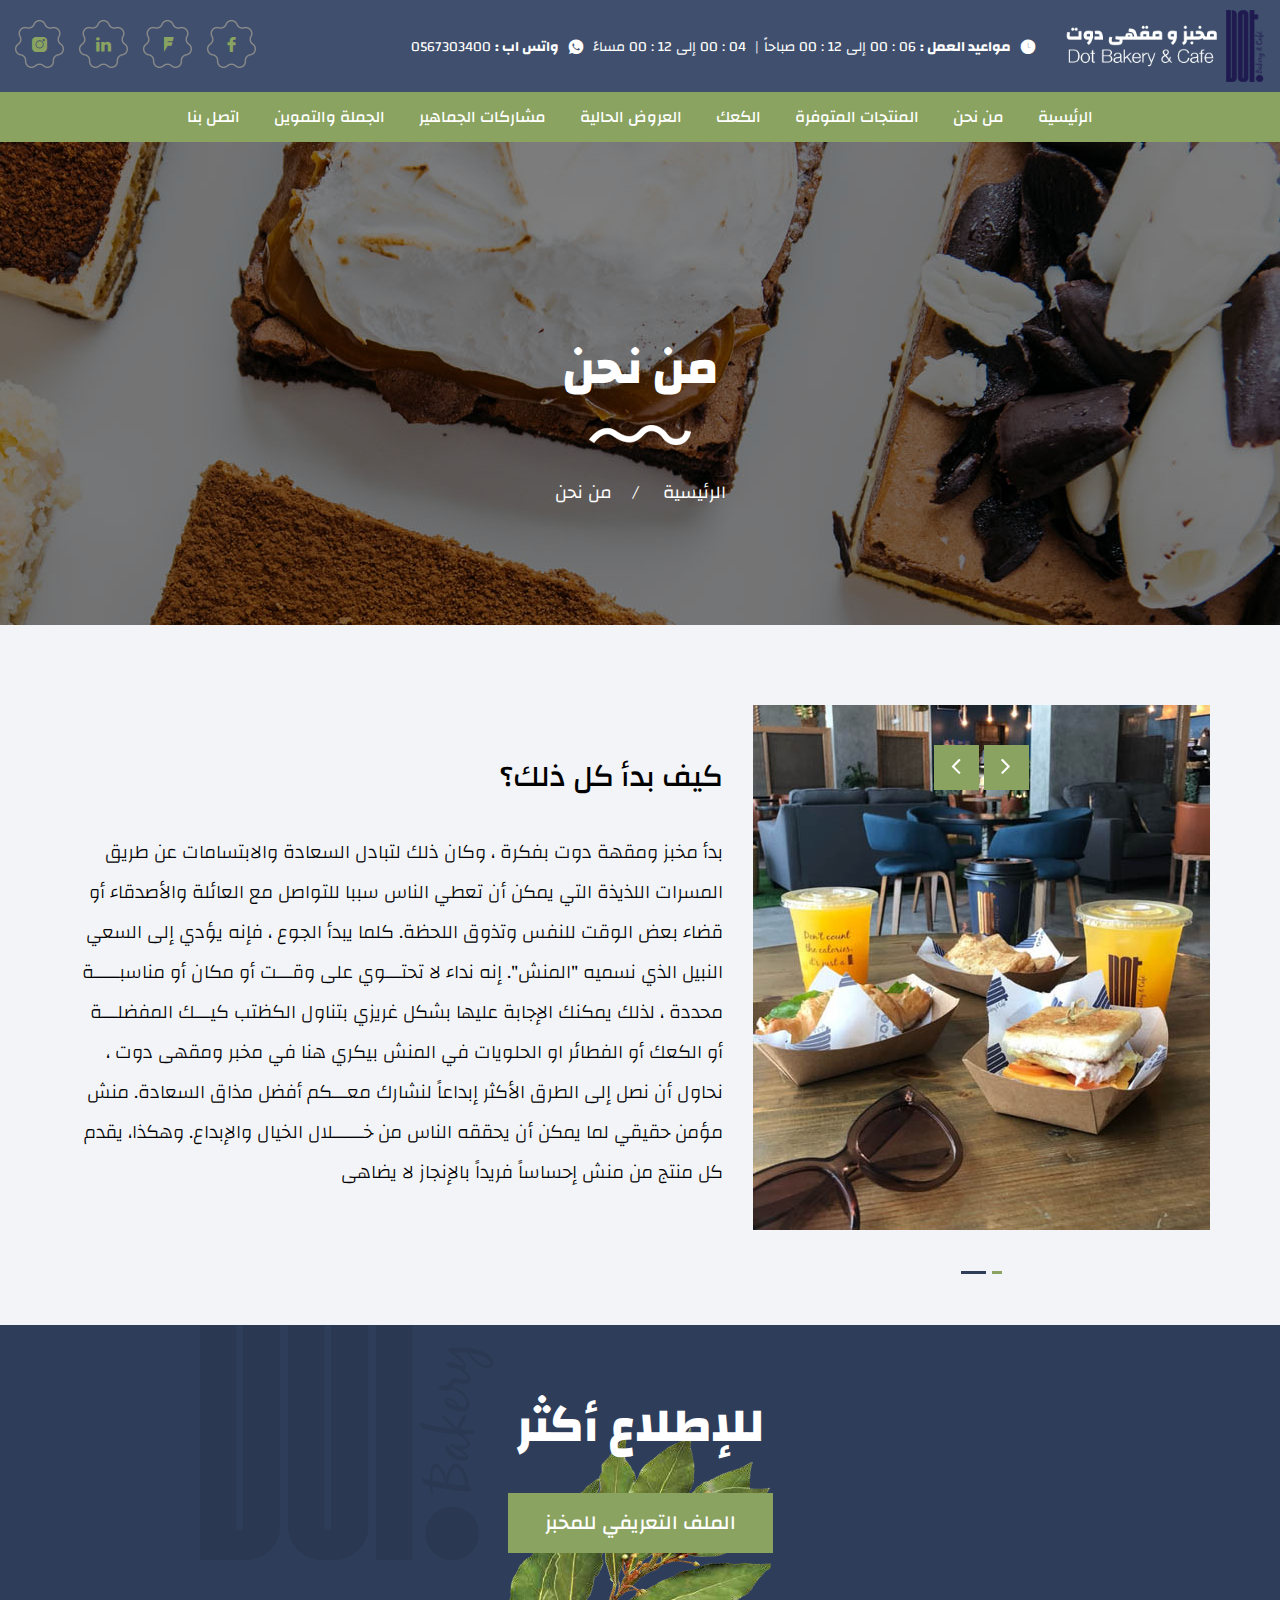
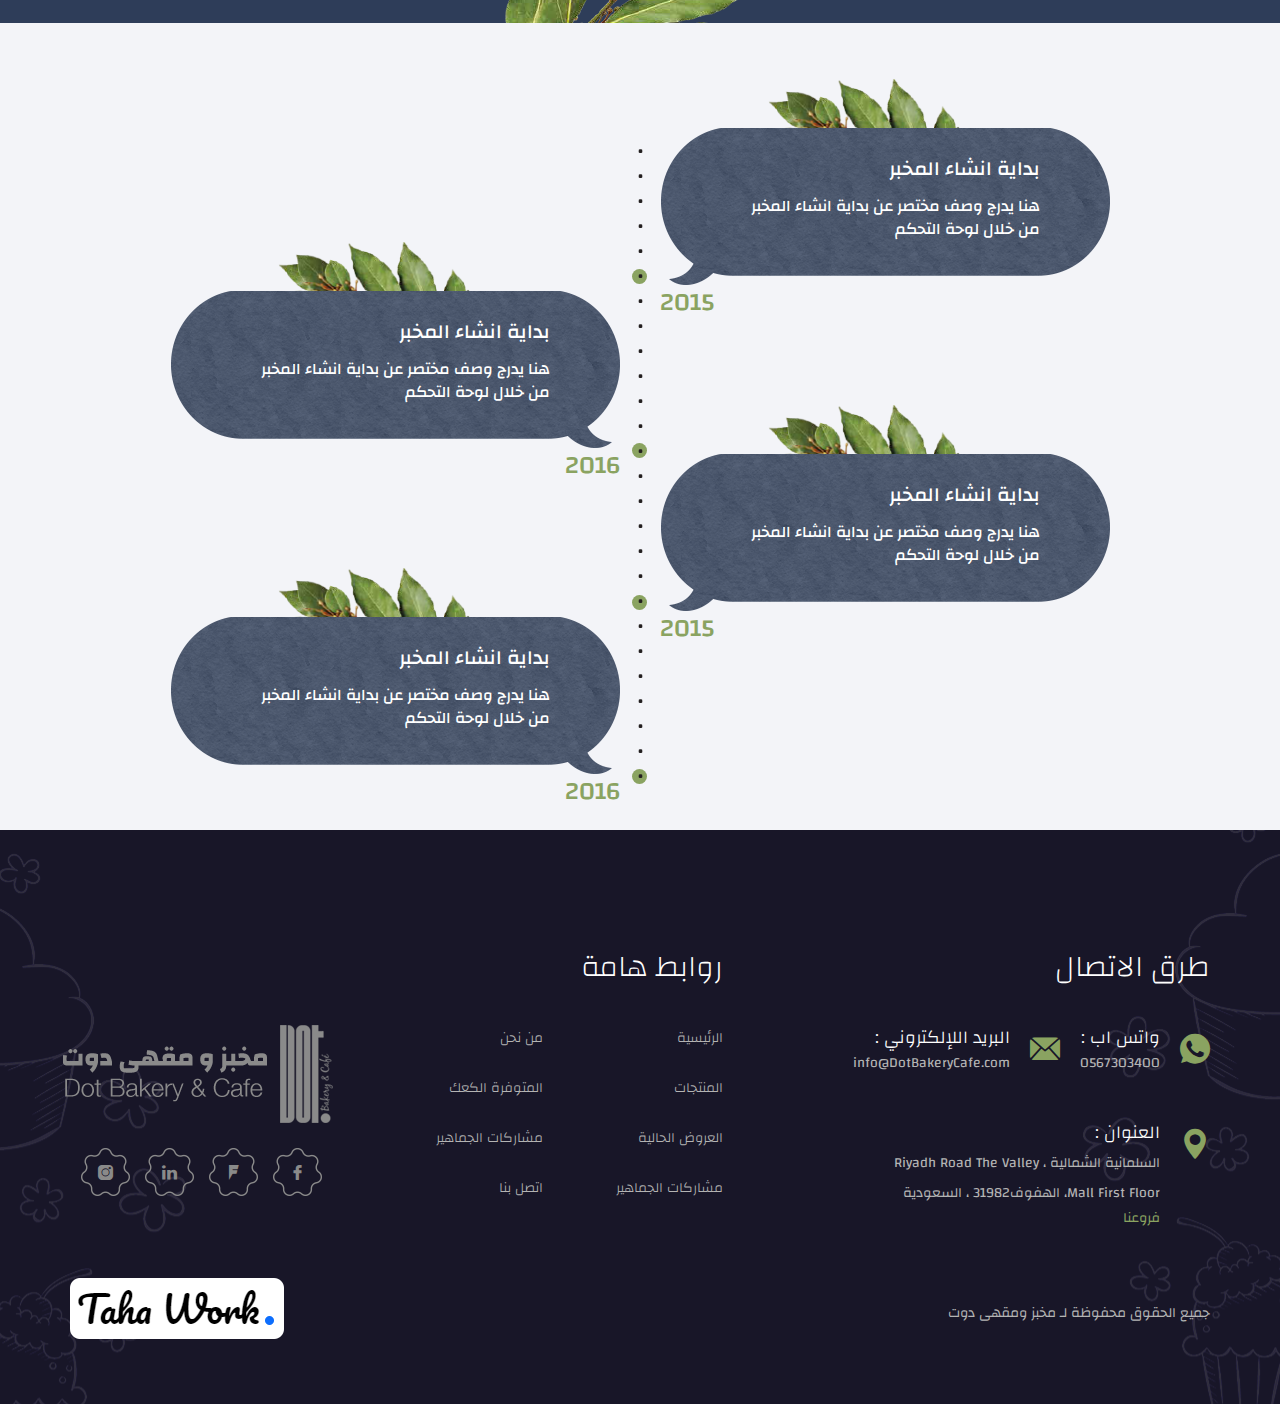
<file: AboutUs.html>
<!DOCTYPE html>
<html>
<head>
    
   <meta charset="UTF-8" />
    <!-- IE Compatibility Meta -->
   <meta http-equiv="X-UA-Compatible" content="IE=edge">
    <!-- First Mobile Meta  -->
   <meta name="viewport" content="width=device-width, initial-scale=1">
    
    <title></title>
    
	<link href="https://fonts.googleapis.com/css?family=Changa:200,300,400,500,700&display=swap" rel="stylesheet">
    
    
    <link href="css/flaticon.css" rel='stylesheet' type='text/css'>

	<link rel="stylesheet" href="css/animate.css" />
    <link rel="stylesheet" href="css/bootstrap.css" />
    <link rel="stylesheet" href="css/bootstrap-rtl.css" />
    <link rel="stylesheet" href="css/font-awesome.min.css" />
    <link rel="stylesheet" href="css/jquery.bxslider.css" />
    <link rel="stylesheet" href="css/owl.carousel.css" />
    <link rel="stylesheet" href="css/style.css" />
    <link rel="stylesheet" href="css/responisve.css" />
        
          
   <!--[if lt IE 9]>
       <script src="js/html5shiv.min.js"></script>
       <script src="js/respond.min.js"></script>
   <![endif]-->
  
    
</head>
<body>

    <div class="menuMobile">
    	
    	<div class="BgClose"></div>
    	<div class="menuContent">
    		<div class="headMenu clearfix">
	    		<i href="#" class="closeX"><i class="fa fa-close"></i></i>
    		</div>
    		<ul class="menuRes">
	   			<li><a href="#">الرئيسية</a></li>
	   			<li><a href="#"> من نحن</a></li>
	   			<li><a href="#">المنتجات المتوفرة</a></li>
	   			<li><a href="#">الكعك</a></li>
	   			<li><a href="#">العروض الحالية</a></li>
	   			<li><a href="#">مشاركات الجماهير</a></li>
	   			<li><a href="#">الجملة والتموين</a></li>
	   			<li><a href="#">اتصل بنا</a></li>
    		</ul>
    	</div>
    	
    	
    </div>
 
 
    <div class="transformPage">
    	
	   <div class="header">
	   		<div class="topHead">
		   		<div class="container-fluid clearfix">
		   			<a href="#" class="logo"><img src="images/logo.png" alt="" /></a>
		   			<ul class="time clearfix">
		   				<li>
		   					<h2 class="title"><i class="flaticon-clock"></i> : مواعيد العمل</h2> 
		   					<span> 06 : 00 إلى  12 : 00 صباحاً</span> 
		   					<span>04 : 00 إلى  12 : 00 مساءً</span> 
	   					</li>
		   				<li><h2 class="title"><i class="flaticon-whatsapp"></i>  : واتس اب</h2> <a href="tel:0567303400">0567303400</a></li>
		   			</ul>
		   			<ul class="socialHeader">
		   				<li><a href="#" class="flaticon-instagram"></a></li>
		   				<li><a href="#" class="flaticon-linkedin-logo"></a></li>
		   				<li><a href="#" class="flaticon-foursquare"></a></li>
		   				<li><a href="#" class="flaticon-facebook-logo"></a></li>
		   			</ul>
		   		
		   		</div>
	   		</div>
	   		<div class="menuHeader">
				<i class="openMenu fa fa-bars"></i>
		   		<ul class="menuLinks">
		   			<li><a href="#">الرئيسية</a></li>
		   			<li><a href="#"> من نحن</a></li>
		   			<li><a href="#">المنتجات المتوفرة</a></li>
		   			<li><a href="#">الكعك</a></li>
		   			<li><a href="#">العروض الحالية</a></li>
		   			<li><a href="#">مشاركات الجماهير</a></li>
		   			<li><a href="#">الجملة والتموين</a></li>
		   			<li><a href="#">اتصل بنا</a></li>
		   		</ul>
	   		</div>
	   		
	   		
	   </div>
	    
 		<div class="breadCrumbs">
 			<img src="images/breadCrumbBg.jpg" class="bg" alt="" />
 			<div class="container">
 				<h2 class="title">من نحن</h2>
 				<img src="images/breadLine.png" class="line" alt="" />
 				<ul>
 					<li><a href="#">الرئيسية</a></li>
 					<li>من نحن</li>
 				</ul>
 			</div>
 		</div>
	 
	 	<div class="AboutPage">
	 		<div class="container">
	 			<div class="row">
	 				<div class="col-md-5">
				        <div id="OwlAboutSlider" class="OwlAboutSlider Owl">
				            
				            <div class="item">
				            	<div class="image">
				            		<img src="images/AboutPageSlider.jpg" alt="" />
				            	</div>
				            </div>
				            <div class="item">
				            	<div class="image">
				            		<img src="images/AboutPageSlider.jpg" alt="" />
				            	</div>
				            </div>
				  
				        </div>
	 				</div>
	 				<div class="col-md-7">
	 					<div class="details">
	 						<h2 class="title">كيف بدأ كل ذلك؟</h2>
	 						<div class="desc">
								بدأ مخبز ومقهة دوت بفكرة ، وكان ذلك لتبادل السعادة والابتسامات عن طريق المسرات اللذيذة التي يمكن أن تعطي الناس سببا للتواصل مع العائلة والأصدقاء أو قضاء بعض الوقت للنفس وتذوق اللحظة. كلما يبدأ الجوع ، فإنه يؤدي إلى السعي النبيل الذي نسميه "المنش". إنه نداء لا تحتـــوي على وقـــت أو مكان أو مناسبـــــة محددة ، لذلك يمكنك الإجابة عليها بشكل غريزي بتناول الكظتب كيـــك المفضلـــة أو الكعك أو الفطائر او الحلويات في المنش بيكري
								هنا في مخبر ومقهى دوت ، نحاول أن نصل إلى الطرق الأكثر إبداعاً لنشارك معـــكم أفضل مذاق السعادة. منش مؤمن حقيقي لما يمكن أن يحققه الناس من خــــــلال الخيال والإبداع. وهكذا، يقدم كل منتج من منش إحساساً فريداً بالإنجاز لا يضاهى
	 						</div>
	 					</div>
	 				</div>
	 			</div>
	 		</div>
	 	</div>
	 
	 	<div class="aboutSection">
	 		<img src="images/aboutBg.png" class="Bg" alt="" />
	 		<img src="images/contactImgBg.png" class="image" alt="" />
	 		<h2 class="title">للإطلاع أكثر</h2>
	 		<a href="#" class="btnSection">الملف التعريفي للمخبز</a>
	 	</div>
	 
	 	<div class="timeLine">
	 		<div class="container">
	 			<div class="items clearfix">
	 				<div class="bgDots"></div>
	 				<div class="item">
	 					<img src="images/timeLineBgGreen.png" class="imageGreen" alt="" />
	 					<img src="images/timeLineBgRight.png" class="image" alt="" />
	 					<img src="images/timeLineBgRightActive.png" class="Active" alt="" />
	 					<h2 class="title">بداية انشاء المخبر</h2>
	 					<div class="desc">
	 						هنا يدرج وصف مختصر عن بداية انشاء المخبر
							من خلال لوحة التحكم
	 					</div>
	 					<span class="date">2015</span>
	 				</div>
	 				<div class="clearfix"></div>
	 				<div class="item itemLeft">
	 					<img src="images/timeLineBgGreen.png" class="imageGreen" alt="" />
	 					<img src="images/timeLineBgLeft.png" class="image" alt="" />
	 					<img src="images/timeLineBgLeftActive.png" class="Active" alt="" />
	 					<h2 class="title">بداية انشاء المخبر</h2>
	 					<div class="desc">
	 						هنا يدرج وصف مختصر عن بداية انشاء المخبر
							من خلال لوحة التحكم
	 					</div>
	 					<span class="date">2016</span>
	 				</div>
	 				<div class="clearfix"></div>
	 				<div class="item">
	 					<img src="images/timeLineBgGreen.png" class="imageGreen" alt="" />
	 					<img src="images/timeLineBgRight.png" class="image" alt="" />
	 					<img src="images/timeLineBgRightActive.png" class="Active" alt="" />
	 					<h2 class="title">بداية انشاء المخبر</h2>
	 					<div class="desc">
	 						هنا يدرج وصف مختصر عن بداية انشاء المخبر
							من خلال لوحة التحكم
	 					</div>
	 					<span class="date">2015</span>
	 				</div>
	 				<div class="clearfix"></div>
	 				<div class="item itemLeft">
	 					<img src="images/timeLineBgGreen.png" class="imageGreen" alt="" />
	 					<img src="images/timeLineBgLeft.png" class="image" alt="" />
	 					<img src="images/timeLineBgLeftActive.png" class="Active" alt="" />
	 					<h2 class="title">بداية انشاء المخبر</h2>
	 					<div class="desc">
	 						هنا يدرج وصف مختصر عن بداية انشاء المخبر
							من خلال لوحة التحكم
	 					</div>
	 					<span class="date">2016</span>
	 				</div>
	 		
	 		
	 			</div>
	 		</div>
	 	</div>
	 	
	 	
	 	
	    <footer class="footer">
	    	<div class="animateLeft"></div>
	    	<div class="animateRight"></div>
	    	<div class="container">
	    		<div class="row">
	    			<div class="col-md-5">
	    				<h2 class="titleFooter">طرق الاتصال</h2>
	    				<div class="clearfix info">
	    					<div class="itemInfo">
	    						<i class="flaticon-whatsapp"></i>
	    						<h2 class="title">واتس اب : </h2>
	    						<a class="text" href="tel:0567303400">0567303400</a>
	    					</div>
	    					<div class="itemInfo">
	    						<i class="flaticon-mail"></i>
	    						<h2 class="title">البريد اللإلكتروني : </h2>
	    						<a class="text" href="mailto:info@DotBakeryCafe.com">info@DotBakeryCafe.com</a>
	    					</div>
	    				</div>
						<div class="itemInfo">
							<i class="flaticon-maps-and-flags"></i>
							<h2 class="title">العنوان : </h2>
							<div  class="text desc">السلمانية الشمالية ، Riyadh Road The 
								Valley Mall First Floor،  الهفوف‎ 31982، السعودية</div>
								<a href="#" class="branches">فروعنا</a>
						</div>
	    			</div>
	    			<div class="col-md-4">
	    				<h2 class="titleFooter">روابط هامة</h2>
	    				<ul class="linksFooter clearfix">
	    					<li><a href="#">الرئيسية</a></li>
	    					<li><a href="#">من نحن</a></li>
	    					<li><a href="#">المنتجات</a></li>
	    					<li><a href="#">المتوفرة الكعك</a></li>
	    					<li><a href="#">العروض الحالية</a></li>
	    					<li><a href="#">مشاركات الجماهير</a></li>
	    					<li><a href="#">مشاركات الجماهير</a></li>
	    					<li><a href="#">اتصل بنا</a></li>
	    				</ul>
	    			</div>
	    			<div class="col-md-3">
	    				<div class="socialFooter">
	    					<a href="#" class="logoFooter"><img src="images/logoFooter.png" alt="" /></a>
				   			<ul class="social clearfix">
				   				<li><a href="#" class="flaticon-instagram"></a></li>
				   				<li><a href="#" class="flaticon-linkedin-logo"></a></li>
				   				<li><a href="#" class="flaticon-foursquare"></a></li>
				   				<li><a href="#" class="flaticon-facebook-logo"></a></li>
				   			</ul>
	    				</div>
	    			</div>
	    		</div>
	    
	    		<div class="footerDown clearfix">
	    			<a href="#" class="logoTaha"><img src="images/logoTaha.png" alt="" /></a>
	    			<div class="copyRights">جميع الحقوق محفوظة لـ مخبز ومقهى دوت</div>
	    		</div>
	    
	    	</div>
	    </footer>
	    
    
   
    </div>
    	
	    

     
     
     
    
    <script src="js/jquery-1.11.2.min.js"></script>
    <script src="js/bootstrap.min.js"></script>
    <script src="js/jquery.bxslider.min.js"></script>
    <script src="js/owl.carousel.js"></script>
    <script src="js/wow.min.js"></script>
    <script src="js/scrollIt.min.js"></script>
    <script src="js/custom.js"></script>
    
</body>

</html>
</file>
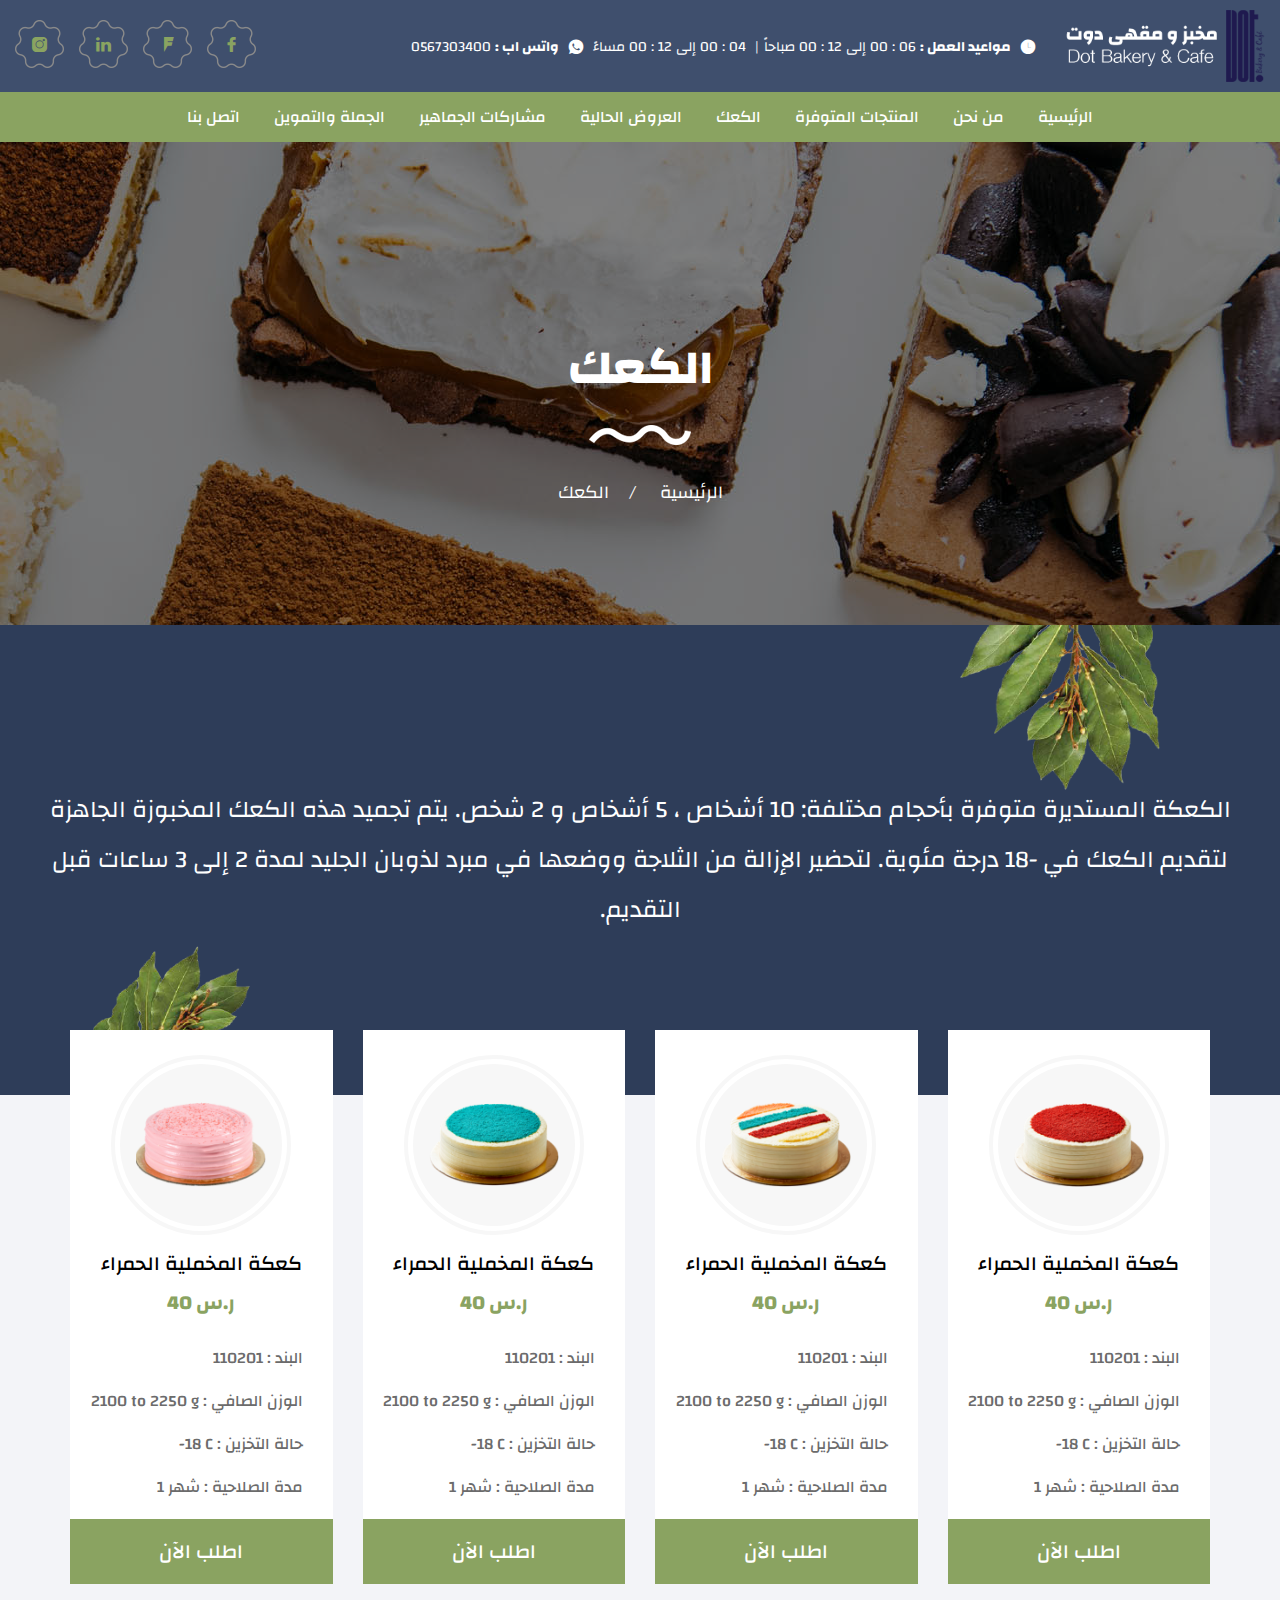
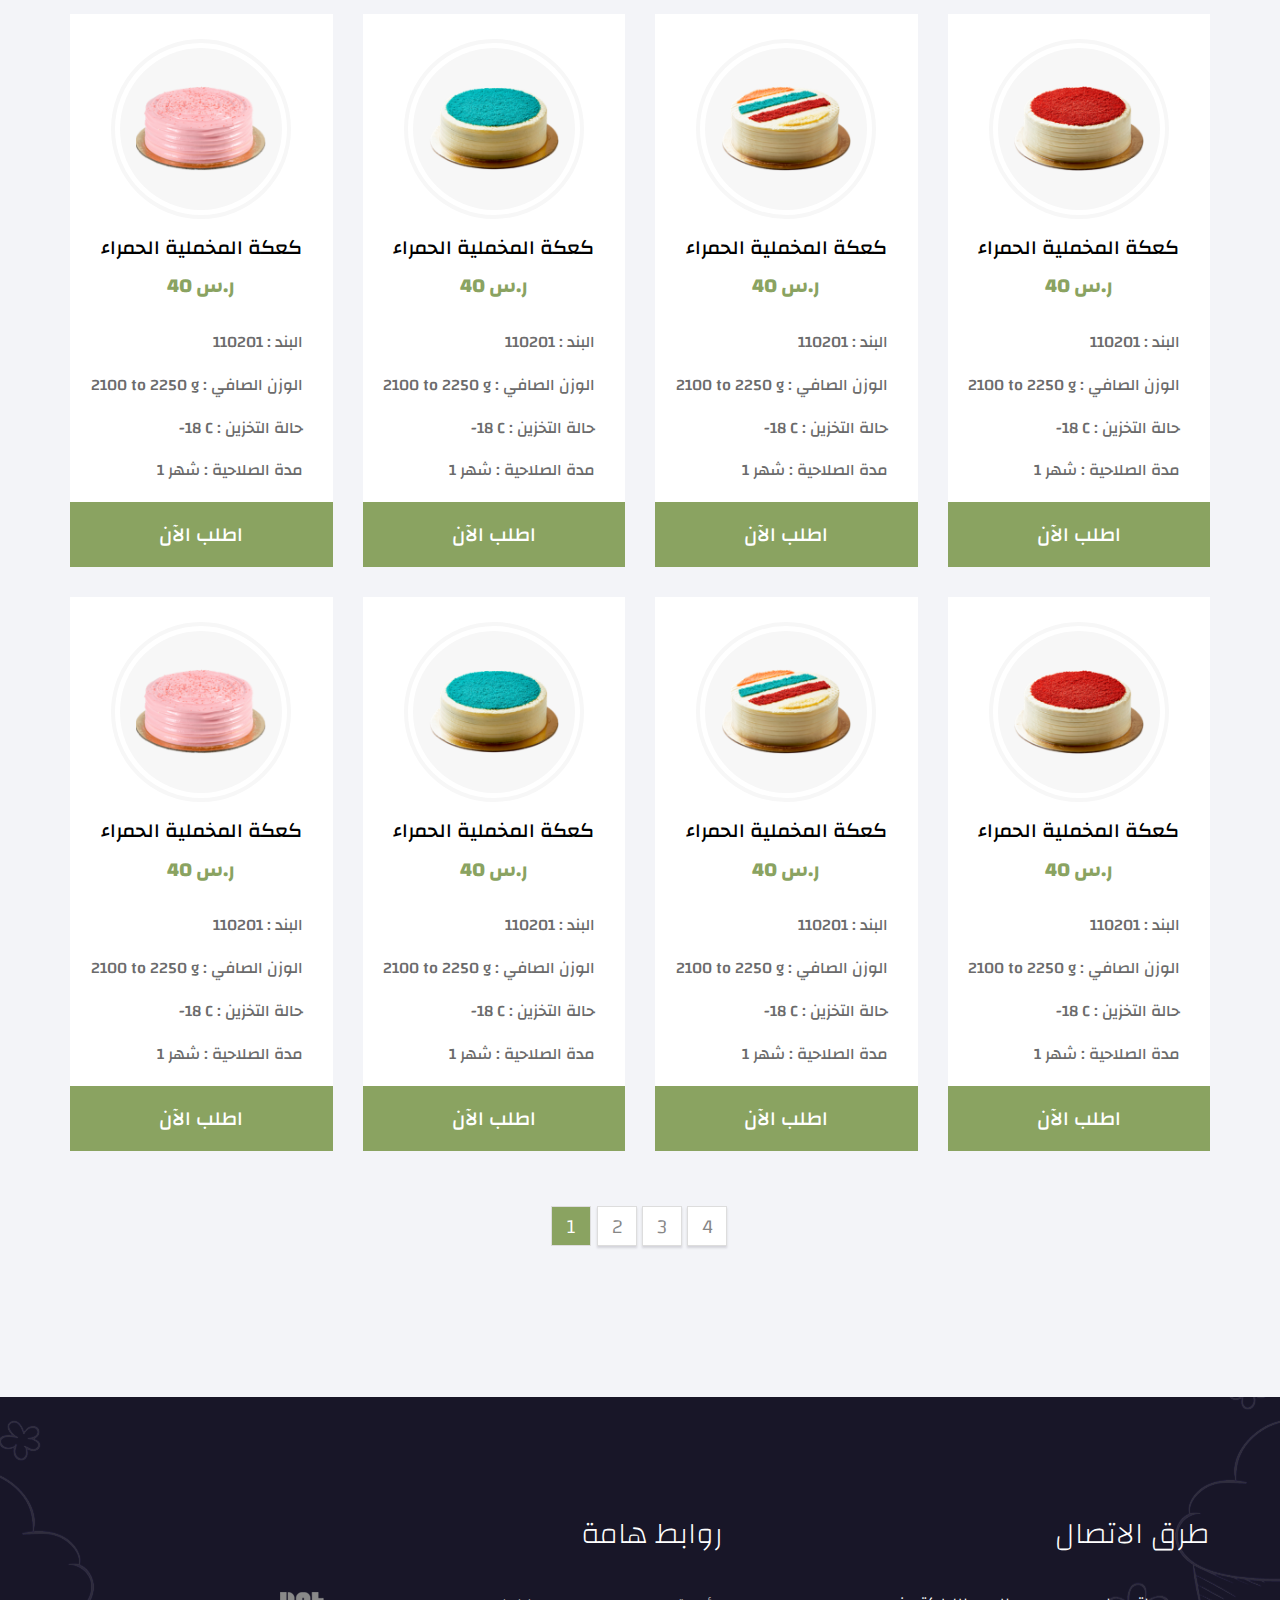
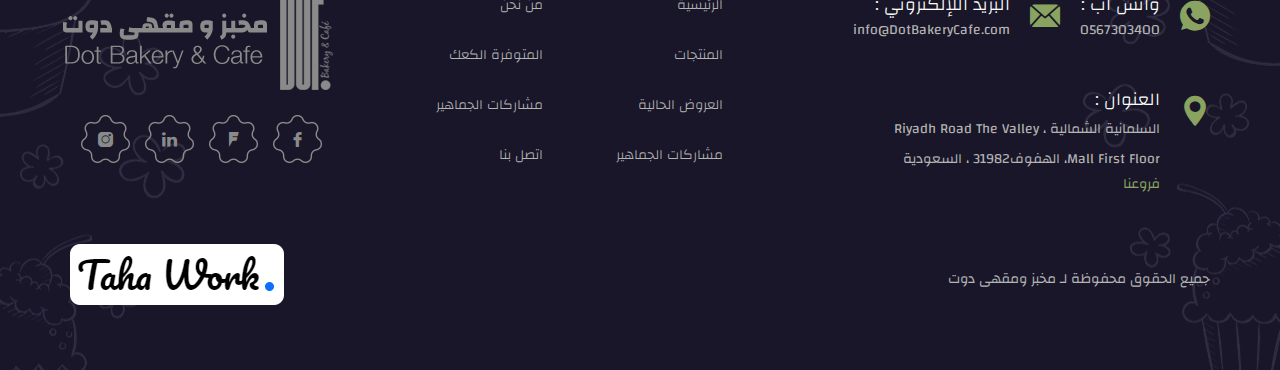
<file: cake.html>
<!DOCTYPE html>
<html>
<head>
    
   <meta charset="UTF-8" />
    <!-- IE Compatibility Meta -->
   <meta http-equiv="X-UA-Compatible" content="IE=edge">
    <!-- First Mobile Meta  -->
   <meta name="viewport" content="width=device-width, initial-scale=1">
    
    <title></title>
    
	<link href="https://fonts.googleapis.com/css?family=Changa:200,300,400,500,700&display=swap" rel="stylesheet">
    
    
    <link href="css/flaticon.css" rel='stylesheet' type='text/css'>

	<link rel="stylesheet" href="css/animate.css" />
    <link rel="stylesheet" href="css/bootstrap.css" />
    <link rel="stylesheet" href="css/bootstrap-rtl.css" />
    <link rel="stylesheet" href="css/font-awesome.min.css" />
    <link rel="stylesheet" href="css/jquery.bxslider.css" />
    <link rel="stylesheet" href="css/owl.carousel.css" />
    <link rel="stylesheet" href="css/style.css" />
    <link rel="stylesheet" href="css/responisve.css" />
        
          
   <!--[if lt IE 9]>
       <script src="js/html5shiv.min.js"></script>
       <script src="js/respond.min.js"></script>
   <![endif]-->
  
    
</head>
<body>

    <div class="menuMobile">
    	
    	<div class="BgClose"></div>
    	<div class="menuContent">
    		<div class="headMenu clearfix">
	    		<i href="#" class="closeX"><i class="fa fa-close"></i></i>
    		</div>
    		<ul class="menuRes">
	   			<li><a href="#">الرئيسية</a></li>
	   			<li><a href="#"> من نحن</a></li>
	   			<li><a href="#">المنتجات المتوفرة</a></li>
	   			<li><a href="#">الكعك</a></li>
	   			<li><a href="#">العروض الحالية</a></li>
	   			<li><a href="#">مشاركات الجماهير</a></li>
	   			<li><a href="#">الجملة والتموين</a></li>
	   			<li><a href="#">اتصل بنا</a></li>
    		</ul>
    	</div>
    	
    	
    </div>
 
 
    <div class="transformPage">
    	
	   <div class="header">
	   		<div class="topHead">
		   		<div class="container-fluid clearfix">
		   			<a href="#" class="logo"><img src="images/logo.png" alt="" /></a>
		   			<ul class="time clearfix">
		   				<li>
		   					<h2 class="title"><i class="flaticon-clock"></i> : مواعيد العمل</h2> 
		   					<span> 06 : 00 إلى  12 : 00 صباحاً</span> 
		   					<span>04 : 00 إلى  12 : 00 مساءً</span> 
	   					</li>
		   				<li><h2 class="title"><i class="flaticon-whatsapp"></i>  : واتس اب</h2> <a href="tel:0567303400">0567303400</a></li>
		   			</ul>
		   			<ul class="socialHeader">
		   				<li><a href="#" class="flaticon-instagram"></a></li>
		   				<li><a href="#" class="flaticon-linkedin-logo"></a></li>
		   				<li><a href="#" class="flaticon-foursquare"></a></li>
		   				<li><a href="#" class="flaticon-facebook-logo"></a></li>
		   			</ul>
		   		
		   		</div>
	   		</div>
	   		<div class="menuHeader">
				<i class="openMenu fa fa-bars"></i>
		   		<ul class="menuLinks">
		   			<li><a href="#">الرئيسية</a></li>
		   			<li><a href="#"> من نحن</a></li>
		   			<li><a href="#">المنتجات المتوفرة</a></li>
		   			<li><a href="#">الكعك</a></li>
		   			<li><a href="#">العروض الحالية</a></li>
		   			<li><a href="#">مشاركات الجماهير</a></li>
		   			<li><a href="#">الجملة والتموين</a></li>
		   			<li><a href="#">اتصل بنا</a></li>
		   		</ul>
	   		</div>
	   		
	   		
	   </div>
	    
 		<div class="breadCrumbs">
 			<img src="images/breadCrumbBg.jpg" class="bg" alt="" />
 			<div class="container">
 				<h2 class="title">الكعك</h2>
 				<img src="images/breadLine.png" class="line" alt="" />
 				<ul>
 					<li><a href="#">الرئيسية</a></li>
 					<li>الكعك</li>
 				</ul>
 			</div>
 		</div>
 		
 		<div class="cakeHead">
 			<img src="images/ImageCake1.png" class="imageTop" alt="" />
 			<div class="desc">
 				الكعكة المستديرة متوفرة بأحجام مختلفة: 10 أشخاص ، 5 أشخاص و 2 شخص. يتم تجميد هذه الكعك المخبوزة الجاهزة لتقديم الكعك
				في -18 درجة مئوية. لتحضير الإزالة من الثلاجة ووضعها في مبرد لذوبان الجليد لمدة 2 إلى 3 ساعات قبل التقديم.
 			</div>
 			<img src="images/ImageCake2.png" class="imageDown" alt="" />			
 		</div>
	 
	 	<div class="cakePage">
	 		<div class="container">
	 			<div class="row">
	 				<div class="col-md-3">
	 					<div class="cake">
	 						<div class="image">
	 							<img src="images/cake.png" alt="" />
	 						</div>
	 						<center>
		 						<a href="#" class="title">كعكة المخملية الحمراء</a>
		 						<span class="price">40 ر.س</span>
	 						</center>
	 						<ul class="listDetails">
	 							<li>البند : <span>110201</span></li>
	 							<li>الوزن الصافي : <span>2100 to 2250 g</span></li>
	 							<li>حالة التخزين : <span>-18 C</span></li>
	 							<li>مدة الصلاحية : <span> شهر  1</span></li>
	 						</ul>
	 						<a href="#" class="btnCake">اطلب الآن</a>
	 					</div>
	 				</div>
	 				<div class="col-md-3">
	 					<div class="cake">
	 						<div class="image">
	 							<img src="images/cake2.png" alt="" />
	 						</div>
	 						<center>
		 						<a href="#" class="title">كعكة المخملية الحمراء</a>
		 						<span class="price">40 ر.س</span>
	 						</center>
	 						<ul class="listDetails">
	 							<li>البند : <span>110201</span></li>
	 							<li>الوزن الصافي : <span>2100 to 2250 g</span></li>
	 							<li>حالة التخزين : <span>-18 C</span></li>
	 							<li>مدة الصلاحية : <span> شهر  1</span></li>
	 						</ul>
	 						<a href="#" class="btnCake">اطلب الآن</a>
	 					</div>
	 				</div>
	 				<div class="col-md-3">
	 					<div class="cake">
	 						<div class="image">
	 							<img src="images/cake3.png" alt="" />
	 						</div>
	 						<center>
		 						<a href="#" class="title">كعكة المخملية الحمراء</a>
		 						<span class="price">40 ر.س</span>
	 						</center>
	 						<ul class="listDetails">
	 							<li>البند : <span>110201</span></li>
	 							<li>الوزن الصافي : <span>2100 to 2250 g</span></li>
	 							<li>حالة التخزين : <span>-18 C</span></li>
	 							<li>مدة الصلاحية : <span> شهر  1</span></li>
	 						</ul>
	 						<a href="#" class="btnCake">اطلب الآن</a>
	 					</div>
	 				</div>
	 				<div class="col-md-3">
	 					<div class="cake">
	 						<div class="image">
	 							<img src="images/cake4.png" alt="" />
	 						</div>
	 						<center>
		 						<a href="#" class="title">كعكة المخملية الحمراء</a>
		 						<span class="price">40 ر.س</span>
	 						</center>
	 						<ul class="listDetails">
	 							<li>البند : <span>110201</span></li>
	 							<li>الوزن الصافي : <span>2100 to 2250 g</span></li>
	 							<li>حالة التخزين : <span>-18 C</span></li>
	 							<li>مدة الصلاحية : <span> شهر  1</span></li>
	 						</ul>
	 						<a href="#" class="btnCake">اطلب الآن</a>
	 					</div>
	 				</div>
	 				<div class="col-md-3">
	 					<div class="cake">
	 						<div class="image">
	 							<img src="images/cake.png" alt="" />
	 						</div>
	 						<center>
		 						<a href="#" class="title">كعكة المخملية الحمراء</a>
		 						<span class="price">40 ر.س</span>
	 						</center>
	 						<ul class="listDetails">
	 							<li>البند : <span>110201</span></li>
	 							<li>الوزن الصافي : <span>2100 to 2250 g</span></li>
	 							<li>حالة التخزين : <span>-18 C</span></li>
	 							<li>مدة الصلاحية : <span> شهر  1</span></li>
	 						</ul>
	 						<a href="#" class="btnCake">اطلب الآن</a>
	 					</div>
	 				</div>
	 				<div class="col-md-3">
	 					<div class="cake">
	 						<div class="image">
	 							<img src="images/cake2.png" alt="" />
	 						</div>
	 						<center>
		 						<a href="#" class="title">كعكة المخملية الحمراء</a>
		 						<span class="price">40 ر.س</span>
	 						</center>
	 						<ul class="listDetails">
	 							<li>البند : <span>110201</span></li>
	 							<li>الوزن الصافي : <span>2100 to 2250 g</span></li>
	 							<li>حالة التخزين : <span>-18 C</span></li>
	 							<li>مدة الصلاحية : <span> شهر  1</span></li>
	 						</ul>
	 						<a href="#" class="btnCake">اطلب الآن</a>
	 					</div>
	 				</div>
	 				<div class="col-md-3">
	 					<div class="cake">
	 						<div class="image">
	 							<img src="images/cake3.png" alt="" />
	 						</div>
	 						<center>
		 						<a href="#" class="title">كعكة المخملية الحمراء</a>
		 						<span class="price">40 ر.س</span>
	 						</center>
	 						<ul class="listDetails">
	 							<li>البند : <span>110201</span></li>
	 							<li>الوزن الصافي : <span>2100 to 2250 g</span></li>
	 							<li>حالة التخزين : <span>-18 C</span></li>
	 							<li>مدة الصلاحية : <span> شهر  1</span></li>
	 						</ul>
	 						<a href="#" class="btnCake">اطلب الآن</a>
	 					</div>
	 				</div>
	 				<div class="col-md-3">
	 					<div class="cake">
	 						<div class="image">
	 							<img src="images/cake4.png" alt="" />
	 						</div>
	 						<center>
		 						<a href="#" class="title">كعكة المخملية الحمراء</a>
		 						<span class="price">40 ر.س</span>
	 						</center>
	 						<ul class="listDetails">
	 							<li>البند : <span>110201</span></li>
	 							<li>الوزن الصافي : <span>2100 to 2250 g</span></li>
	 							<li>حالة التخزين : <span>-18 C</span></li>
	 							<li>مدة الصلاحية : <span> شهر  1</span></li>
	 						</ul>
	 						<a href="#" class="btnCake">اطلب الآن</a>
	 					</div>
	 				</div>
	 				<div class="col-md-3">
	 					<div class="cake">
	 						<div class="image">
	 							<img src="images/cake.png" alt="" />
	 						</div>
	 						<center>
		 						<a href="#" class="title">كعكة المخملية الحمراء</a>
		 						<span class="price">40 ر.س</span>
	 						</center>
	 						<ul class="listDetails">
	 							<li>البند : <span>110201</span></li>
	 							<li>الوزن الصافي : <span>2100 to 2250 g</span></li>
	 							<li>حالة التخزين : <span>-18 C</span></li>
	 							<li>مدة الصلاحية : <span> شهر  1</span></li>
	 						</ul>
	 						<a href="#" class="btnCake">اطلب الآن</a>
	 					</div>
	 				</div>
	 				<div class="col-md-3">
	 					<div class="cake">
	 						<div class="image">
	 							<img src="images/cake2.png" alt="" />
	 						</div>
	 						<center>
		 						<a href="#" class="title">كعكة المخملية الحمراء</a>
		 						<span class="price">40 ر.س</span>
	 						</center>
	 						<ul class="listDetails">
	 							<li>البند : <span>110201</span></li>
	 							<li>الوزن الصافي : <span>2100 to 2250 g</span></li>
	 							<li>حالة التخزين : <span>-18 C</span></li>
	 							<li>مدة الصلاحية : <span> شهر  1</span></li>
	 						</ul>
	 						<a href="#" class="btnCake">اطلب الآن</a>
	 					</div>
	 				</div>
	 				<div class="col-md-3">
	 					<div class="cake">
	 						<div class="image">
	 							<img src="images/cake3.png" alt="" />
	 						</div>
	 						<center>
		 						<a href="#" class="title">كعكة المخملية الحمراء</a>
		 						<span class="price">40 ر.س</span>
	 						</center>
	 						<ul class="listDetails">
	 							<li>البند : <span>110201</span></li>
	 							<li>الوزن الصافي : <span>2100 to 2250 g</span></li>
	 							<li>حالة التخزين : <span>-18 C</span></li>
	 							<li>مدة الصلاحية : <span> شهر  1</span></li>
	 						</ul>
	 						<a href="#" class="btnCake">اطلب الآن</a>
	 					</div>
	 				</div>
	 				<div class="col-md-3">
	 					<div class="cake">
	 						<div class="image">
	 							<img src="images/cake4.png" alt="" />
	 						</div>
	 						<center>
		 						<a href="#" class="title">كعكة المخملية الحمراء</a>
		 						<span class="price">40 ر.س</span>
	 						</center>
	 						<ul class="listDetails">
	 							<li>البند : <span>110201</span></li>
	 							<li>الوزن الصافي : <span>2100 to 2250 g</span></li>
	 							<li>حالة التخزين : <span>-18 C</span></li>
	 							<li>مدة الصلاحية : <span> شهر  1</span></li>
	 						</ul>
	 						<a href="#" class="btnCake">اطلب الآن</a>
	 					</div>
	 				</div>
	 		 	
	 	
	 			</div>
	            <ul class="pagination">
	                
	                  <li><a href="#" class="active">1</a></li>
	                  <li><a href="#">2</a></li>
	                  <li><a href="#">3</a></li>
	                  <li><a href="#">4</a></li>
	            </ul>
	 		</div>
	 	</div>
	    
	    <footer class="footer">
	    	<div class="animateLeft"></div>
	    	<div class="animateRight"></div>
	    	<div class="container">
	    		<div class="row">
	    			<div class="col-md-5">
	    				<h2 class="titleFooter">طرق الاتصال</h2>
	    				<div class="clearfix info">
	    					<div class="itemInfo">
	    						<i class="flaticon-whatsapp"></i>
	    						<h2 class="title">واتس اب : </h2>
	    						<a class="text" href="tel:0567303400">0567303400</a>
	    					</div>
	    					<div class="itemInfo">
	    						<i class="flaticon-mail"></i>
	    						<h2 class="title">البريد اللإلكتروني : </h2>
	    						<a class="text" href="mailto:info@DotBakeryCafe.com">info@DotBakeryCafe.com</a>
	    					</div>
	    				</div>
						<div class="itemInfo">
							<i class="flaticon-maps-and-flags"></i>
							<h2 class="title">العنوان : </h2>
							<div  class="text desc">السلمانية الشمالية ، Riyadh Road The 
								Valley Mall First Floor،  الهفوف‎ 31982، السعودية</div>
								<a href="#" class="branches">فروعنا</a>
						</div>
	    			</div>
	    			<div class="col-md-4">
	    				<h2 class="titleFooter">روابط هامة</h2>
	    				<ul class="linksFooter clearfix">
	    					<li><a href="#">الرئيسية</a></li>
	    					<li><a href="#">من نحن</a></li>
	    					<li><a href="#">المنتجات</a></li>
	    					<li><a href="#">المتوفرة الكعك</a></li>
	    					<li><a href="#">العروض الحالية</a></li>
	    					<li><a href="#">مشاركات الجماهير</a></li>
	    					<li><a href="#">مشاركات الجماهير</a></li>
	    					<li><a href="#">اتصل بنا</a></li>
	    				</ul>
	    			</div>
	    			<div class="col-md-3">
	    				<div class="socialFooter">
	    					<a href="#" class="logoFooter"><img src="images/logoFooter.png" alt="" /></a>
				   			<ul class="social clearfix">
				   				<li><a href="#" class="flaticon-instagram"></a></li>
				   				<li><a href="#" class="flaticon-linkedin-logo"></a></li>
				   				<li><a href="#" class="flaticon-foursquare"></a></li>
				   				<li><a href="#" class="flaticon-facebook-logo"></a></li>
				   			</ul>
	    				</div>
	    			</div>
	    		</div>
	    
	    		<div class="footerDown clearfix">
	    			<a href="#" class="logoTaha"><img src="images/logoTaha.png" alt="" /></a>
	    			<div class="copyRights">جميع الحقوق محفوظة لـ مخبز ومقهى دوت</div>
	    		</div>
	    
	    	</div>
	    </footer>
	    
    
   
    </div>
    	
	    

     
     
     
    
    <script src="js/jquery-1.11.2.min.js"></script>
    <script src="js/bootstrap.min.js"></script>
    <script src="js/jquery.bxslider.min.js"></script>
    <script src="js/owl.carousel.js"></script>
    <script src="js/wow.min.js"></script>
    <script src="js/scrollIt.min.js"></script>
    <script src="js/custom.js"></script>
    
</body>

</html>
</file>
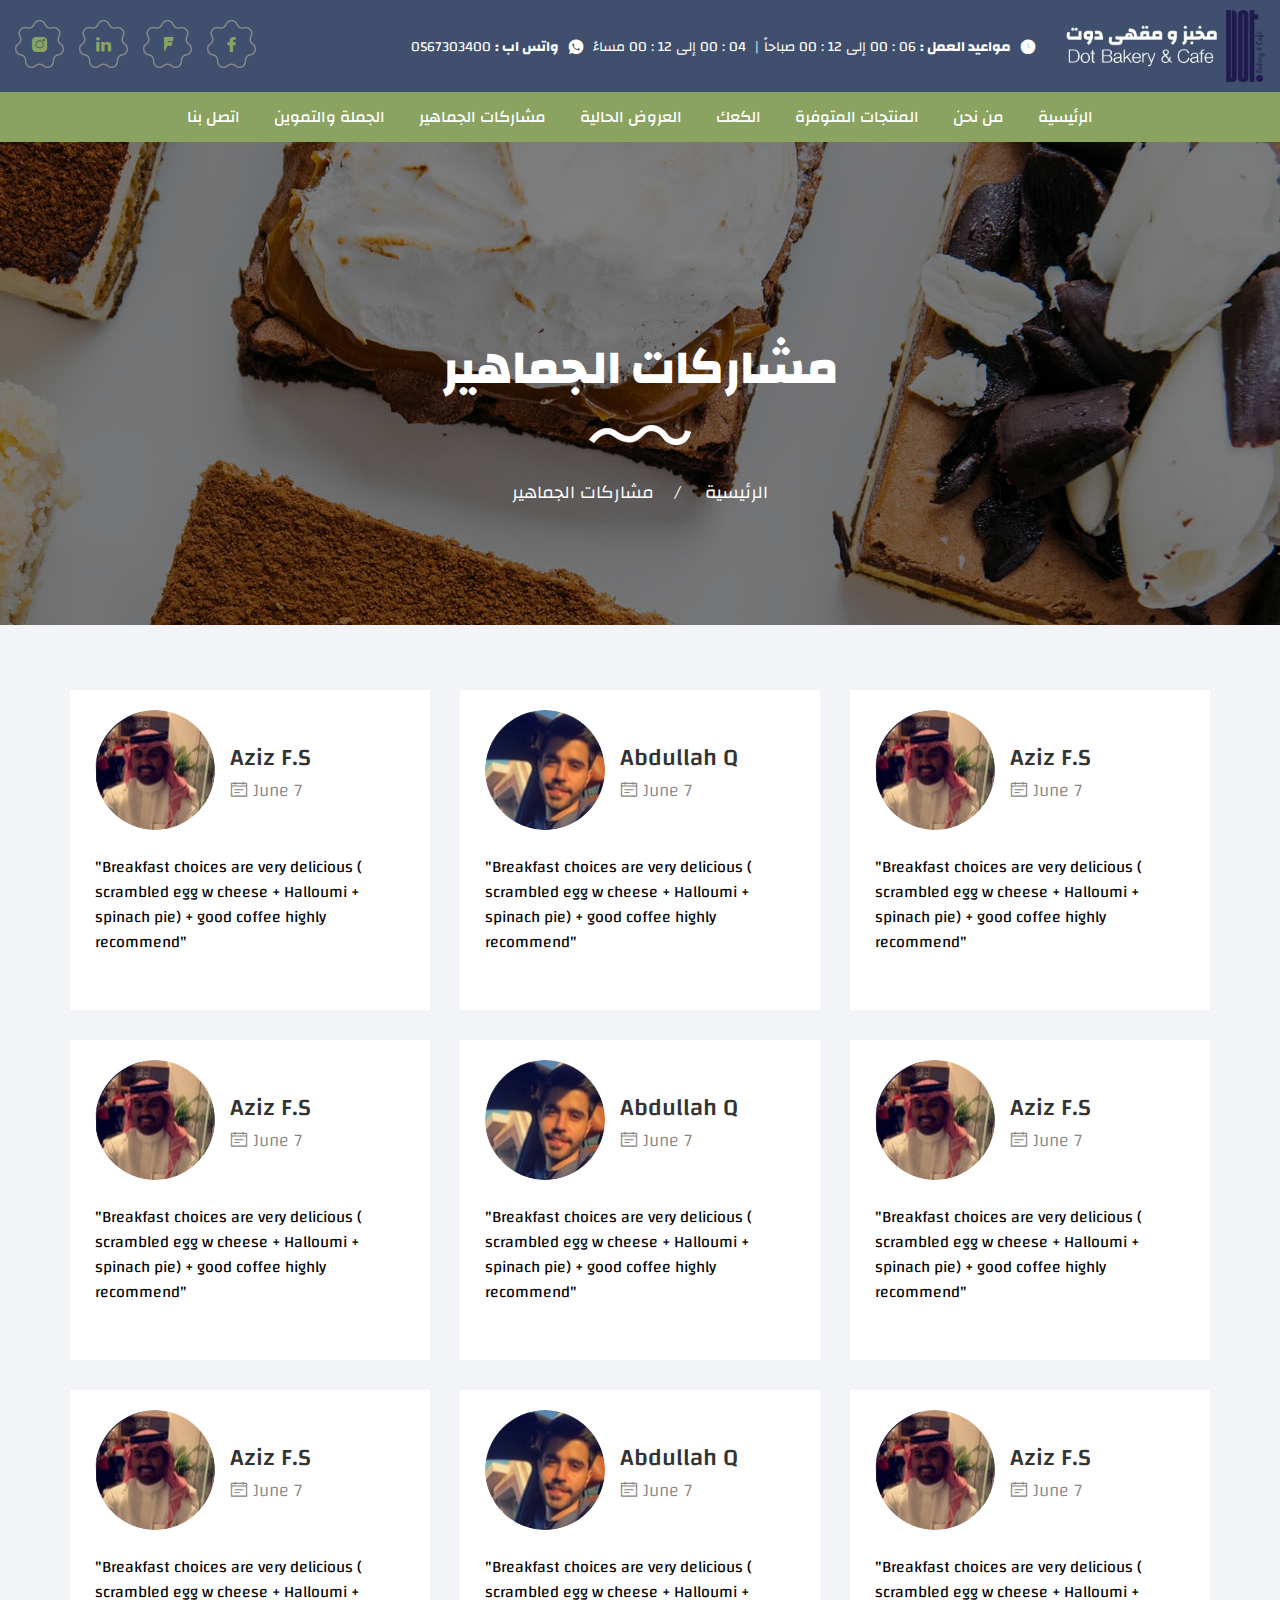
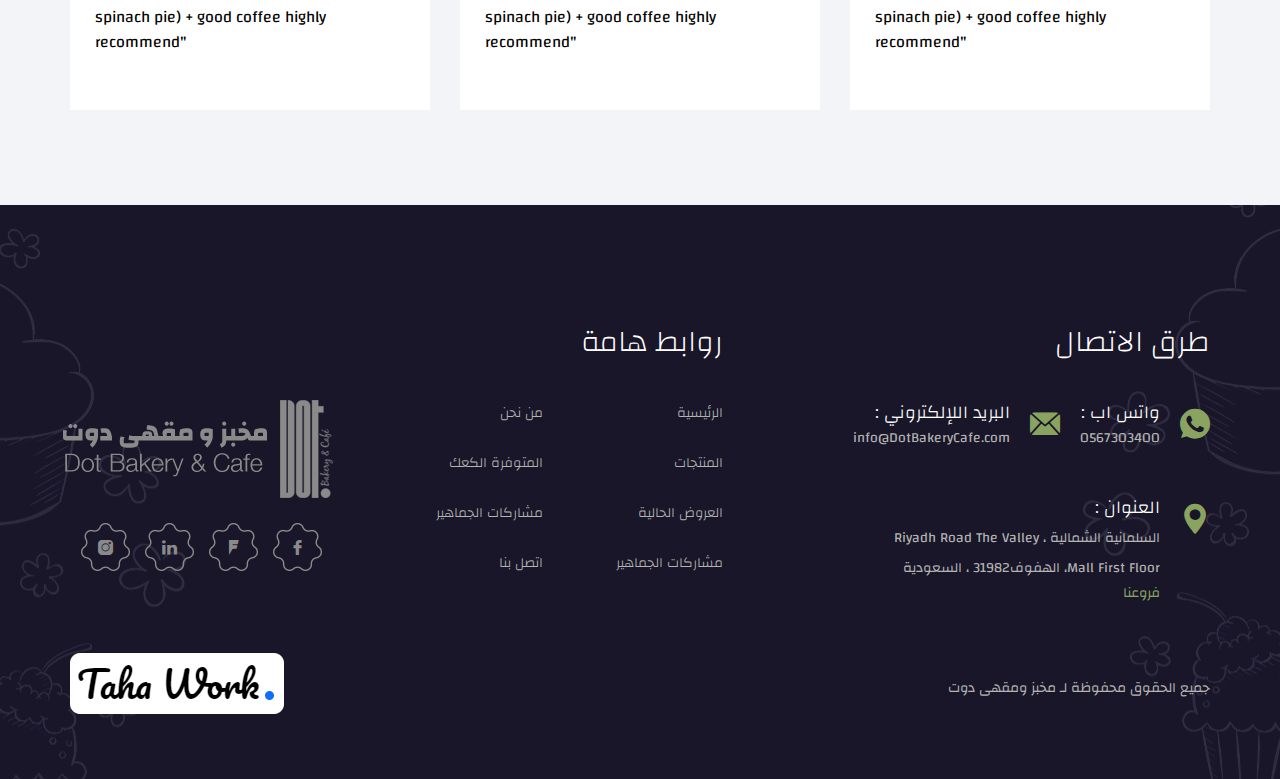
<file: comments.html>
<!DOCTYPE html>
<html>
<head>
    
   <meta charset="UTF-8" />
    <!-- IE Compatibility Meta -->
   <meta http-equiv="X-UA-Compatible" content="IE=edge">
    <!-- First Mobile Meta  -->
   <meta name="viewport" content="width=device-width, initial-scale=1">
    
    <title></title>
    
	<link href="https://fonts.googleapis.com/css?family=Changa:200,300,400,500,700&display=swap" rel="stylesheet">
    
    
    <link href="css/flaticon.css" rel='stylesheet' type='text/css'>

	<link rel="stylesheet" href="css/animate.css" />
    <link rel="stylesheet" href="css/bootstrap.css" />
    <link rel="stylesheet" href="css/bootstrap-rtl.css" />
    <link rel="stylesheet" href="css/font-awesome.min.css" />
    <link rel="stylesheet" href="css/jquery.bxslider.css" />
    <link rel="stylesheet" href="css/owl.carousel.css" />
    <link rel="stylesheet" href="css/style.css" />
    <link rel="stylesheet" href="css/responisve.css" />
        
          
   <!--[if lt IE 9]>
       <script src="js/html5shiv.min.js"></script>
       <script src="js/respond.min.js"></script>
   <![endif]-->
  
    
</head>
<body>

    <div class="menuMobile">
    	
    	<div class="BgClose"></div>
    	<div class="menuContent">
    		<div class="headMenu clearfix">
	    		<i href="#" class="closeX"><i class="fa fa-close"></i></i>
    		</div>
    		<ul class="menuRes">
	   			<li><a href="#">الرئيسية</a></li>
	   			<li><a href="#"> من نحن</a></li>
	   			<li><a href="#">المنتجات المتوفرة</a></li>
	   			<li><a href="#">الكعك</a></li>
	   			<li><a href="#">العروض الحالية</a></li>
	   			<li><a href="#">مشاركات الجماهير</a></li>
	   			<li><a href="#">الجملة والتموين</a></li>
	   			<li><a href="#">اتصل بنا</a></li>
    		</ul>
    	</div>
    	
    	
    </div>
 
 
    <div class="transformPage">
    	
	   <div class="header">
	   		<div class="topHead">
		   		<div class="container-fluid clearfix">
		   			<a href="#" class="logo"><img src="images/logo.png" alt="" /></a>
		   			<ul class="time clearfix">
		   				<li>
		   					<h2 class="title"><i class="flaticon-clock"></i> : مواعيد العمل</h2> 
		   					<span> 06 : 00 إلى  12 : 00 صباحاً</span> 
		   					<span>04 : 00 إلى  12 : 00 مساءً</span> 
	   					</li>
		   				<li><h2 class="title"><i class="flaticon-whatsapp"></i>  : واتس اب</h2> <a href="tel:0567303400">0567303400</a></li>
		   			</ul>
		   			<ul class="socialHeader">
		   				<li><a href="#" class="flaticon-instagram"></a></li>
		   				<li><a href="#" class="flaticon-linkedin-logo"></a></li>
		   				<li><a href="#" class="flaticon-foursquare"></a></li>
		   				<li><a href="#" class="flaticon-facebook-logo"></a></li>
		   			</ul>
		   		
		   		</div>
	   		</div>
	   		<div class="menuHeader">
				<i class="openMenu fa fa-bars"></i>
		   		<ul class="menuLinks">
		   			<li><a href="#">الرئيسية</a></li>
		   			<li><a href="#"> من نحن</a></li>
		   			<li><a href="#">المنتجات المتوفرة</a></li>
		   			<li><a href="#">الكعك</a></li>
		   			<li><a href="#">العروض الحالية</a></li>
		   			<li><a href="#">مشاركات الجماهير</a></li>
		   			<li><a href="#">الجملة والتموين</a></li>
		   			<li><a href="#">اتصل بنا</a></li>
		   		</ul>
	   		</div>
	   		
	   		
	   </div>
	    
 		<div class="breadCrumbs">
 			<img src="images/breadCrumbBg.jpg" class="bg" alt="" />
 			<div class="container">
 				<h2 class="title">مشاركات الجماهير</h2>
 				<img src="images/breadLine.png" class="line" alt="" />
 				<ul>
 					<li><a href="#">الرئيسية</a></li>
 					<li>مشاركات الجماهير</li>
 				</ul>
 			</div>
 		</div>
	 
	 	<div class="commentsPage">
	 		<div class="container">
	 			<div class="row">
	 				<div class="col-md-4">
		            	<div class="user">
		            		<div class="userHead clearfix">
		            			<img src="images/clientImage.png" alt="" />
		            			<div class="details">
			            			<h2 class="name">Aziz F.S</h2>
			            			<span class="date"><i class="flaticon-calendar"></i> June 7</span>
		            			</div>
		            		</div>
		            		<div class="desc">
		            			"Breakfast choices are very delicious ( scrambled egg w cheese + Halloumi + spinach pie) + good coffee highly recommend"
		            		</div>
		            	</div>
	 				</div>
	 				<div class="col-md-4">
		            	<div class="user">
		            		<div class="userHead clearfix">
		            			<img src="images/clientImage3.png" alt="" />
		            			<div class="details">
			            			<h2 class="name">Abdullah Q</h2>
			            			<span class="date"><i class="flaticon-calendar"></i> June 7</span>
		            			</div>
		            		</div>
		            		<div class="desc">
		            			"Breakfast choices are very delicious ( scrambled egg w cheese + Halloumi + spinach pie) + good coffee highly recommend"
		            		</div>
		            	</div>
	 				</div>
	 				<div class="col-md-4">
		            	<div class="user">
		            		<div class="userHead clearfix">
		            			<img src="images/clientImage.png" alt="" />
		            			<div class="details">
			            			<h2 class="name">Aziz F.S</h2>
			            			<span class="date"><i class="flaticon-calendar"></i> June 7</span>
		            			</div>
		            		</div>
		            		<div class="desc">
		            			"Breakfast choices are very delicious ( scrambled egg w cheese + Halloumi + spinach pie) + good coffee highly recommend"
		            		</div>
		            	</div>
	 				</div>
	 				<div class="col-md-4">
		            	<div class="user">
		            		<div class="userHead clearfix">
		            			<img src="images/clientImage.png" alt="" />
		            			<div class="details">
			            			<h2 class="name">Aziz F.S</h2>
			            			<span class="date"><i class="flaticon-calendar"></i> June 7</span>
		            			</div>
		            		</div>
		            		<div class="desc">
		            			"Breakfast choices are very delicious ( scrambled egg w cheese + Halloumi + spinach pie) + good coffee highly recommend"
		            		</div>
		            	</div>
	 				</div>
	 				<div class="col-md-4">
		            	<div class="user">
		            		<div class="userHead clearfix">
		            			<img src="images/clientImage3.png" alt="" />
		            			<div class="details">
			            			<h2 class="name">Abdullah Q</h2>
			            			<span class="date"><i class="flaticon-calendar"></i> June 7</span>
		            			</div>
		            		</div>
		            		<div class="desc">
		            			"Breakfast choices are very delicious ( scrambled egg w cheese + Halloumi + spinach pie) + good coffee highly recommend"
		            		</div>
		            	</div>
	 				</div>
	 				<div class="col-md-4">
		            	<div class="user">
		            		<div class="userHead clearfix">
		            			<img src="images/clientImage.png" alt="" />
		            			<div class="details">
			            			<h2 class="name">Aziz F.S</h2>
			            			<span class="date"><i class="flaticon-calendar"></i> June 7</span>
		            			</div>
		            		</div>
		            		<div class="desc">
		            			"Breakfast choices are very delicious ( scrambled egg w cheese + Halloumi + spinach pie) + good coffee highly recommend"
		            		</div>
		            	</div>
	 				</div>
	 				<div class="col-md-4">
		            	<div class="user">
		            		<div class="userHead clearfix">
		            			<img src="images/clientImage.png" alt="" />
		            			<div class="details">
			            			<h2 class="name">Aziz F.S</h2>
			            			<span class="date"><i class="flaticon-calendar"></i> June 7</span>
		            			</div>
		            		</div>
		            		<div class="desc">
		            			"Breakfast choices are very delicious ( scrambled egg w cheese + Halloumi + spinach pie) + good coffee highly recommend"
		            		</div>
		            	</div>
	 				</div>
	 				<div class="col-md-4">
		            	<div class="user">
		            		<div class="userHead clearfix">
		            			<img src="images/clientImage3.png" alt="" />
		            			<div class="details">
			            			<h2 class="name">Abdullah Q</h2>
			            			<span class="date"><i class="flaticon-calendar"></i> June 7</span>
		            			</div>
		            		</div>
		            		<div class="desc">
		            			"Breakfast choices are very delicious ( scrambled egg w cheese + Halloumi + spinach pie) + good coffee highly recommend"
		            		</div>
		            	</div>
	 				</div>
	 				<div class="col-md-4">
		            	<div class="user">
		            		<div class="userHead clearfix">
		            			<img src="images/clientImage.png" alt="" />
		            			<div class="details">
			            			<h2 class="name">Aziz F.S</h2>
			            			<span class="date"><i class="flaticon-calendar"></i> June 7</span>
		            			</div>
		            		</div>
		            		<div class="desc">
		            			"Breakfast choices are very delicious ( scrambled egg w cheese + Halloumi + spinach pie) + good coffee highly recommend"
		            		</div>
		            	</div>
	 				</div>
	 		
	 		
	 		
	 			</div>
	 		</div>
	 	</div>
	 	
	    
	    <footer class="footer">
	    	<div class="animateLeft"></div>
	    	<div class="animateRight"></div>
	    	<div class="container">
	    		<div class="row">
	    			<div class="col-md-5">
	    				<h2 class="titleFooter">طرق الاتصال</h2>
	    				<div class="clearfix info">
	    					<div class="itemInfo">
	    						<i class="flaticon-whatsapp"></i>
	    						<h2 class="title">واتس اب : </h2>
	    						<a class="text" href="tel:0567303400">0567303400</a>
	    					</div>
	    					<div class="itemInfo">
	    						<i class="flaticon-mail"></i>
	    						<h2 class="title">البريد اللإلكتروني : </h2>
	    						<a class="text" href="mailto:info@DotBakeryCafe.com">info@DotBakeryCafe.com</a>
	    					</div>
	    				</div>
						<div class="itemInfo">
							<i class="flaticon-maps-and-flags"></i>
							<h2 class="title">العنوان : </h2>
							<div  class="text desc">السلمانية الشمالية ، Riyadh Road The 
								Valley Mall First Floor،  الهفوف‎ 31982، السعودية</div>
								<a href="#" class="branches">فروعنا</a>
						</div>
	    			</div>
	    			<div class="col-md-4">
	    				<h2 class="titleFooter">روابط هامة</h2>
	    				<ul class="linksFooter clearfix">
	    					<li><a href="#">الرئيسية</a></li>
	    					<li><a href="#">من نحن</a></li>
	    					<li><a href="#">المنتجات</a></li>
	    					<li><a href="#">المتوفرة الكعك</a></li>
	    					<li><a href="#">العروض الحالية</a></li>
	    					<li><a href="#">مشاركات الجماهير</a></li>
	    					<li><a href="#">مشاركات الجماهير</a></li>
	    					<li><a href="#">اتصل بنا</a></li>
	    				</ul>
	    			</div>
	    			<div class="col-md-3">
	    				<div class="socialFooter">
	    					<a href="#" class="logoFooter"><img src="images/logoFooter.png" alt="" /></a>
				   			<ul class="social clearfix">
				   				<li><a href="#" class="flaticon-instagram"></a></li>
				   				<li><a href="#" class="flaticon-linkedin-logo"></a></li>
				   				<li><a href="#" class="flaticon-foursquare"></a></li>
				   				<li><a href="#" class="flaticon-facebook-logo"></a></li>
				   			</ul>
	    				</div>
	    			</div>
	    		</div>
	    
	    		<div class="footerDown clearfix">
	    			<a href="#" class="logoTaha"><img src="images/logoTaha.png" alt="" /></a>
	    			<div class="copyRights">جميع الحقوق محفوظة لـ مخبز ومقهى دوت</div>
	    		</div>
	    
	    	</div>
	    </footer>
	    
    
   
    </div>
    	
	    

     
     
     
    
    <script src="js/jquery-1.11.2.min.js"></script>
    <script src="js/bootstrap.min.js"></script>
    <script src="js/jquery.bxslider.min.js"></script>
    <script src="js/owl.carousel.js"></script>
    <script src="js/wow.min.js"></script>
    <script src="js/scrollIt.min.js"></script>
    <script src="js/custom.js"></script>
    
</body>

</html>
</file>
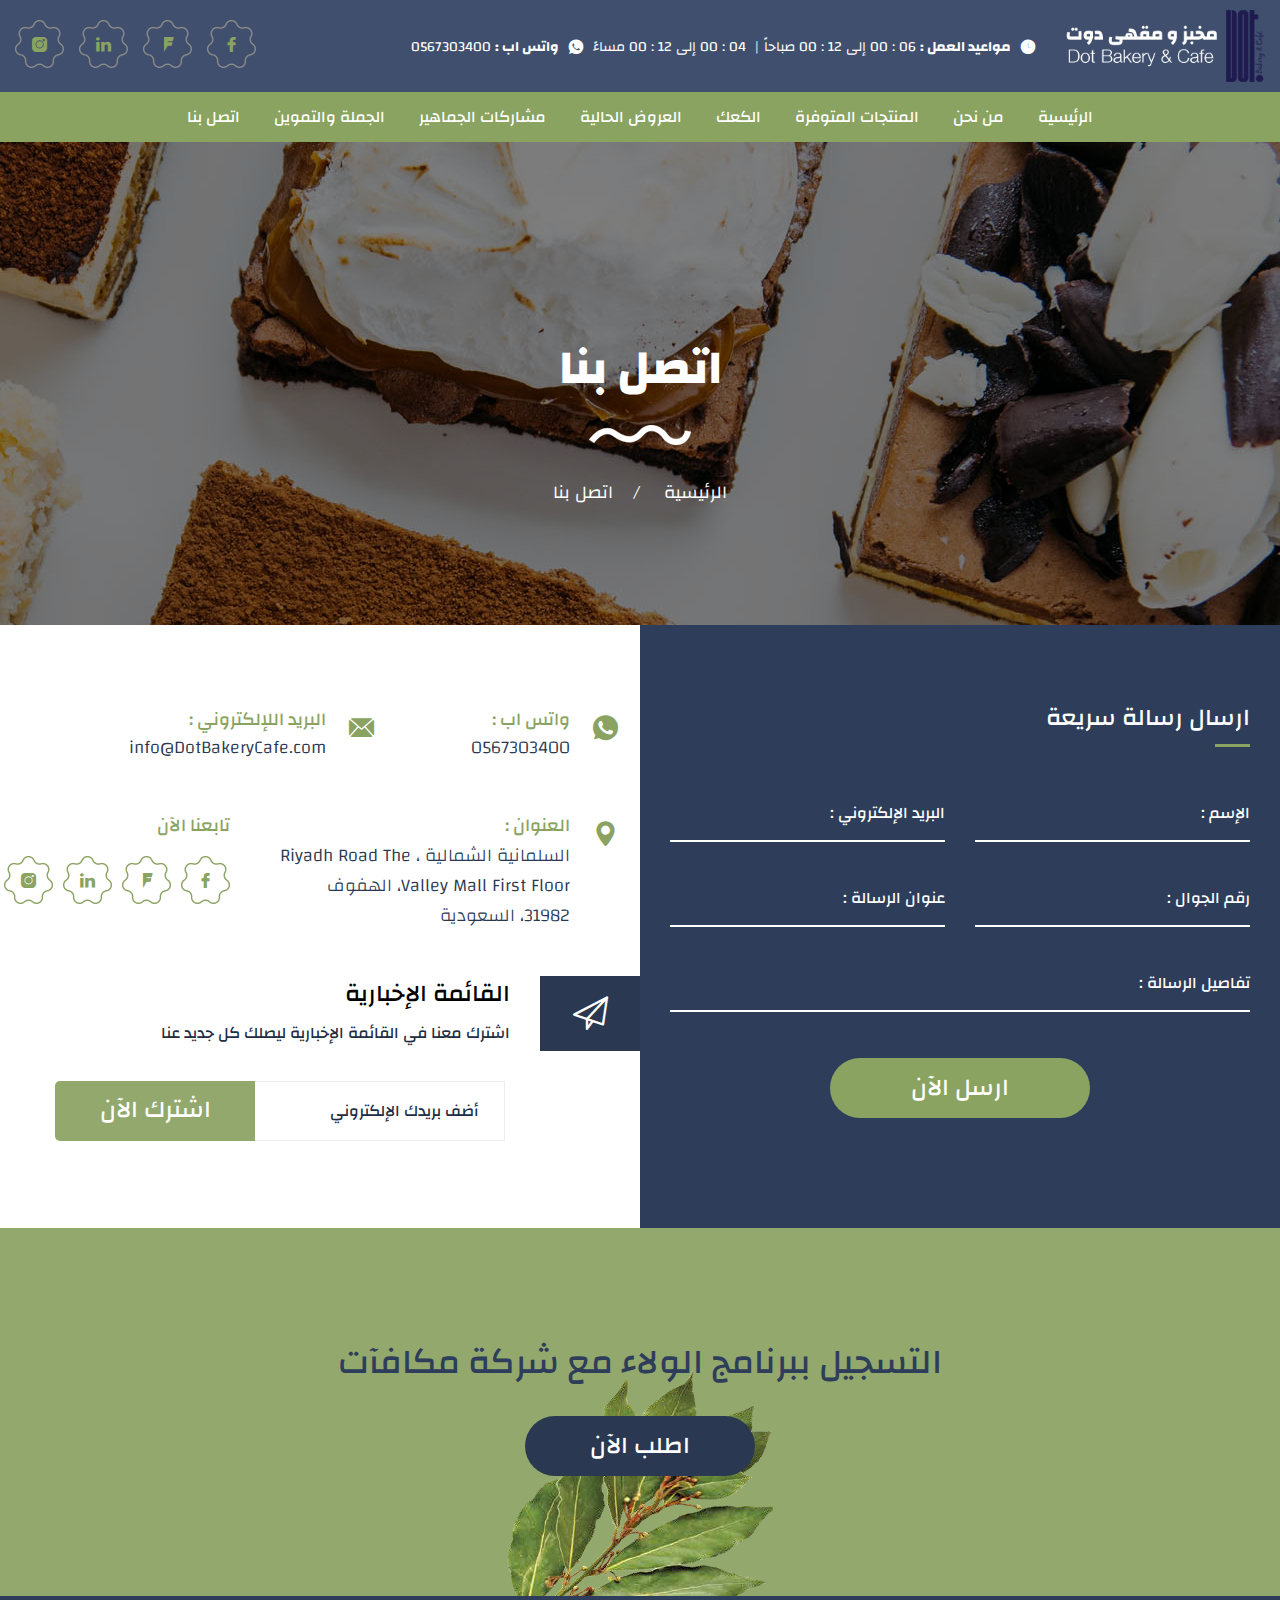
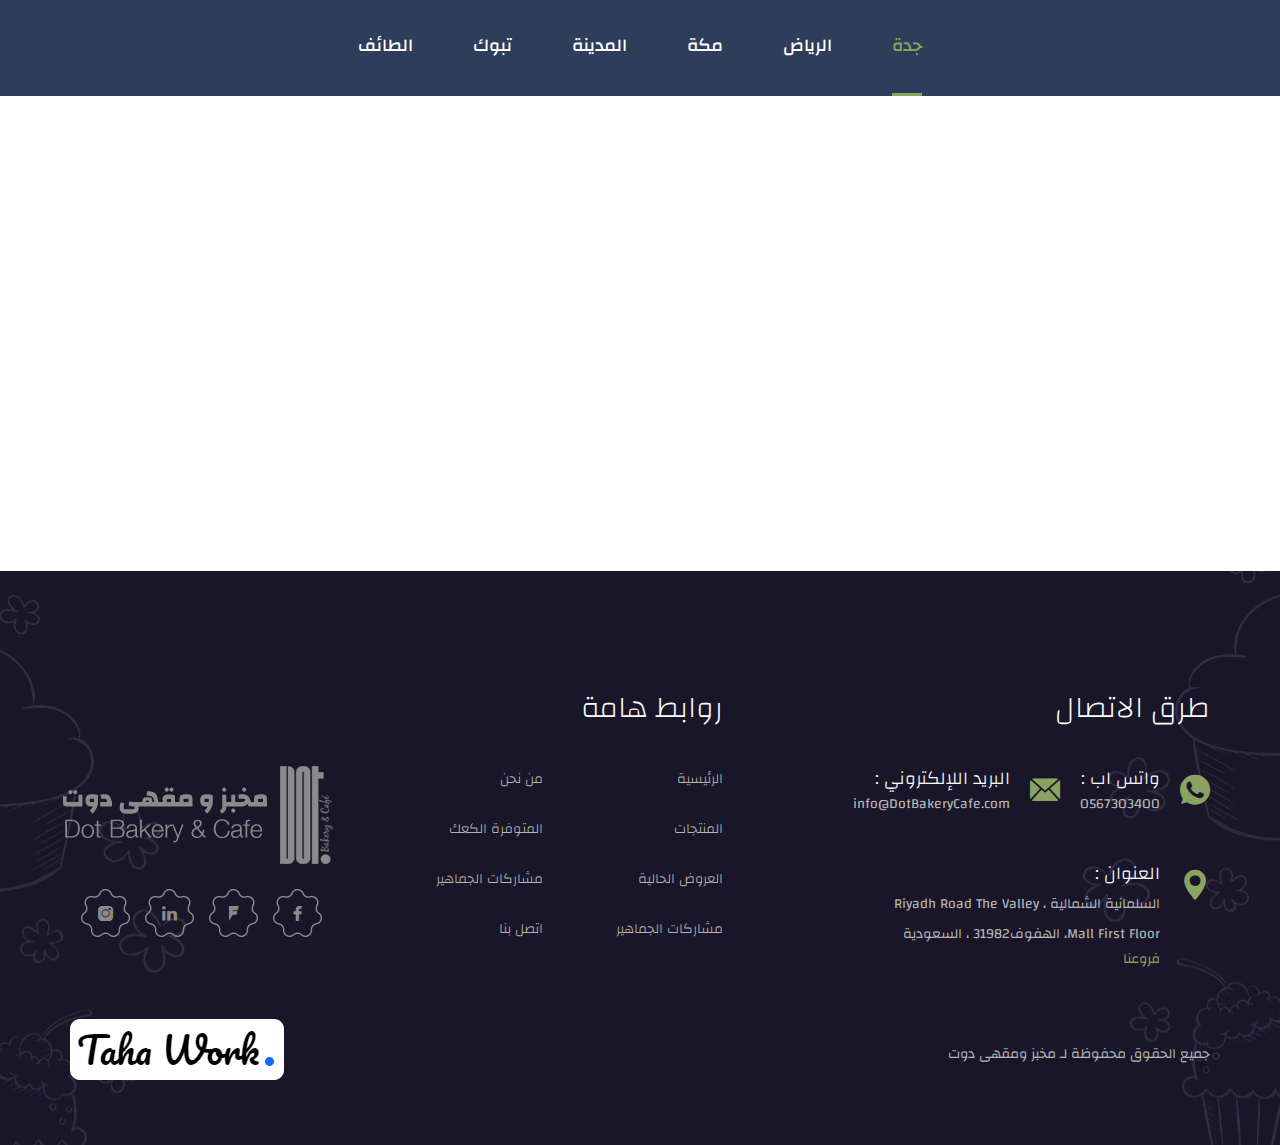
<file: contactUs.html>
<!DOCTYPE html>
<html>
<head>
    
   <meta charset="UTF-8" />
    <!-- IE Compatibility Meta -->
   <meta http-equiv="X-UA-Compatible" content="IE=edge">
    <!-- First Mobile Meta  -->
   <meta name="viewport" content="width=device-width, initial-scale=1">
    
    <title></title>
    
	<link href="https://fonts.googleapis.com/css?family=Changa:200,300,400,500,700&display=swap" rel="stylesheet">
    
    
    <link href="css/flaticon.css" rel='stylesheet' type='text/css'>

	<link rel="stylesheet" href="css/animate.css" />
    <link rel="stylesheet" href="css/bootstrap.css" />
    <link rel="stylesheet" href="css/bootstrap-rtl.css" />
    <link rel="stylesheet" href="css/font-awesome.min.css" />
    <link rel="stylesheet" href="css/jquery.bxslider.css" />
    <link rel="stylesheet" href="css/owl.carousel.css" />
    <link rel="stylesheet" href="css/style.css" />
    <link rel="stylesheet" href="css/responisve.css" />
        
          
   <!--[if lt IE 9]>
       <script src="js/html5shiv.min.js"></script>
       <script src="js/respond.min.js"></script>
   <![endif]-->
  
    
</head>
<body>

    <div class="menuMobile">
    	
    	<div class="BgClose"></div>
    	<div class="menuContent">
    		<div class="headMenu clearfix">
	    		<i href="#" class="closeX"><i class="fa fa-close"></i></i>
    		</div>
    		<ul class="menuRes">
	   			<li><a href="#">الرئيسية</a></li>
	   			<li><a href="#"> من نحن</a></li>
	   			<li><a href="#">المنتجات المتوفرة</a></li>
	   			<li><a href="#">الكعك</a></li>
	   			<li><a href="#">العروض الحالية</a></li>
	   			<li><a href="#">مشاركات الجماهير</a></li>
	   			<li><a href="#">الجملة والتموين</a></li>
	   			<li><a href="#">اتصل بنا</a></li>
    		</ul>
    	</div>
    	
    	
    </div>
 
 
    <div class="transformPage">
    	
	   <div class="header">
	   		<div class="topHead">
		   		<div class="container-fluid clearfix">
		   			<a href="#" class="logo"><img src="images/logo.png" alt="" /></a>
		   			<ul class="time clearfix">
		   				<li>
		   					<h2 class="title"><i class="flaticon-clock"></i> : مواعيد العمل</h2> 
		   					<span> 06 : 00 إلى  12 : 00 صباحاً</span> 
		   					<span>04 : 00 إلى  12 : 00 مساءً</span> 
	   					</li>
		   				<li><h2 class="title"><i class="flaticon-whatsapp"></i>  : واتس اب</h2> <a href="tel:0567303400">0567303400</a></li>
		   			</ul>
		   			<ul class="socialHeader">
		   				<li><a href="#" class="flaticon-instagram"></a></li>
		   				<li><a href="#" class="flaticon-linkedin-logo"></a></li>
		   				<li><a href="#" class="flaticon-foursquare"></a></li>
		   				<li><a href="#" class="flaticon-facebook-logo"></a></li>
		   			</ul>
		   		
		   		</div>
	   		</div>
	   		<div class="menuHeader">
				<i class="openMenu fa fa-bars"></i>
		   		<ul class="menuLinks">
		   			<li><a href="#">الرئيسية</a></li>
		   			<li><a href="#"> من نحن</a></li>
		   			<li><a href="#">المنتجات المتوفرة</a></li>
		   			<li><a href="#">الكعك</a></li>
		   			<li><a href="#">العروض الحالية</a></li>
		   			<li><a href="#">مشاركات الجماهير</a></li>
		   			<li><a href="#">الجملة والتموين</a></li>
		   			<li><a href="#">اتصل بنا</a></li>
		   		</ul>
	   		</div>
	   		
	   		
	   </div>
	    
 		<div class="breadCrumbs">
 			<img src="images/breadCrumbBg.jpg" class="bg" alt="" />
 			<div class="container">
 				<h2 class="title">اتصل بنا</h2>
 				<img src="images/breadLine.png" class="line" alt="" />
 				<ul>
 					<li><a href="#">الرئيسية</a></li>
 					<li>اتصل بنا</li>
 				</ul>
 			</div>
 		</div>
	 
	 	<div class="contactUs clearfix">
	 		<form class="contact">
	 			<center>
	 				<div class="details">
		 			<h2 class="titleContact">ارسال رسالة سريعة</h2>
		 			<div class="row">
		 				<div class="col-md-6">
		 					<div class="inputStyle">
		 						<input type="text" />
		 						<label>الإسم :</label>
		 					</div>
		 				</div>
		 				<div class="col-md-6">
		 					<div class="inputStyle">
		 						<input type="email" />
		 						<label>البريد الإلكتروني :</label>
		 					</div>
		 				</div>
		 				<div class="col-md-6">
		 					<div class="inputStyle">
		 						<input type="number" />
		 						<label>رقم الجوال :</label>
		 					</div>
		 				</div>
		 				<div class="col-md-6">
		 					<div class="inputStyle">
		 						<input type="email" />
		 						<label>عنوان الرسالة :</label>
		 					</div>
		 				</div>
		 			</div>
			 			<div class="inputStyle">
		 				<textarea></textarea>
		 				<label>تفاصيل الرسالة :</label>
		 			</div>
		 			<button>ارسل الآن</button>
	 			</div>
	 			</center>
	 		</form>
	 		<div class="info">
				<div class="clearfix infoItems">
					<div class="itemInfo">
						<i class="flaticon-whatsapp"></i>
						<h2 class="title">واتس اب : </h2>
						<a class="text" href="tel:0567303400">0567303400</a>
					</div>
					<div class="itemInfo">
						<i class="flaticon-mail"></i>
						<h2 class="title">البريد اللإلكتروني : </h2>
						<a class="text" href="mailto:info@DotBakeryCafe.com">info@DotBakeryCafe.com</a>
					</div>
				</div>
	
				<div class="clearfix socialDiv">
					<div class="itemInfo location">
						<i class="flaticon-maps-and-flags"></i>
						<h2 class="title">العنوان : </h2>
						<div  class="text desc">السلمانية الشمالية ، Riyadh Road The 
							Valley Mall First Floor،  الهفوف‎ 31982، السعودية</div>
					</div>
					<div class="socialContact">
						<h2 class="titleSocial">تابعنا الآن</h2>
			   			<ul class="social">
			   				<li><a href="#" class="flaticon-instagram"></a></li>
			   				<li><a href="#" class="flaticon-linkedin-logo"></a></li>
			   				<li><a href="#" class="flaticon-foursquare"></a></li>
			   				<li><a href="#" class="flaticon-facebook-logo"></a></li>
			   			</ul>
		   			</div>
					
				</div>
	 	
	 			<div class="subscribe">
	 				<div class="subHead">
	 					<i class="flaticon-paper-plane"></i>
	 					<h2 class="subTitle">القائمة الإخبارية</h2>
	 					<div class="subDisc">اشترك معنا في القائمة الإخبارية ليصلك كل جديد عنا </div>
	 				</div>
 					<form class="subForm clearfix">
 						<input type="text" placeholder="أضف بريدك الإلكتروني" />
 						<button>اشترك الآن</button>
 					</form>
	 			</div>
	 	
	 	
	 		</div>
	 	</div>
	    
	    <div class="contactSection">
	    	<div class="container">
	    		<h2 class="title">التسجيل ببرنامج الولاء مع شركة مكافآت</h2>
	    		<a href="#" class="btnSection">اطلب الآن</a>
	    		<img src="images/contactImgBg.png" alt="" />
	    	</div>
	    </div>
	    
	    <div class="btnTabs" >
		    <ul class="clearfix" id="tabs">
		    	<li class="active" id="tab1">جدة</li>
		    	<li id="tab2">الرياض</li>
		    	<li id="tab3">مكة</li>
		    	<li id="tab4">المدينة</li>
		    	<li id="tab5">تبوك</li>
		    	<li id="tab6"> الطائف</li>
		    </ul>
	    </div>
	    
	    <div class="tabs">
	    	<div class="tab tab1">
	    		<iframe class="Map" src="https://www.google.com/maps/embed?pb=!1m18!1m12!1m3!1d952039.5283327188!2d39.47486277683486!3d21.23563891702145!2m3!1f0!2f0!3f0!3m2!1i1024!2i768!4f13.1!3m3!1m2!1s0x15c3d01fb1137e59%3A0xe059579737b118db!2z2KzYr9ipINin2YTYs9i52YjYr9mK2Kk!5e0!3m2!1sar!2seg!4v1564442461820!5m2!1sar!2seg" width="600" height="450" frameborder="0" style="border:0" allowfullscreen></iframe>
	    	</div>
	    	<div class="tab tab2">
	    		<iframe class="Map" src="https://www.google.com/maps/embed?pb=!1m18!1m12!1m3!1d952039.5283327188!2d39.47486277683486!3d21.23563891702145!2m3!1f0!2f0!3f0!3m2!1i1024!2i768!4f13.1!3m3!1m2!1s0x15c3d01fb1137e59%3A0xe059579737b118db!2z2KzYr9ipINin2YTYs9i52YjYr9mK2Kk!5e0!3m2!1sar!2seg!4v1564442461820!5m2!1sar!2seg" width="600" height="450" frameborder="0" style="border:0" allowfullscreen></iframe>
	    	</div>
	    	<div class="tab tab3">
	    		<iframe class="Map" src="https://www.google.com/maps/embed?pb=!1m18!1m12!1m3!1d952039.5283327188!2d39.47486277683486!3d21.23563891702145!2m3!1f0!2f0!3f0!3m2!1i1024!2i768!4f13.1!3m3!1m2!1s0x15c3d01fb1137e59%3A0xe059579737b118db!2z2KzYr9ipINin2YTYs9i52YjYr9mK2Kk!5e0!3m2!1sar!2seg!4v1564442461820!5m2!1sar!2seg" width="600" height="450" frameborder="0" style="border:0" allowfullscreen></iframe>
	    	</div>
	    	<div class="tab tab4">
	    		<iframe class="Map" src="https://www.google.com/maps/embed?pb=!1m18!1m12!1m3!1d952039.5283327188!2d39.47486277683486!3d21.23563891702145!2m3!1f0!2f0!3f0!3m2!1i1024!2i768!4f13.1!3m3!1m2!1s0x15c3d01fb1137e59%3A0xe059579737b118db!2z2KzYr9ipINin2YTYs9i52YjYr9mK2Kk!5e0!3m2!1sar!2seg!4v1564442461820!5m2!1sar!2seg" width="600" height="450" frameborder="0" style="border:0" allowfullscreen></iframe>
	    	</div>
	    	<div class="tab tab5">
	    		<iframe class="Map" src="https://www.google.com/maps/embed?pb=!1m18!1m12!1m3!1d952039.5283327188!2d39.47486277683486!3d21.23563891702145!2m3!1f0!2f0!3f0!3m2!1i1024!2i768!4f13.1!3m3!1m2!1s0x15c3d01fb1137e59%3A0xe059579737b118db!2z2KzYr9ipINin2YTYs9i52YjYr9mK2Kk!5e0!3m2!1sar!2seg!4v1564442461820!5m2!1sar!2seg" width="600" height="450" frameborder="0" style="border:0" allowfullscreen></iframe>
	    	</div>
	    	<div class="tab tab6">
	    		<iframe class="Map" src="https://www.google.com/maps/embed?pb=!1m18!1m12!1m3!1d952039.5283327188!2d39.47486277683486!3d21.23563891702145!2m3!1f0!2f0!3f0!3m2!1i1024!2i768!4f13.1!3m3!1m2!1s0x15c3d01fb1137e59%3A0xe059579737b118db!2z2KzYr9ipINin2YTYs9i52YjYr9mK2Kk!5e0!3m2!1sar!2seg!4v1564442461820!5m2!1sar!2seg" width="600" height="450" frameborder="0" style="border:0" allowfullscreen></iframe>
	    	</div>
	    </div>
	    
	    
	    <footer class="footer">
	    	<div class="animateLeft"></div>
	    	<div class="animateRight"></div>
	    	<div class="container">
	    		<div class="row">
	    			<div class="col-md-5">
	    				<h2 class="titleFooter">طرق الاتصال</h2>
	    				<div class="clearfix info">
	    					<div class="itemInfo">
	    						<i class="flaticon-whatsapp"></i>
	    						<h2 class="title">واتس اب : </h2>
	    						<a class="text" href="tel:0567303400">0567303400</a>
	    					</div>
	    					<div class="itemInfo">
	    						<i class="flaticon-mail"></i>
	    						<h2 class="title">البريد اللإلكتروني : </h2>
	    						<a class="text" href="mailto:info@DotBakeryCafe.com">info@DotBakeryCafe.com</a>
	    					</div>
	    				</div>
			
			
						<div class="itemInfo">
							<i class="flaticon-maps-and-flags"></i>
							<h2 class="title">العنوان : </h2>
							<div  class="text desc">السلمانية الشمالية ، Riyadh Road The 
								Valley Mall First Floor،  الهفوف‎ 31982، السعودية</div>
								<a href="#" class="branches">فروعنا</a>
						</div>
	    			</div>
	    			<div class="col-md-4">
	    				<h2 class="titleFooter">روابط هامة</h2>
	    				<ul class="linksFooter clearfix">
	    					<li><a href="#">الرئيسية</a></li>
	    					<li><a href="#">من نحن</a></li>
	    					<li><a href="#">المنتجات</a></li>
	    					<li><a href="#">المتوفرة الكعك</a></li>
	    					<li><a href="#">العروض الحالية</a></li>
	    					<li><a href="#">مشاركات الجماهير</a></li>
	    					<li><a href="#">مشاركات الجماهير</a></li>
	    					<li><a href="#">اتصل بنا</a></li>
	    				</ul>
	    			</div>
	    			<div class="col-md-3">
	    				<div class="socialFooter">
	    					<a href="#" class="logoFooter"><img src="images/logoFooter.png" alt="" /></a>
				   			<ul class="social clearfix">
				   				<li><a href="#" class="flaticon-instagram"></a></li>
				   				<li><a href="#" class="flaticon-linkedin-logo"></a></li>
				   				<li><a href="#" class="flaticon-foursquare"></a></li>
				   				<li><a href="#" class="flaticon-facebook-logo"></a></li>
				   			</ul>
	    				</div>
	    			</div>
	    		</div>
	    
	    		<div class="footerDown clearfix">
	    			<a href="#" class="logoTaha"><img src="images/logoTaha.png" alt="" /></a>
	    			<div class="copyRights">جميع الحقوق محفوظة لـ مخبز ومقهى دوت</div>
	    		</div>
	    
	    	</div>
	    </footer>
	    
    
   
    </div>
    	
	    

     
     
    
    <script src="js/jquery-1.11.2.min.js"></script>
    <script src="js/bootstrap.min.js"></script>
    <script src="js/jquery.bxslider.min.js"></script>
    <script src="js/owl.carousel.js"></script>
    <script src="js/wow.min.js"></script>
    <script src="js/scrollIt.min.js"></script>
    <script src="js/custom.js"></script>
    
</body>

</html>
</file>
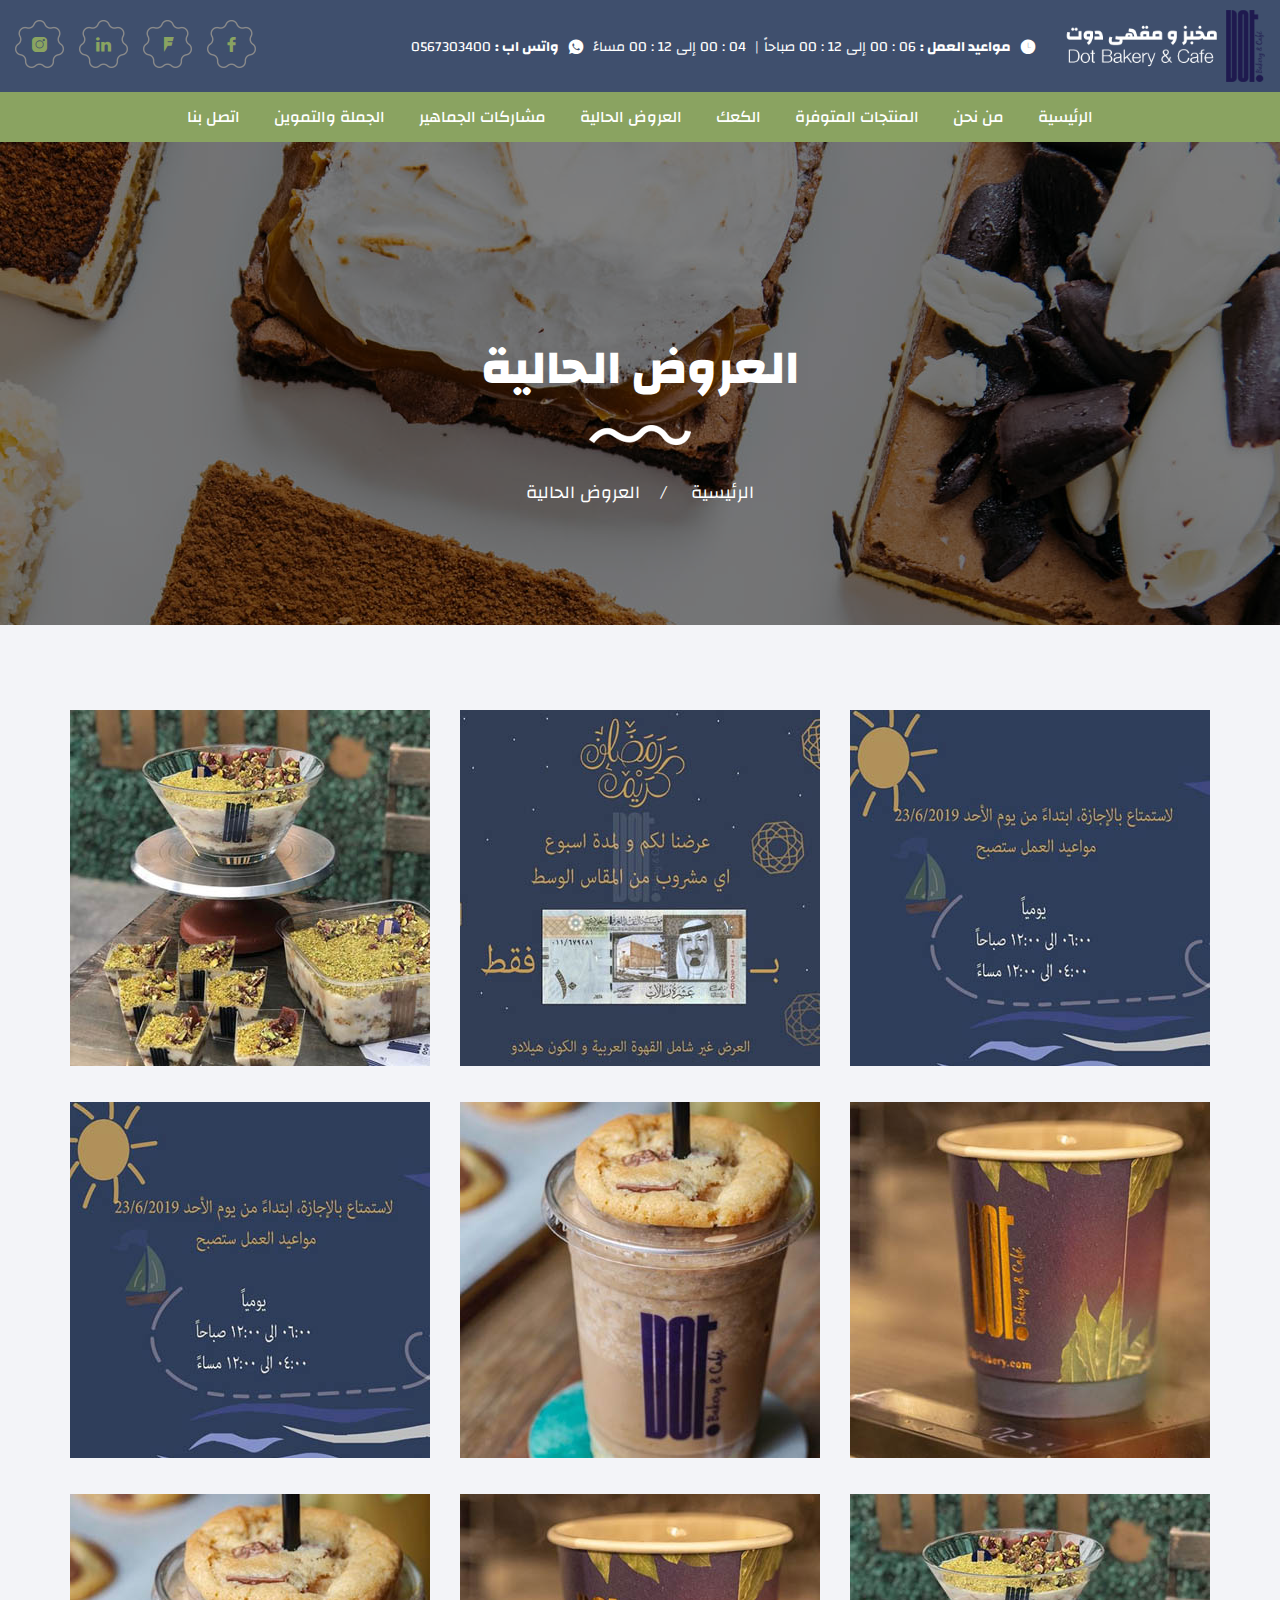
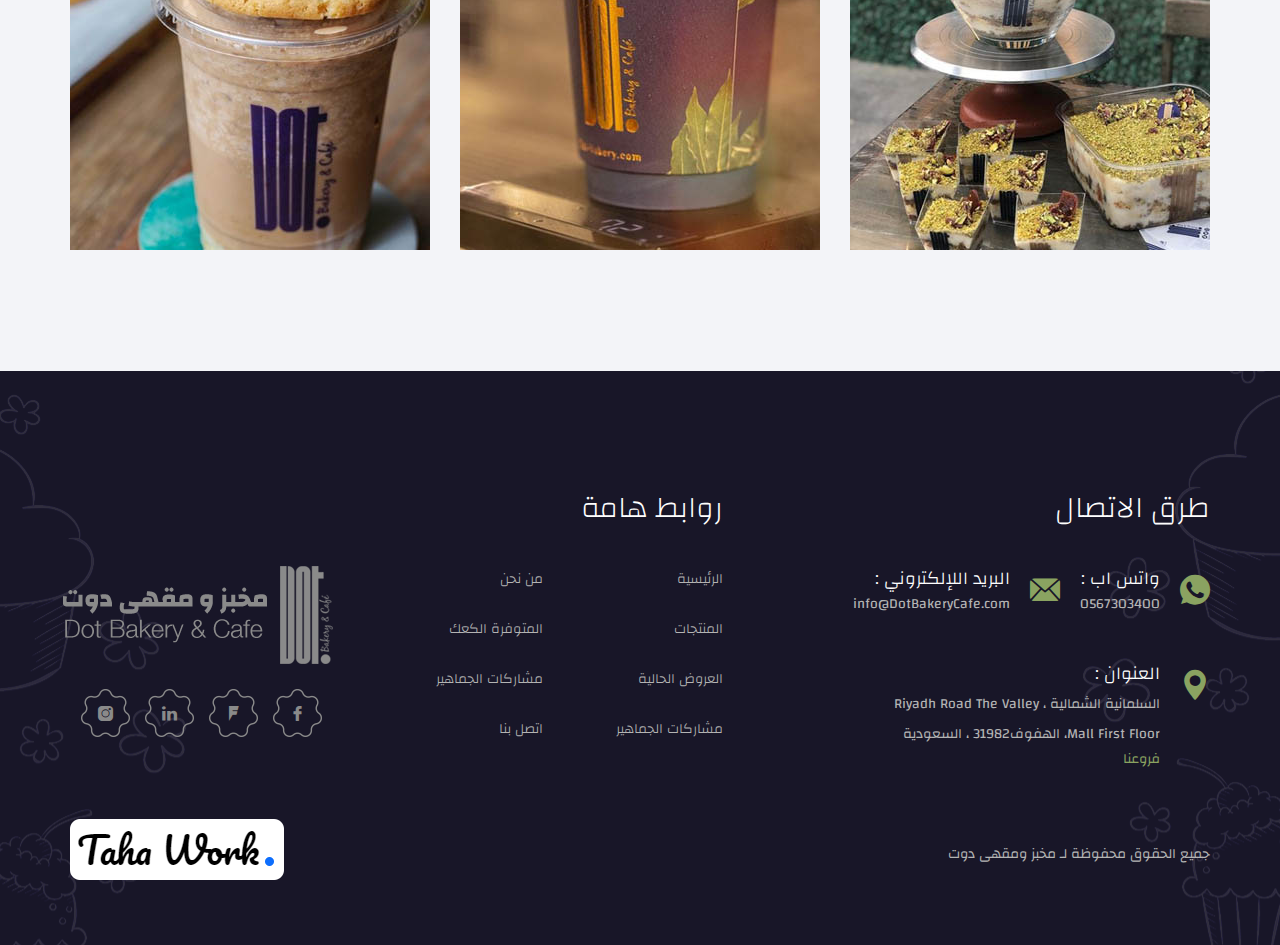
<file: offers.html>
<!DOCTYPE html>
<html>
<head>
    
   <meta charset="UTF-8" />
    <!-- IE Compatibility Meta -->
   <meta http-equiv="X-UA-Compatible" content="IE=edge">
    <!-- First Mobile Meta  -->
   <meta name="viewport" content="width=device-width, initial-scale=1">
    
    <title></title>
    
	<link href="https://fonts.googleapis.com/css?family=Changa:200,300,400,500,700&display=swap" rel="stylesheet">
    
    
    <link href="css/flaticon.css" rel='stylesheet' type='text/css'>

	<link rel="stylesheet" href="css/animate.css" />
    <link rel="stylesheet" href="css/bootstrap.css" />
    <link rel="stylesheet" href="css/bootstrap-rtl.css" />
    <link rel="stylesheet" href="css/font-awesome.min.css" />
    <link rel="stylesheet" href="css/jquery.bxslider.css" />
    <link rel="stylesheet" href="css/owl.carousel.css" />
    <link rel="stylesheet" href="css/style.css" />
    <link rel="stylesheet" href="css/responisve.css" />
        
          
   <!--[if lt IE 9]>
       <script src="js/html5shiv.min.js"></script>
       <script src="js/respond.min.js"></script>
   <![endif]-->
  
    
</head>
<body>

    <div class="menuMobile">
    	
    	<div class="BgClose"></div>
    	<div class="menuContent">
    		<div class="headMenu clearfix">
	    		<i href="#" class="closeX"><i class="fa fa-close"></i></i>
    		</div>
    		<ul class="menuRes">
	   			<li><a href="#">الرئيسية</a></li>
	   			<li><a href="#"> من نحن</a></li>
	   			<li><a href="#">المنتجات المتوفرة</a></li>
	   			<li><a href="#">الكعك</a></li>
	   			<li><a href="#">العروض الحالية</a></li>
	   			<li><a href="#">مشاركات الجماهير</a></li>
	   			<li><a href="#">الجملة والتموين</a></li>
	   			<li><a href="#">اتصل بنا</a></li>
    		</ul>
    	</div>
    	
    	
    </div>
 
 
    <div class="transformPage">
    	
	   <div class="header">
	   		<div class="topHead">
		   		<div class="container-fluid clearfix">
		   			<a href="#" class="logo"><img src="images/logo.png" alt="" /></a>
		   			<ul class="time clearfix">
		   				<li>
		   					<h2 class="title"><i class="flaticon-clock"></i> : مواعيد العمل</h2> 
		   					<span> 06 : 00 إلى  12 : 00 صباحاً</span> 
		   					<span>04 : 00 إلى  12 : 00 مساءً</span> 
	   					</li>
		   				<li><h2 class="title"><i class="flaticon-whatsapp"></i>  : واتس اب</h2> <a href="tel:0567303400">0567303400</a></li>
		   			</ul>
		   			<ul class="socialHeader">
		   				<li><a href="#" class="flaticon-instagram"></a></li>
		   				<li><a href="#" class="flaticon-linkedin-logo"></a></li>
		   				<li><a href="#" class="flaticon-foursquare"></a></li>
		   				<li><a href="#" class="flaticon-facebook-logo"></a></li>
		   			</ul>
		   		
		   		</div>
	   		</div>
	   		<div class="menuHeader">
				<i class="openMenu fa fa-bars"></i>
		   		<ul class="menuLinks">
		   			<li><a href="#">الرئيسية</a></li>
		   			<li><a href="#"> من نحن</a></li>
		   			<li><a href="#">المنتجات المتوفرة</a></li>
		   			<li><a href="#">الكعك</a></li>
		   			<li><a href="#">العروض الحالية</a></li>
		   			<li><a href="#">مشاركات الجماهير</a></li>
		   			<li><a href="#">الجملة والتموين</a></li>
		   			<li><a href="#">اتصل بنا</a></li>
		   		</ul>
	   		</div>
	   		
	   		
	   </div>
	    
 		<div class="breadCrumbs">
 			<img src="images/breadCrumbBg.jpg" class="bg" alt="" />
 			<div class="container">
 				<h2 class="title">العروض الحالية</h2>
 				<img src="images/breadLine.png" class="line" alt="" />
 				<ul>
 					<li><a href="#">الرئيسية</a></li>
 					<li>العروض الحالية</li>
 				</ul>
 			</div>
 		</div>
	    
	    <div class="OffersPage">
	    	<div class="container">
		    	<div class="row">
		    		<div class="col-md-4 col-sm-6">
		    			<a href="#" data-toggle="modal"data-target="#offerSlider" class="offer"><i class="flaticon-search"></i><span class="new">جديد</span><img src="images/offer1.jpg" alt="" /></a>
		    		</div>
		    		<div class="col-md-4 col-sm-6">
		    			<a href="#" data-toggle="modal"data-target="#offerSlider" class="offer"><i class="flaticon-search"></i><span class="new">جديد</span><img src="images/offer2.jpg" alt="" /></a>
		    		</div>
		    		<div class="col-md-4 col-sm-6">
		    			<a href="#" data-toggle="modal"data-target="#offerSlider" class="offer"><i class="flaticon-search"></i><span class="new">جديد</span><img src="images/offer3.jpg" alt="" /></a>
		    		</div>
		    		<div class="col-md-4 col-sm-6">
		    			<a href="#" data-toggle="modal"data-target="#offerSlider" class="offer"><i class="flaticon-search"></i><span class="new">جديد</span><img src="images/offer4.jpg" alt="" /></a>
		    		</div>
		    		<div class="col-md-4 col-sm-6">
		    			<a href="#" data-toggle="modal"data-target="#offerSlider" class="offer"><i class="flaticon-search"></i><span class="new">جديد</span><img src="images/offer5.jpg" alt="" /></a>
		    		</div>
		    		<div class="col-md-4 col-sm-6">
		    			<a href="#" data-toggle="modal"data-target="#offerSlider" class="offer"><i class="flaticon-search"></i><span class="new">جديد</span><img src="images/offer1.jpg" alt="" /></a>
		    		</div>
		    		<div class="col-md-4 col-sm-6">
		    			<a href="#" data-toggle="modal"data-target="#offerSlider" class="offer"><i class="flaticon-search"></i><span class="new">جديد</span><img src="images/offer3.jpg" alt="" /></a>
		    		</div>
		    		<div class="col-md-4 col-sm-6">
		    			<a href="#" data-toggle="modal"data-target="#offerSlider" class="offer"><i class="flaticon-search"></i><span class="new">جديد</span><img src="images/offer4.jpg" alt="" /></a>
		    		</div>
		    		<div class="col-md-4 col-sm-6">
		    			<a href="#" data-toggle="modal"data-target="#offerSlider" class="offer"><i class="flaticon-search"></i><span class="new">جديد</span><img src="images/offer5.jpg" alt="" /></a>
		    		</div>
		    	</div>
	    	</div>
	    </div>
	    
	    
	    <footer class="footer">
	    	<div class="animateLeft"></div>
	    	<div class="animateRight"></div>
	    	<div class="container">
	    		<div class="row">
	    			<div class="col-md-5">
	    				<h2 class="titleFooter">طرق الاتصال</h2>
	    				<div class="clearfix info">
	    					<div class="itemInfo">
	    						<i class="flaticon-whatsapp"></i>
	    						<h2 class="title">واتس اب : </h2>
	    						<a class="text" href="tel:0567303400">0567303400</a>
	    					</div>
	    					<div class="itemInfo">
	    						<i class="flaticon-mail"></i>
	    						<h2 class="title">البريد اللإلكتروني : </h2>
	    						<a class="text" href="mailto:info@DotBakeryCafe.com">info@DotBakeryCafe.com</a>
	    					</div>
	    				</div>
						<div class="itemInfo">
							<i class="flaticon-maps-and-flags"></i>
							<h2 class="title">العنوان : </h2>
							<div  class="text desc">السلمانية الشمالية ، Riyadh Road The 
								Valley Mall First Floor،  الهفوف‎ 31982، السعودية</div>
								<a href="#" class="branches">فروعنا</a>
						</div>
	    			</div>
	    			<div class="col-md-4">
	    				<h2 class="titleFooter">روابط هامة</h2>
	    				<ul class="linksFooter clearfix">
	    					<li><a href="#">الرئيسية</a></li>
	    					<li><a href="#">من نحن</a></li>
	    					<li><a href="#">المنتجات</a></li>
	    					<li><a href="#">المتوفرة الكعك</a></li>
	    					<li><a href="#">العروض الحالية</a></li>
	    					<li><a href="#">مشاركات الجماهير</a></li>
	    					<li><a href="#">مشاركات الجماهير</a></li>
	    					<li><a href="#">اتصل بنا</a></li>
	    				</ul>
	    			</div>
	    			<div class="col-md-3">
	    				<div class="socialFooter">
	    					<a href="#" class="logoFooter"><img src="images/logoFooter.png" alt="" /></a>
				   			<ul class="social clearfix">
				   				<li><a href="#" class="flaticon-instagram"></a></li>
				   				<li><a href="#" class="flaticon-linkedin-logo"></a></li>
				   				<li><a href="#" class="flaticon-foursquare"></a></li>
				   				<li><a href="#" class="flaticon-facebook-logo"></a></li>
				   			</ul>
	    				</div>
	    			</div>
	    		</div>
	    
	    		<div class="footerDown clearfix">
	    			<a href="#" class="logoTaha"><img src="images/logoTaha.png" alt="" /></a>
	    			<div class="copyRights">جميع الحقوق محفوظة لـ مخبز ومقهى دوت</div>
	    		</div>
	    
	    	</div>
	    </footer>
	    
    
   
    </div>
    	
	    

    <div id="offerSlider" class="offerSlider modal fade" role="dialog">
          <div class="modal-dialog">
                        
            <div class="modal-content">
    
                <div class="modal-body">
    
                    <button type="button" class="close" data-dismiss="modal">&times;</button>
                 
				        <div id="OwlOfferSlider" class="OwlOfferSlider Owl">
				            
				            <div class="item">
				            	<div class="image">
				            		<img src="images/offerSlider.jpg" alt="" />
				            	</div>
				            </div>
				            <div class="item">
				            	<div class="image">
				            		<img src="images/offerSlider.jpg" alt="" />
				            	</div>
				            </div>
				  
				        </div>
                 
                 
                </div>
            </div>
        </div>
    </div>


     
     
     
    
    <script src="js/jquery-1.11.2.min.js"></script>
    <script src="js/bootstrap.min.js"></script>
    <script src="js/jquery.bxslider.min.js"></script>
    <script src="js/owl.carousel.js"></script>
    <script src="js/wow.min.js"></script>
    <script src="js/scrollIt.min.js"></script>
    <script src="js/custom.js"></script>
    
</body>

</html>
</file>
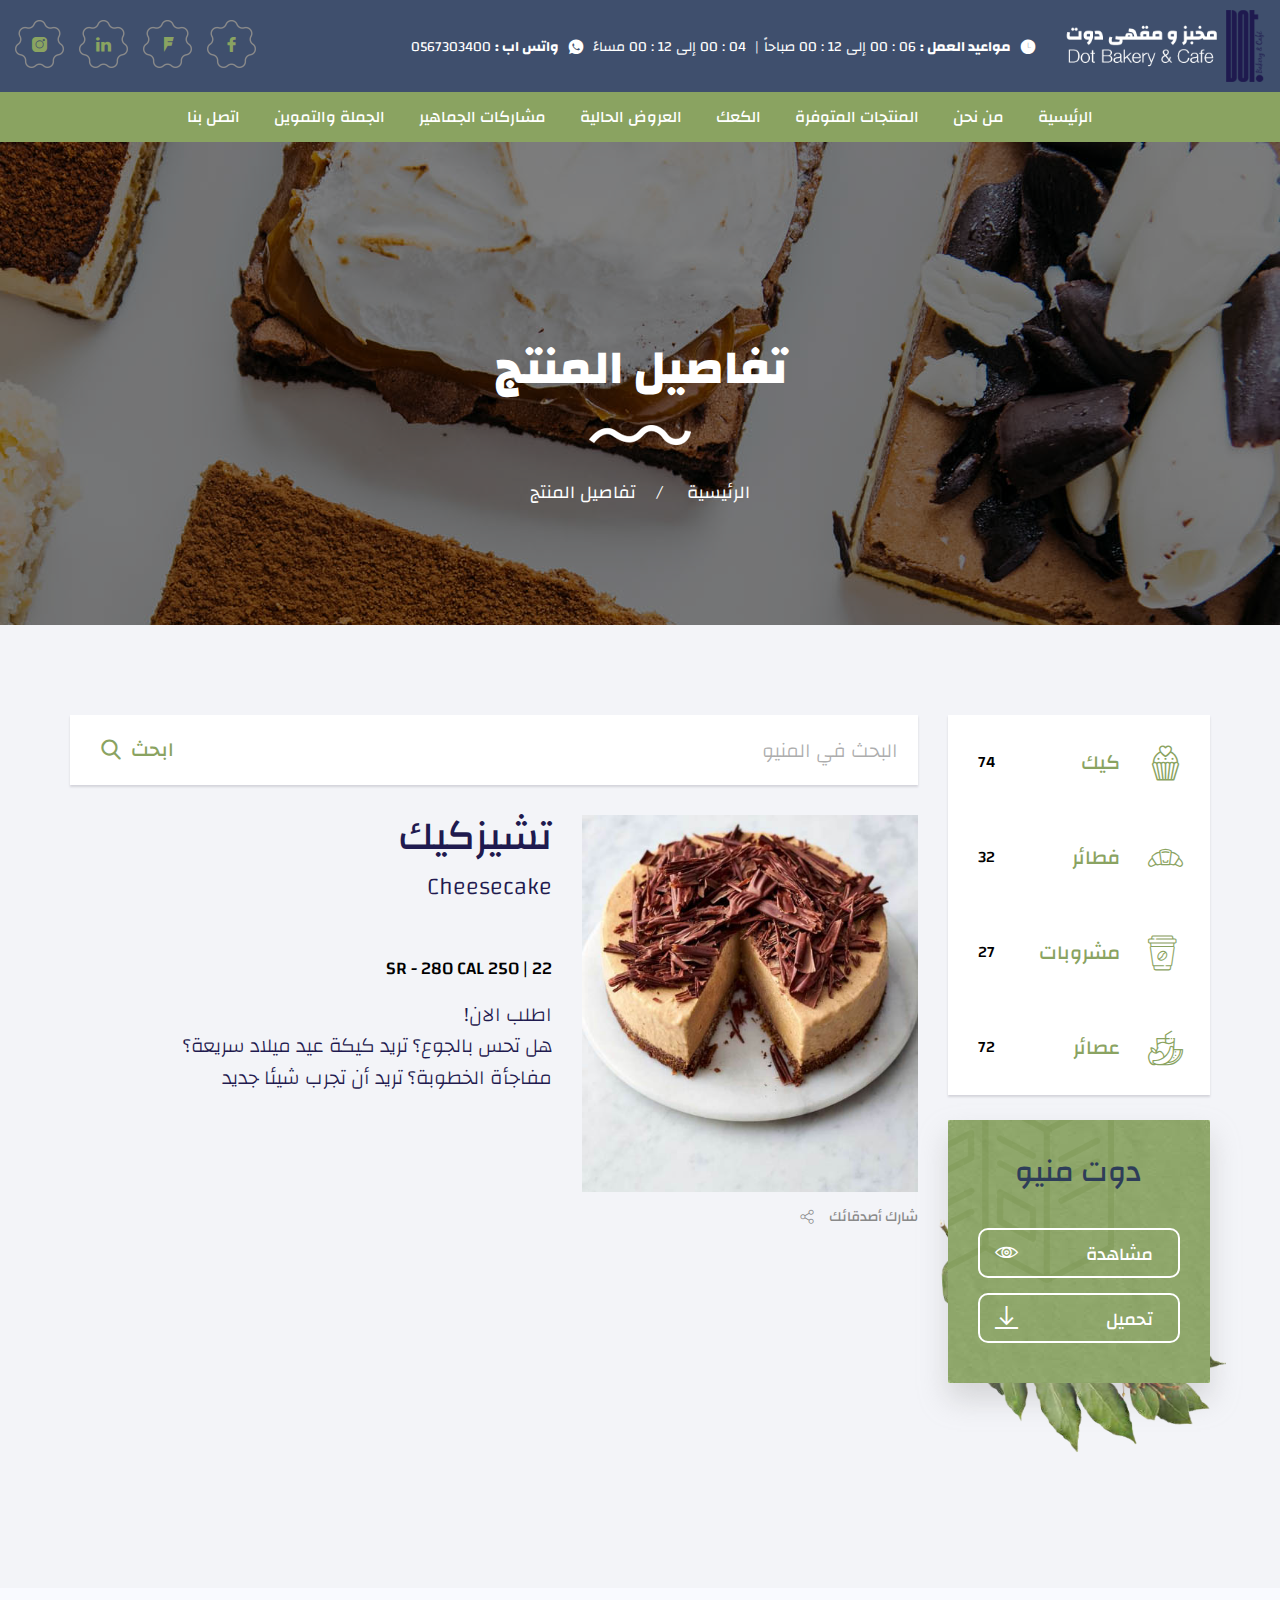
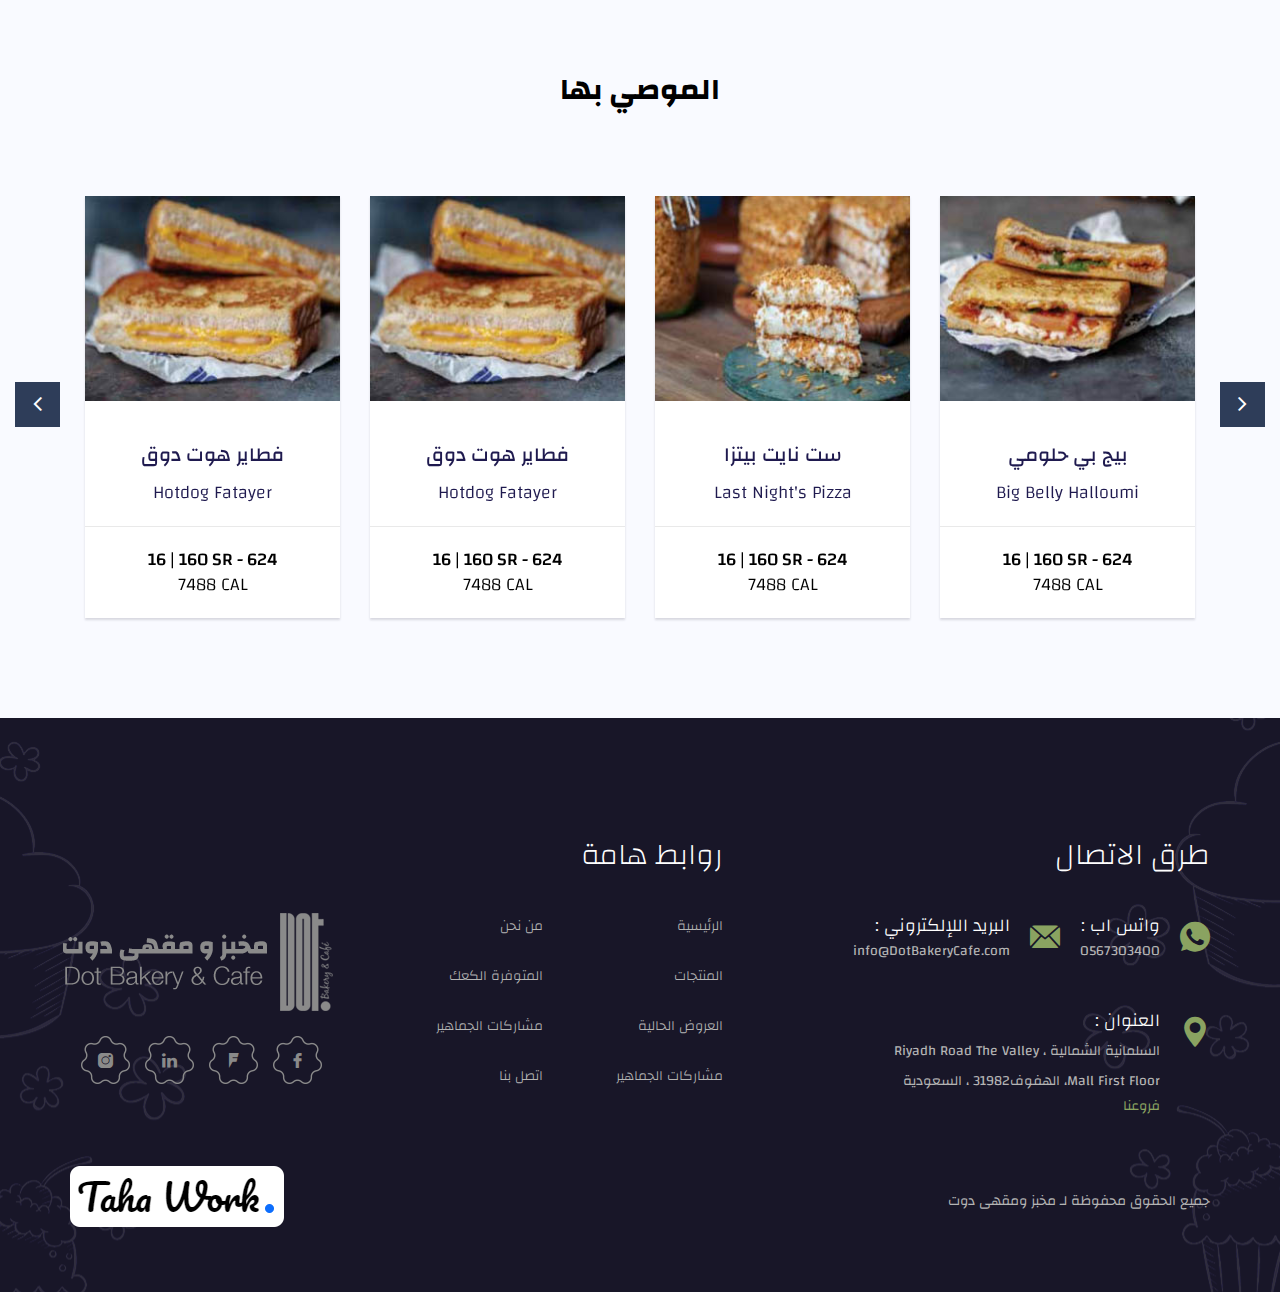
<file: productDetails.html>
<!DOCTYPE html>
<html>
<head>
    
   <meta charset="UTF-8" />
    <!-- IE Compatibility Meta -->
   <meta http-equiv="X-UA-Compatible" content="IE=edge">
    <!-- First Mobile Meta  -->
   <meta name="viewport" content="width=device-width, initial-scale=1">
    
    <title></title>
    
	<link href="https://fonts.googleapis.com/css?family=Changa:200,300,400,500,700&display=swap" rel="stylesheet">
    
    
    <link href="css/flaticon.css" rel='stylesheet' type='text/css'>

	<link rel="stylesheet" href="css/animate.css" />
    <link rel="stylesheet" href="css/bootstrap.css" />
    <link rel="stylesheet" href="css/bootstrap-rtl.css" />
    <link rel="stylesheet" href="css/font-awesome.min.css" />
    <link rel="stylesheet" href="css/jquery.bxslider.css" />
    <link rel="stylesheet" href="css/owl.carousel.css" />
    <link rel="stylesheet" href="css/style.css" />
    <link rel="stylesheet" href="css/responisve.css" />
        
          
   <!--[if lt IE 9]>
       <script src="js/html5shiv.min.js"></script>
       <script src="js/respond.min.js"></script>
   <![endif]-->
  
    
</head>
<body>

    <div class="menuMobile">
    	
    	<div class="BgClose"></div>
    	<div class="menuContent">
    		<div class="headMenu clearfix">
	    		<i href="#" class="closeX"><i class="fa fa-close"></i></i>
    		</div>
    		<ul class="menuRes">
	   			<li><a href="#">الرئيسية</a></li>
	   			<li><a href="#"> من نحن</a></li>
	   			<li><a href="#">المنتجات المتوفرة</a></li>
	   			<li><a href="#">الكعك</a></li>
	   			<li><a href="#">العروض الحالية</a></li>
	   			<li><a href="#">مشاركات الجماهير</a></li>
	   			<li><a href="#">الجملة والتموين</a></li>
	   			<li><a href="#">اتصل بنا</a></li>
    		</ul>
    	</div>
    	
    	
    </div>
 
 
    <div class="transformPage">
    	
	   <div class="header">
	   		<div class="topHead">
		   		<div class="container-fluid clearfix">
		   			<a href="#" class="logo"><img src="images/logo.png" alt="" /></a>
		   			<ul class="time clearfix">
		   				<li>
		   					<h2 class="title"><i class="flaticon-clock"></i> : مواعيد العمل</h2> 
		   					<span> 06 : 00 إلى  12 : 00 صباحاً</span> 
		   					<span>04 : 00 إلى  12 : 00 مساءً</span> 
	   					</li>
		   				<li><h2 class="title"><i class="flaticon-whatsapp"></i>  : واتس اب</h2> <a href="tel:0567303400">0567303400</a></li>
		   			</ul>
		   			<ul class="socialHeader">
		   				<li><a href="#" class="flaticon-instagram"></a></li>
		   				<li><a href="#" class="flaticon-linkedin-logo"></a></li>
		   				<li><a href="#" class="flaticon-foursquare"></a></li>
		   				<li><a href="#" class="flaticon-facebook-logo"></a></li>
		   			</ul>
		   		
		   		</div>
	   		</div>
	   		<div class="menuHeader">
				<i class="openMenu fa fa-bars"></i>
		   		<ul class="menuLinks">
		   			<li><a href="#">الرئيسية</a></li>
		   			<li><a href="#"> من نحن</a></li>
		   			<li><a href="#">المنتجات المتوفرة</a></li>
		   			<li><a href="#">الكعك</a></li>
		   			<li><a href="#">العروض الحالية</a></li>
		   			<li><a href="#">مشاركات الجماهير</a></li>
		   			<li><a href="#">الجملة والتموين</a></li>
		   			<li><a href="#">اتصل بنا</a></li>
		   		</ul>
	   		</div>
	   		
	   		
	   </div>
	    
 		<div class="breadCrumbs">
 			<img src="images/breadCrumbBg.jpg" class="bg" alt="" />
 			<div class="container">
 				<h2 class="title">تفاصيل المنتج</h2>
 				<img src="images/breadLine.png" class="line" alt="" />
 				<ul>
 					<li><a href="#">الرئيسية</a></li>
 					<li>تفاصيل المنتج</li>
 				</ul>
 			</div>
 		</div>
	
	 	<div class="productsPage productDetails">
	 		<div class="container">
	 			<div class="row">
	 				<div class="col-md-3">
	 					<ul class="category">
	 						<li><a href="#"><i class="flaticon-cake"></i> كيك <span>74</span></a></li>
	 						<li><a href="#"><i class="flaticon-croissant-1"></i> فطائر <span>32</span></a></li>
	 						<li><a href="#"><i class="flaticon-coffee"></i> مشروبات <span>27</span></a></li>
	 						<li><a href="#"><i class="flaticon-fruit"></i> عصائر <span>72</span></a></li>
	 					</ul>
	 					<div class="menu">
	 						<div class="content">
		 						<h2 class="title">دوت منيو</h2>
		 						<a href="#" class="btnMenu"><i class="flaticon-witness"></i> مشاهدة</a>
		 						<a href="#" class="btnMenu"><i class="flaticon-download"></i> تحميل</a>
	 							<img src="images/menuBg.png" class="bg" alt="" />
	 						</div>
	 						<img src="images/MenuBg2.png" class="image" alt="" />
	 					</div>
	 				</div>
	 				<div class="col-md-9">
	 					<form class="search">
	 						<input type="text" placeholder="البحث في المنيو" />
	 						<button>ابحث <i class="flaticon-search"></i></button>
	 					</form>
	 					<div class="itemProdu">
	 						<div class="row">
	 							<div class="col-md-5">
	 								<div class="imageItem">
	 									<img src="images/ImageProductDetails.jpg" alt="" />
	 								</div>
	 							</div>
	 							<div class="col-md-7">
	 								<div class="details">
	 									<h2 class="titleAr">تشيزكيك</h2>
	 									<h2 class="titleEn">Cheesecake</h2>
	 									<span class="price">22 | 250 SR  - 280 CAL</span>
	 									<a href="#" class="btnOrder">اطلب الان!</a>
	 									<div class="desc">هل تحس بالجوع؟ تريد كيكة عيد ميلاد سريعة؟
										مفاجأة الخطوبة؟ تريد أن تجرب شيئا جديد</div>
	 								</div>
	 							</div>
	 						</div>
	 						<div class="sharePost">
	 							<h2 class="titleShare clearfix openShare">شارك أصدقائك <i class="flaticon-share"></i></h2>
								<ul class="listSocial">
									<li><a href="#" class="facebook"><i class="fa fa-facebook"></i> Facebook <span>20</span></a></li>
									<li><a href="#" class="twitter"><i class="fa fa-twitter"></i> Twitter <span>20</span></a></li>
									<li><a href="#" class="linkedin"><i class="fa fa-linkedin"></i> LinkedIn <span>20</span></a></li>
									<li><a href="#" class="google-plus"><i class="fa fa-google-plus"></i> Google+ <span>20</span></a></li>
								</ul>
	 						</div>
	 					</div>
	 				</div>
	 			</div>
	 		</div>
	 	</div>
	
	
	    <div class="products productsPageSlider">
	    	<div class="container">
	    		<h2 class="titleStyle">الموصي بها</h2>
	    		<div class="sliderProducts clearfix">
		     	   <div id="ProductsItems" class="ProductsItems Owl">
			            
			            <div class="item">
			            	<div class="product">
			            		<a href="#" class="image"><img src="images/productImage1.jpg" alt="" /></a>
			            		<div class="details">
			            			<a href="#" class="arName">فطاير هوت دوق</a>
			            			<a href="#" class="enName">Hotdog Fatayer</a>
			            			<div class="priceDiv">
			            				<span class="numb">16 | 160 SR - 624 </span>
			            				<span class="price">7488 CAL</span>
			            			</div>
			            		</div>
			            	</div>
			            </div>
			            <div class="item">
			            	<div class="product">
			            		<a href="#" class="image"><img src="images/productImage1.jpg" alt="" /></a>
			            		<div class="details">
			            			<a href="#" class="arName">فطاير هوت دوق</a>
			            			<a href="#" class="enName">Hotdog Fatayer</a>
			            			<div class="priceDiv">
			            				<span class="numb">16 | 160 SR - 624 </span>
			            				<span class="price">7488 CAL</span>
			            			</div>
			            		</div>
			            	</div>
			            </div>
			            <div class="item">
			            	<div class="product">
			            		<a href="#" class="image"><img src="images/productImage2.jpg" alt="" /></a>
			            		<div class="details">
			            			<a href="#" class="arName">ست نايت بيتزا</a>
			            			<a href="#" class="enName">Last Night's Pizza</a>
			            			<div class="priceDiv">
			            				<span class="numb">16 | 160 SR - 624 </span>
			            				<span class="price">7488 CAL</span>
			            			</div>
			            		</div>
			            	</div>
			            </div>
			            <div class="item">
			            	<div class="product">
			            		<a href="#" class="image"><img src="images/productImage3.jpg" alt="" /></a>
			            		<div class="details">
			            			<a href="#" class="arName">بيج بي حلومي</a>
			            			<a href="#" class="enName">Big Belly Halloumi</a>
			            			<div class="priceDiv">
			            				<span class="numb">16 | 160 SR - 624 </span>
			            				<span class="price">7488 CAL</span>
			            			</div>
			            		</div>
			            	</div>
			            </div>
			            <div class="item">
			            	<div class="product">
			            		<a href="#" class="image"><img src="images/productImage4.jpg" alt="" /></a>
			            		<div class="details">
			            			<a href="#" class="arName">ساي تشيز</a>
			            			<a href="#" class="enName">Say Cheese</a>
			            			<div class="priceDiv">
			            				<span class="numb">16 | 160 SR - 624 </span>
			            				<span class="price">7488 CAL</span>
			            			</div>
			            		</div>
			            	</div>
			            </div>
			            <div class="item">
			            	<div class="product">
			            		<a href="#" class="image"><img src="images/productImage1.jpg" alt="" /></a>
			            		<div class="details">
			            			<a href="#" class="arName">فطاير هوت دوق</a>
			            			<a href="#" class="enName">Hotdog Fatayer</a>
			            			<div class="priceDiv">
			            				<span class="numb">16 | 160 SR - 624 </span>
			            				<span class="price">7488 CAL</span>
			            			</div>
			            		</div>
			            	</div>
			            </div>
			  
			  
			  
			        </div>
		    
		     	</div>
	    	</div>
	    </div>
	 
	
	
	    <footer class="footer">
	    	<div class="animateLeft"></div>
	    	<div class="animateRight"></div>
	    	<div class="container">
	    		<div class="row">
	    			<div class="col-md-5">
	    				<h2 class="titleFooter">طرق الاتصال</h2>
	    				<div class="clearfix info">
	    					<div class="itemInfo">
	    						<i class="flaticon-whatsapp"></i>
	    						<h2 class="title">واتس اب : </h2>
	    						<a class="text" href="tel:0567303400">0567303400</a>
	    					</div>
	    					<div class="itemInfo">
	    						<i class="flaticon-mail"></i>
	    						<h2 class="title">البريد اللإلكتروني : </h2>
	    						<a class="text" href="mailto:info@DotBakeryCafe.com">info@DotBakeryCafe.com</a>
	    					</div>
	    				</div>
						<div class="itemInfo">
							<i class="flaticon-maps-and-flags"></i>
							<h2 class="title">العنوان : </h2>
							<div  class="text desc">السلمانية الشمالية ، Riyadh Road The 
								Valley Mall First Floor،  الهفوف‎ 31982، السعودية</div>
								<a href="#" class="branches">فروعنا</a>
						</div>
	    			</div>
	    			<div class="col-md-4">
	    				<h2 class="titleFooter">روابط هامة</h2>
	    				<ul class="linksFooter clearfix">
	    					<li><a href="#">الرئيسية</a></li>
	    					<li><a href="#">من نحن</a></li>
	    					<li><a href="#">المنتجات</a></li>
	    					<li><a href="#">المتوفرة الكعك</a></li>
	    					<li><a href="#">العروض الحالية</a></li>
	    					<li><a href="#">مشاركات الجماهير</a></li>
	    					<li><a href="#">مشاركات الجماهير</a></li>
	    					<li><a href="#">اتصل بنا</a></li>
	    				</ul>
	    			</div>
	    			<div class="col-md-3">
	    				<div class="socialFooter">
	    					<a href="#" class="logoFooter"><img src="images/logoFooter.png" alt="" /></a>
				   			<ul class="social clearfix">
				   				<li><a href="#" class="flaticon-instagram"></a></li>
				   				<li><a href="#" class="flaticon-linkedin-logo"></a></li>
				   				<li><a href="#" class="flaticon-foursquare"></a></li>
				   				<li><a href="#" class="flaticon-facebook-logo"></a></li>
				   			</ul>
	    				</div>
	    			</div>
	    		</div>
	    
	    		<div class="footerDown clearfix">
	    			<a href="#" class="logoTaha"><img src="images/logoTaha.png" alt="" /></a>
	    			<div class="copyRights">جميع الحقوق محفوظة لـ مخبز ومقهى دوت</div>
	    		</div>
	    
	    	</div>
	    </footer>
	    
    
   
    </div>
    	
	    
 
     
     
    
    <script src="js/jquery-1.11.2.min.js"></script>
    <script src="js/bootstrap.min.js"></script>
    <script src="js/jquery.bxslider.min.js"></script>
    <script src="js/owl.carousel.js"></script>
    <script src="js/wow.min.js"></script>
    <script src="js/scrollIt.min.js"></script>
    <script src="js/custom.js"></script>
    
</body>

</html>
</file>
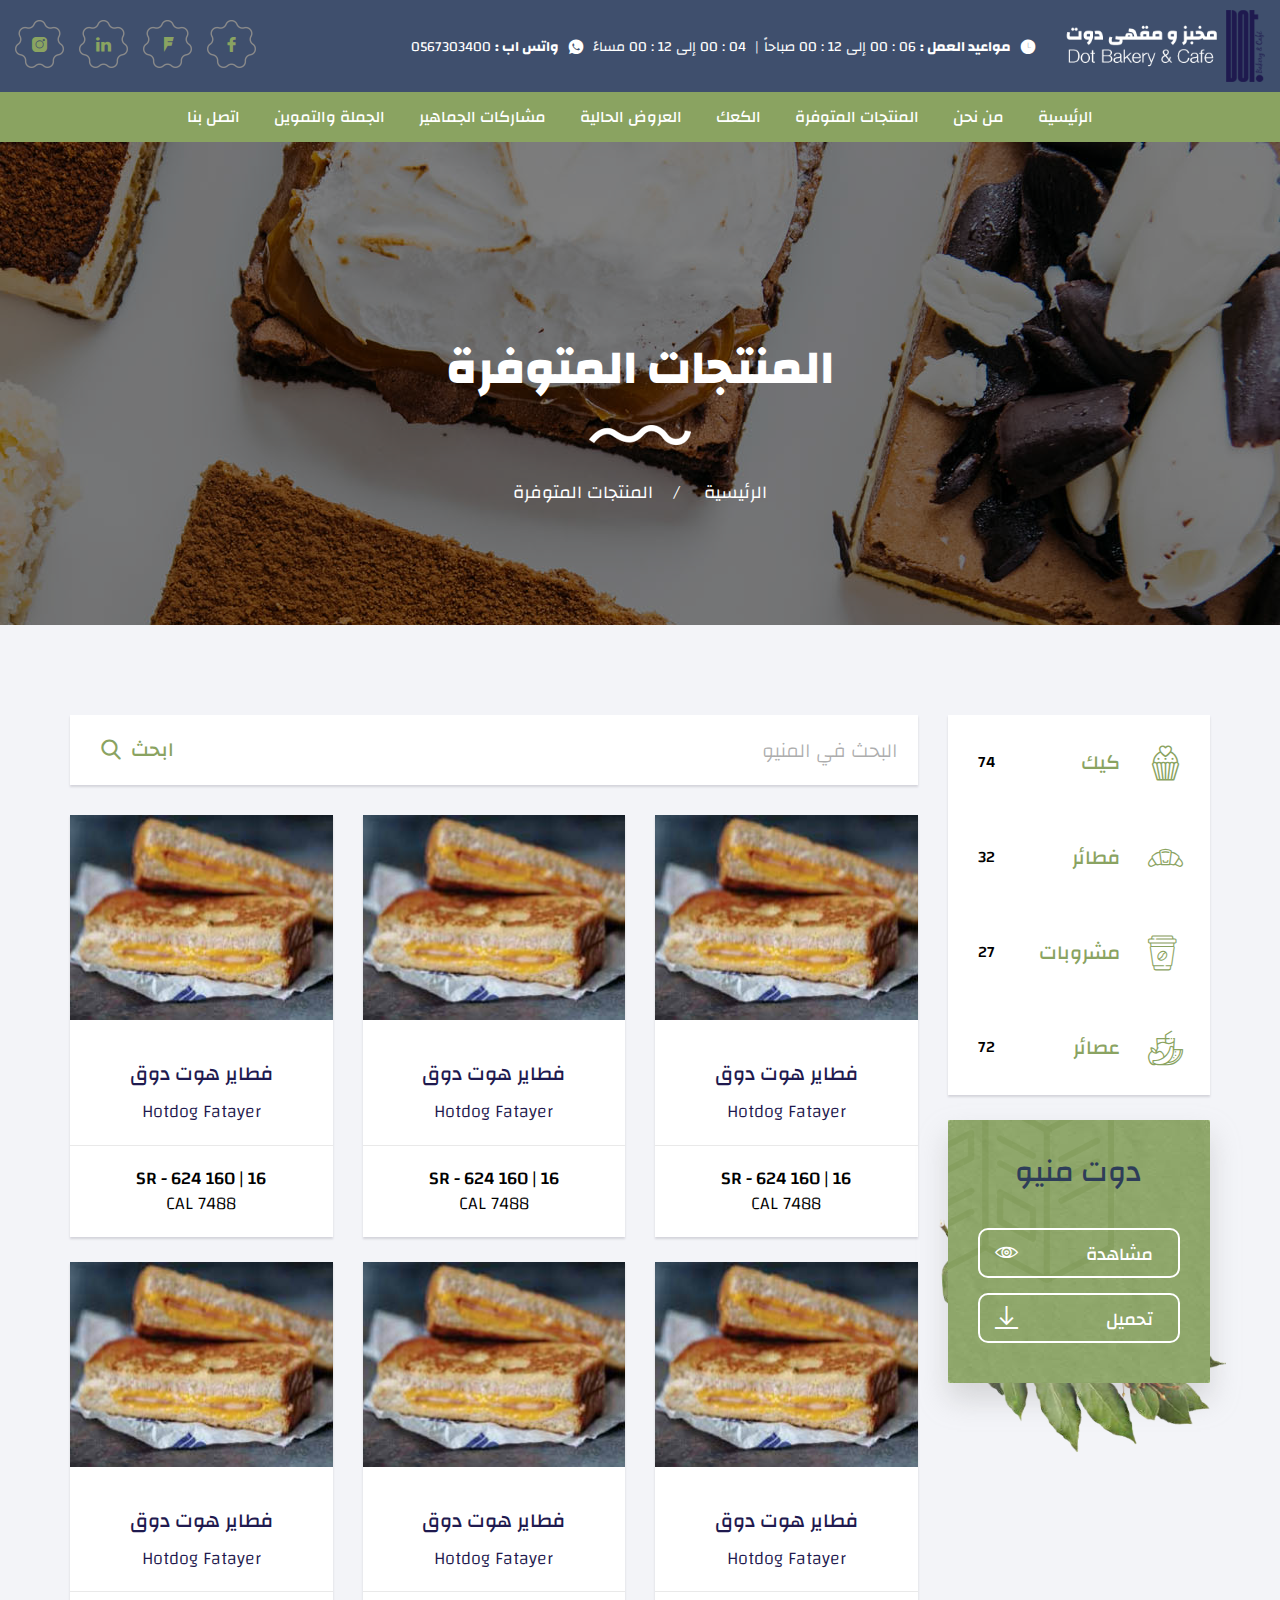
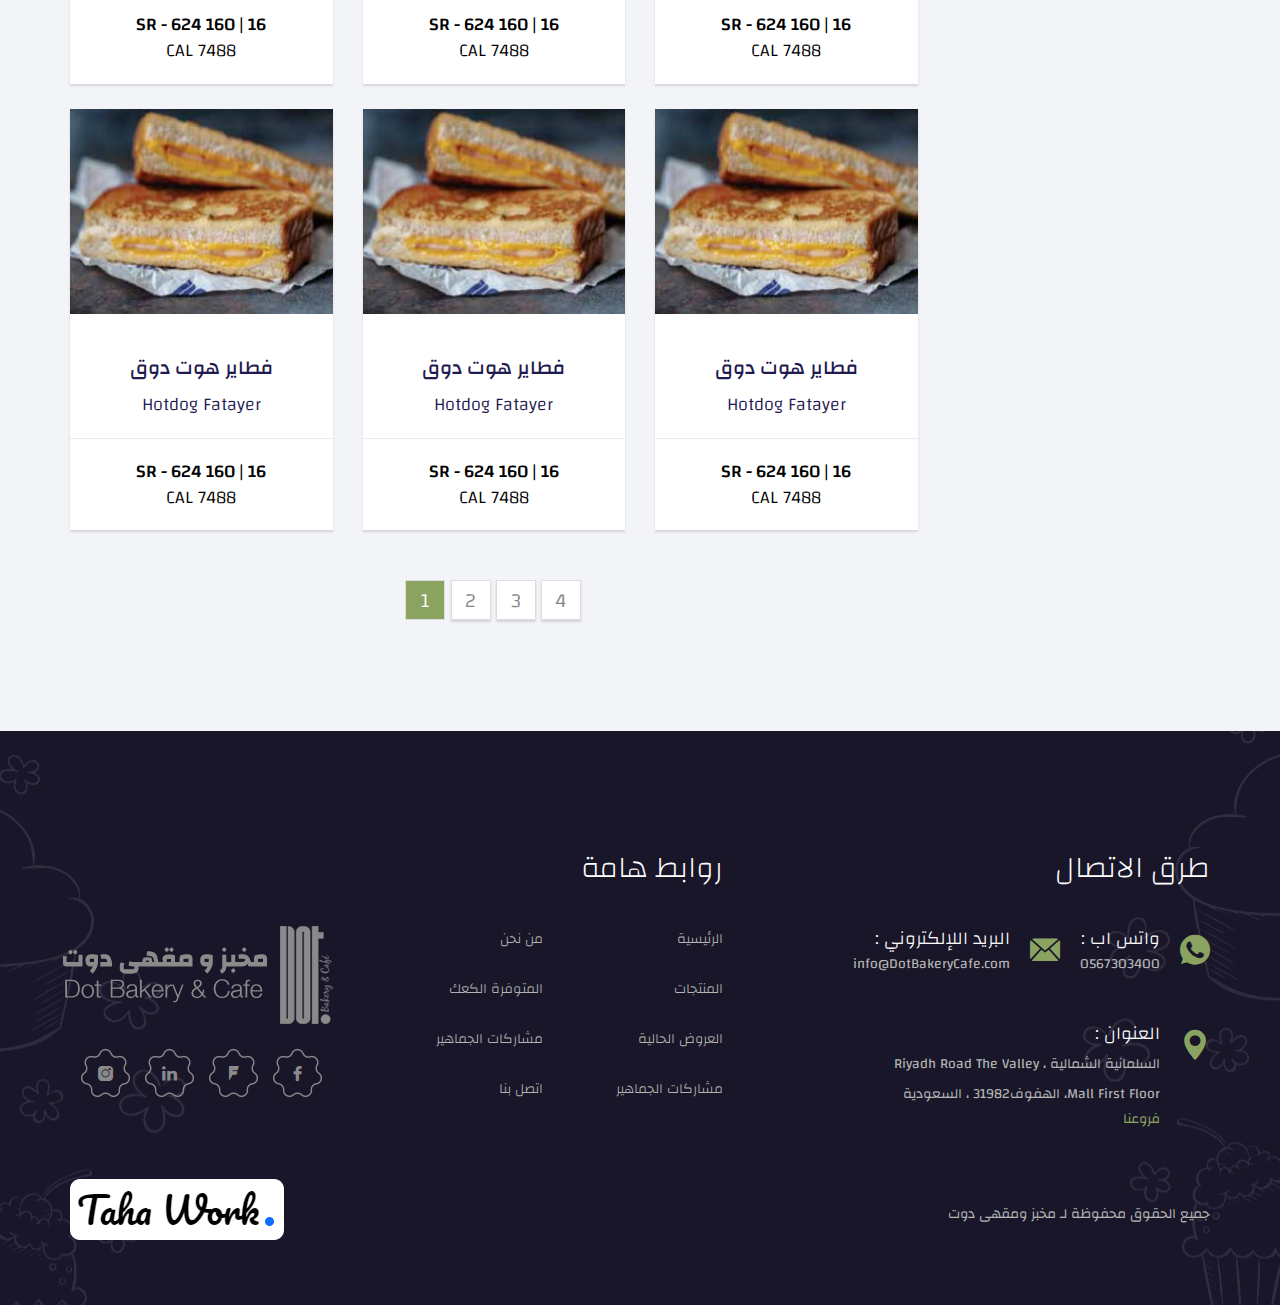
<file: products.html>
<!DOCTYPE html>
<html>
<head>
    
   <meta charset="UTF-8" />
    <!-- IE Compatibility Meta -->
   <meta http-equiv="X-UA-Compatible" content="IE=edge">
    <!-- First Mobile Meta  -->
   <meta name="viewport" content="width=device-width, initial-scale=1">
    
    <title></title>
    
	<link href="https://fonts.googleapis.com/css?family=Changa:200,300,400,500,700&display=swap" rel="stylesheet">
    
    
    <link href="css/flaticon.css" rel='stylesheet' type='text/css'>

	<link rel="stylesheet" href="css/animate.css" />
    <link rel="stylesheet" href="css/bootstrap.css" />
    <link rel="stylesheet" href="css/bootstrap-rtl.css" />
    <link rel="stylesheet" href="css/font-awesome.min.css" />
    <link rel="stylesheet" href="css/jquery.bxslider.css" />
    <link rel="stylesheet" href="css/owl.carousel.css" />
    <link rel="stylesheet" href="css/style.css" />
    <link rel="stylesheet" href="css/responisve.css" />
        
          
   <!--[if lt IE 9]>
       <script src="js/html5shiv.min.js"></script>
       <script src="js/respond.min.js"></script>
   <![endif]-->
  
    
</head>
<body>

    <div class="menuMobile">
    	
    	<div class="BgClose"></div>
    	<div class="menuContent">
    		<div class="headMenu clearfix">
	    		<i href="#" class="closeX"><i class="fa fa-close"></i></i>
    		</div>
    		<ul class="menuRes">
	   			<li><a href="#">الرئيسية</a></li>
	   			<li><a href="#"> من نحن</a></li>
	   			<li><a href="#">المنتجات المتوفرة</a></li>
	   			<li><a href="#">الكعك</a></li>
	   			<li><a href="#">العروض الحالية</a></li>
	   			<li><a href="#">مشاركات الجماهير</a></li>
	   			<li><a href="#">الجملة والتموين</a></li>
	   			<li><a href="#">اتصل بنا</a></li>
    		</ul>
    	</div>
    	
    	
    </div>
 
 
    <div class="transformPage">
    	
	   <div class="header">
	   		<div class="topHead">
		   		<div class="container-fluid clearfix">
		   			<a href="#" class="logo"><img src="images/logo.png" alt="" /></a>
		   			<ul class="time clearfix">
		   				<li>
		   					<h2 class="title"><i class="flaticon-clock"></i> : مواعيد العمل</h2> 
		   					<span> 06 : 00 إلى  12 : 00 صباحاً</span> 
		   					<span>04 : 00 إلى  12 : 00 مساءً</span> 
	   					</li>
		   				<li><h2 class="title"><i class="flaticon-whatsapp"></i>  : واتس اب</h2> <a href="tel:0567303400">0567303400</a></li>
		   			</ul>
		   			<ul class="socialHeader">
		   				<li><a href="#" class="flaticon-instagram"></a></li>
		   				<li><a href="#" class="flaticon-linkedin-logo"></a></li>
		   				<li><a href="#" class="flaticon-foursquare"></a></li>
		   				<li><a href="#" class="flaticon-facebook-logo"></a></li>
		   			</ul>
		   		
		   		</div>
	   		</div>
	   		<div class="menuHeader">
				<i class="openMenu fa fa-bars"></i>
		   		<ul class="menuLinks">
		   			<li><a href="#">الرئيسية</a></li>
		   			<li><a href="#"> من نحن</a></li>
		   			<li><a href="#">المنتجات المتوفرة</a></li>
		   			<li><a href="#">الكعك</a></li>
		   			<li><a href="#">العروض الحالية</a></li>
		   			<li><a href="#">مشاركات الجماهير</a></li>
		   			<li><a href="#">الجملة والتموين</a></li>
		   			<li><a href="#">اتصل بنا</a></li>
		   		</ul>
	   		</div>
	   		
	   		
	   </div>
	    
 		<div class="breadCrumbs">
 			<img src="images/breadCrumbBg.jpg" class="bg" alt="" />
 			<div class="container">
 				<h2 class="title">المنتجات المتوفرة</h2>
 				<img src="images/breadLine.png" class="line" alt="" />
 				<ul>
 					<li><a href="#">الرئيسية</a></li>
 					<li>المنتجات المتوفرة</li>
 				</ul>
 			</div>
 		</div>
	 
	 	<div class="productsPage">
	 		<div class="container">
	 			<div class="row">
	 				<div class="col-md-3">
	 					<ul class="category">
	 						<li><a href="#"><i class="flaticon-cake"></i> كيك <span>74</span></a></li>
	 						<li><a href="#"><i class="flaticon-croissant-1"></i> فطائر <span>32</span></a></li>
	 						<li><a href="#"><i class="flaticon-coffee"></i> مشروبات <span>27</span></a></li>
	 						<li><a href="#"><i class="flaticon-fruit"></i> عصائر <span>72</span></a></li>
	 					</ul>
	 					<div class="menu">
	 						<div class="content">
		 						<h2 class="title">دوت منيو</h2>
		 						<a href="#" class="btnMenu"><i class="flaticon-witness"></i> مشاهدة</a>
		 						<a href="#" class="btnMenu"><i class="flaticon-download"></i> تحميل</a>
	 							<img src="images/menuBg.png" class="bg" alt="" />
	 						</div>
	 						<img src="images/MenuBg2.png" class="image" alt="" />
	 					</div>
	 				</div>
	 				<div class="col-md-9">
	 					<form class="search">
	 						<input type="text" placeholder="البحث في المنيو" />
	 						<button>ابحث <i class="flaticon-search"></i></button>
	 					</form>
	 					<div class="row">
	 						<div class="col-md-4">
				            	<div class="product">
				            		<a href="#" class="image"><img src="images/productImage1.jpg" alt="" /></a>
				            		<div class="details">
				            			<a href="#" class="arName">فطاير هوت دوق</a>
				            			<a href="#" class="enName">Hotdog Fatayer</a>
				            			<div class="priceDiv">
				            				<span class="numb">16 | 160 SR - 624 </span>
				            				<span class="price">7488 CAL</span>
				            			</div>
				            		</div>
				            	</div>
	 						</div>
	 						<div class="col-md-4">
				            	<div class="product">
				            		<a href="#" class="image"><img src="images/productImage1.jpg" alt="" /></a>
				            		<div class="details">
				            			<a href="#" class="arName">فطاير هوت دوق</a>
				            			<a href="#" class="enName">Hotdog Fatayer</a>
				            			<div class="priceDiv">
				            				<span class="numb">16 | 160 SR - 624 </span>
				            				<span class="price">7488 CAL</span>
				            			</div>
				            		</div>
				            	</div>
	 						</div>
	 						<div class="col-md-4">
				            	<div class="product">
				            		<a href="#" class="image"><img src="images/productImage1.jpg" alt="" /></a>
				            		<div class="details">
				            			<a href="#" class="arName">فطاير هوت دوق</a>
				            			<a href="#" class="enName">Hotdog Fatayer</a>
				            			<div class="priceDiv">
				            				<span class="numb">16 | 160 SR - 624 </span>
				            				<span class="price">7488 CAL</span>
				            			</div>
				            		</div>
				            	</div>
	 						</div>
	 						<div class="col-md-4">
				            	<div class="product">
				            		<a href="#" class="image"><img src="images/productImage1.jpg" alt="" /></a>
				            		<div class="details">
				            			<a href="#" class="arName">فطاير هوت دوق</a>
				            			<a href="#" class="enName">Hotdog Fatayer</a>
				            			<div class="priceDiv">
				            				<span class="numb">16 | 160 SR - 624 </span>
				            				<span class="price">7488 CAL</span>
				            			</div>
				            		</div>
				            	</div>
	 						</div>
	 						<div class="col-md-4">
				            	<div class="product">
				            		<a href="#" class="image"><img src="images/productImage1.jpg" alt="" /></a>
				            		<div class="details">
				            			<a href="#" class="arName">فطاير هوت دوق</a>
				            			<a href="#" class="enName">Hotdog Fatayer</a>
				            			<div class="priceDiv">
				            				<span class="numb">16 | 160 SR - 624 </span>
				            				<span class="price">7488 CAL</span>
				            			</div>
				            		</div>
				            	</div>
	 						</div>
	 						<div class="col-md-4">
				            	<div class="product">
				            		<a href="#" class="image"><img src="images/productImage1.jpg" alt="" /></a>
				            		<div class="details">
				            			<a href="#" class="arName">فطاير هوت دوق</a>
				            			<a href="#" class="enName">Hotdog Fatayer</a>
				            			<div class="priceDiv">
				            				<span class="numb">16 | 160 SR - 624 </span>
				            				<span class="price">7488 CAL</span>
				            			</div>
				            		</div>
				            	</div>
	 						</div>
	 						<div class="col-md-4">
				            	<div class="product">
				            		<a href="#" class="image"><img src="images/productImage1.jpg" alt="" /></a>
				            		<div class="details">
				            			<a href="#" class="arName">فطاير هوت دوق</a>
				            			<a href="#" class="enName">Hotdog Fatayer</a>
				            			<div class="priceDiv">
				            				<span class="numb">16 | 160 SR - 624 </span>
				            				<span class="price">7488 CAL</span>
				            			</div>
				            		</div>
				            	</div>
	 						</div>
	 						<div class="col-md-4">
				            	<div class="product">
				            		<a href="#" class="image"><img src="images/productImage1.jpg" alt="" /></a>
				            		<div class="details">
				            			<a href="#" class="arName">فطاير هوت دوق</a>
				            			<a href="#" class="enName">Hotdog Fatayer</a>
				            			<div class="priceDiv">
				            				<span class="numb">16 | 160 SR - 624 </span>
				            				<span class="price">7488 CAL</span>
				            			</div>
				            		</div>
				            	</div>
	 						</div>
	 						<div class="col-md-4">
				            	<div class="product">
				            		<a href="#" class="image"><img src="images/productImage1.jpg" alt="" /></a>
				            		<div class="details">
				            			<a href="#" class="arName">فطاير هوت دوق</a>
				            			<a href="#" class="enName">Hotdog Fatayer</a>
				            			<div class="priceDiv">
				            				<span class="numb">16 | 160 SR - 624 </span>
				            				<span class="price">7488 CAL</span>
				            			</div>
				            		</div>
				            	</div>
	 						</div>
	 					
	 					
	 					</div>
			            <ul class="pagination">
			                
			                  <li><a href="#" class="active">1</a></li>
			                  <li><a href="#">2</a></li>
			                  <li><a href="#">3</a></li>
			                  <li><a href="#">4</a></li>
			            </ul>
	 				</div>
	 			</div>
	 		</div>
	 	</div>
	 	
	    
	    <footer class="footer">
	    	<div class="animateLeft"></div>
	    	<div class="animateRight"></div>
	    	<div class="container">
	    		<div class="row">
	    			<div class="col-md-5">
	    				<h2 class="titleFooter">طرق الاتصال</h2>
	    				<div class="clearfix info">
	    					<div class="itemInfo">
	    						<i class="flaticon-whatsapp"></i>
	    						<h2 class="title">واتس اب : </h2>
	    						<a class="text" href="tel:0567303400">0567303400</a>
	    					</div>
	    					<div class="itemInfo">
	    						<i class="flaticon-mail"></i>
	    						<h2 class="title">البريد اللإلكتروني : </h2>
	    						<a class="text" href="mailto:info@DotBakeryCafe.com">info@DotBakeryCafe.com</a>
	    					</div>
	    				</div>
						<div class="itemInfo">
							<i class="flaticon-maps-and-flags"></i>
							<h2 class="title">العنوان : </h2>
							<div  class="text desc">السلمانية الشمالية ، Riyadh Road The 
								Valley Mall First Floor،  الهفوف‎ 31982، السعودية</div>
								<a href="#" class="branches">فروعنا</a>
						</div>
	    			</div>
	    			<div class="col-md-4">
	    				<h2 class="titleFooter">روابط هامة</h2>
	    				<ul class="linksFooter clearfix">
	    					<li><a href="#">الرئيسية</a></li>
	    					<li><a href="#">من نحن</a></li>
	    					<li><a href="#">المنتجات</a></li>
	    					<li><a href="#">المتوفرة الكعك</a></li>
	    					<li><a href="#">العروض الحالية</a></li>
	    					<li><a href="#">مشاركات الجماهير</a></li>
	    					<li><a href="#">مشاركات الجماهير</a></li>
	    					<li><a href="#">اتصل بنا</a></li>
	    				</ul>
	    			</div>
	    			<div class="col-md-3">
	    				<div class="socialFooter">
	    					<a href="#" class="logoFooter"><img src="images/logoFooter.png" alt="" /></a>
				   			<ul class="social clearfix">
				   				<li><a href="#" class="flaticon-instagram"></a></li>
				   				<li><a href="#" class="flaticon-linkedin-logo"></a></li>
				   				<li><a href="#" class="flaticon-foursquare"></a></li>
				   				<li><a href="#" class="flaticon-facebook-logo"></a></li>
				   			</ul>
	    				</div>
	    			</div>
	    		</div>
	    
	    		<div class="footerDown clearfix">
	    			<a href="#" class="logoTaha"><img src="images/logoTaha.png" alt="" /></a>
	    			<div class="copyRights">جميع الحقوق محفوظة لـ مخبز ومقهى دوت</div>
	    		</div>
	    
	    	</div>
	    </footer>
	    
    
   
    </div>
    	
	    

     
     
     
    
    <script src="js/jquery-1.11.2.min.js"></script>
    <script src="js/bootstrap.min.js"></script>
    <script src="js/jquery.bxslider.min.js"></script>
    <script src="js/owl.carousel.js"></script>
    <script src="js/wow.min.js"></script>
    <script src="js/scrollIt.min.js"></script>
    <script src="js/custom.js"></script>
    
</body>

</html>
</file>
<file: css/flaticon.css>
/*
  	Flaticon icon font: Flaticon
  	Creation date: 18/03/2016 03:48
  	*/

@font-face {
  font-family: "Flaticon";
  src: url("../fonts/Flaticon.eot");
  src: url("../fonts/Flaticon.eot?#iefix") format("embedded-opentype"),
       url("../fonts/Flaticon.woff") format("woff"),
       url("../fonts/Flaticon.ttf") format("truetype"),
       url("../fonts/Flaticon.svg#Flaticon") format("svg");
  font-weight: normal;
  font-style: normal;
}

@media screen and (-webkit-min-device-pixel-ratio:0) {
  @font-face {
    font-family: "Flaticon";
    src: url("../fonts/Flaticon.svg#Flaticon") format("svg");
  }
}

[class^="flaticon-"]:before, [class*=" flaticon-"]:before,
[class^="flaticon-"]:after, [class*=" flaticon-"]:after {   
  font-family: Flaticon;
font-style: normal;
}


.flaticon-clock:before { content: "\f100"; }
.flaticon-whatsapp:before { content: "\f101"; }
.flaticon-instagram:before { content: "\f102"; }
.flaticon-linkedin-logo:before { content: "\f103"; }
.flaticon-facebook-logo:before { content: "\f104"; }
.flaticon-foursquare:before { content: "\f105"; }
.flaticon-back:before { content: "\f106"; }
.flaticon-right-arrow:before { content: "\f107"; }
.flaticon-boy-broad-smile:before { content: "\f108"; }
.flaticon-stopwatch:before { content: "\f109"; }
.flaticon-camera:before { content: "\f10a"; }
.flaticon-wifi:before { content: "\f10b"; }
.flaticon-fork:before { content: "\f10c"; }
.flaticon-croissant:before { content: "\f10d"; }
.flaticon-coffee-cup:before { content: "\f10e"; }
.flaticon-calendar:before { content: "\f10f"; }
.flaticon-mail:before { content: "\f110"; }
.flaticon-maps-and-flags:before { content: "\f111"; }
.flaticon-search:before { content: "\f112"; }
.flaticon-cake:before { content: "\f113"; }
.flaticon-croissant-1:before { content: "\f114"; }
.flaticon-coffee:before { content: "\f115"; }
.flaticon-fruit:before { content: "\f116"; }
.flaticon-witness:before { content: "\f117"; }
.flaticon-download:before { content: "\f118"; }
.flaticon-share:before { content: "\f119"; }
.flaticon-paper-plane:before { content: "\f11a"; }
</file>
<file: css/style.css>
/* ------------------------------------------ */
/*         General & Basic Styles
/* ------------------------------------------ */

body,html
{
	height:100%
}

body
{
	font-family: 'Changa', sans-serif;
}
.overflowH
{
	overflow:hidden
}


h1,h2,h3,h4,h5,h6
{
	margin-top:0;
	margin-bottom:0
}

ul
{
	margin-bottom:0;
	padding-right:0;
	list-style:none
}

p
{
	margin-bottom:0
}

a
{
	text-decoration:none!important;
	outline:none;
	-webkit-transition:all 0.3s;
	-moz-transition:all 0.3s;
	-o-transition:all 0.3s;
	transition:all 0.3s;
}

a:hover, a:active, a:focus {
    outline: 0;
}

.center-block
{
	float:none
}

.background-cover
{
	-webkit-background-size:cover!important;
	-moz-background-size:cover!important;
	-o-background-size:cover!important;
	background-size:cover!important;
}

input,
textarea,
button,
select
{
	outline:none;
}

input[type="number"]::-webkit-outer-spin-button,
input[type="number"]::-webkit-inner-spin-button {
  -webkit-appearance: none;
  margin: 0;
}
input[type="number"] {
  -moz-appearance: textfield;
}


.Owl
{
    direction:ltr;
}

.owl-theme .owl-controls
{
	margin-top:0
}


/* ------------------------------------------ */
/*        Header
/* ------------------------------------------ */

.header .topHead
{
	padding:10px 0;
	background-color:#3f4f6d
}

.header .topHead .logo
{
	float:right;
	display:block;
	max-width:100%;
	margin-left:95px
}

.header .topHead .logo img
{
	max-width:100%
}

.header .topHead .time
{
	float:right;
	margin-top:35px;
	color:#fff
}

.header .topHead .time li
{
	float:right
}

.header .topHead .time li:not(:last-of-type)
{
	margin-left:40px
}

.header .topHead .time li .title
{
	font-weight:700;
	color:#fff;
	font-size:16px;
	display:inline-block;
	direction: ltr;
	text-align:right
}

.header .topHead .time li .title i
{
	font-size:18px;
	margin-left:10px;
	float:right
}

.header .topHead .time li span,
.header .topHead .time li a
{
	display:inline-block;
	color:#fff;
	font-size:16px;
}

.header .topHead .time li span:not(:last-of-type):after
{
	content:"|";
	display:inline-block;
	color:#fff;
	margin:0 15px
}

.header .socialHeader
{
	float:left;
	margin-top:20px;
}

.header .socialHeader li
{
	float:left
}

.header .socialHeader li:not(:last-of-type) 
{
	margin-right:15px;
}

.header .socialHeader li a
{
	width:49px;
	height:48px;
	display:block;
	text-align:center;
	line-height:50px;
	color:#8aa361;
	font-size:15px;
	background:url(../images/socialBg.png) no-repeat
}

.header .socialHeader li a.flaticon-foursquare
{
	padding-left:7px;
}

.header .socialHeader li a:hover
{
	color:#fff;
	background:url(../images/socialBgActive.png) no-repeat
}

.header .menuHeader
{
	background-color:#8aa361;
	text-align:center;
	-webkit-transition:all 0.3s;
	-moz-transition:all 0.3s;
	-o-transition:all 0.3s;
	transition:all 0.3s;
}

.header .menuHeader li
{
	display:inline-block;
	padding:0 15px
}

.header .menuHeader li a
{
	display:block;
	height:50px;
	line-height:50px;
	color:#fff;
	font-size:16px;
	font-weight:500;
	position:relative
}

.header .menuHeader li a:hover,
.header .menuHeader li a.active
{
	color:#000
}

.header .menuHeader li a:before
{
	content:"";
	position:absolute;
	bottom:0;
	right:0;
	width:100%;
	height:3px;
	background-color:#3f4f6d;
	opacity: 0;
	-webkit-transition:all 0.3s;
	-moz-transition:all 0.3s;
	-o-transition:all 0.3s;
	transition:all 0.3s;
}

.header .menuHeader li a:hover:before,
.header .menuHeader li a.active:before
{
	opacity: 1
}


.openMenu
{
	color:#fff;
	height:100%;
	font-size:20px;
	display:none;
	line-height:50px;
	cursor:pointer;
	margin:0 auto
}



.transformPage
{
	-webkit-transition:all 0.3s;
	-moz-transition:all 0.3s;
	-o-transition:all 0.3s;
	transition:all 0.3s;
}

.transformPage.active
{
    -webkit-transform: translateX(-320px);
    transform: translateX(-320px);
}


.menuMobile
{
	position:fixed;
	width:100%;
	height:100%;
	z-index:99999;
	left:0;
	top:0;
	display:none
}

.menuMobile .BgClose
{
	background-color:rgba(0,0,0,0.4);
	position:absolute;
	left:0;
	top:0;
	width:100%;
	height:100%;
	z-index:99;
	cursor:pointer
}

.menuMobile .menuContent
{
	width:320px;
	max-width:100%;
	background-color:#fff;
	position:absolute;
	top:0;
	height:100%;
    overflow: auto;
	z-index:100;
	right:-320px;
	-webkit-transition:all 0.3s;
	-moz-transition:all 0.3s;
	-o-transition:all 0.3s;
	transition:all 0.3s;
}

.menuMobile .menuContent.active
{
	right:0
}

.menuMobile .headMenu
{
	padding:15px 20px 0
}

.menuMobile .menuContent .closeX i
{
	font-size:15px;
	float:left;
    margin-right: 5px;
}

.menuMobile .menuContent .menuRes li a
{
	color:#202121;
	height:60px;
	display:block;
	font-size:15px;
	padding:0 20px;
	line-height:55px;
	position:relative;
	font-weight:700;
	border-bottom: 1px solid #E6EAEA;
}

.menuMobile .menuContent .menuRes li a i
{
	float:left;
	font-size:20px;
	margin-top:20px
}


.menuMobile .menuContent .menuRes li .subMenu
{
	display:none;
}

.menuMobile .menuContent .menuRes li .subMenu li a:before
{
    content: "\f104";
    font: normal normal normal 14px/1 FontAwesome;
	position:absolute;
    right: 25px;
    top: 16px;
    font-size: 23px;
	
}

 
.menuMobile .menuContent .menuRes li .subMenu li a
{
	padding-right:45px
}


/* ------------------------------------------ */
/*         Slider
/* ------------------------------------------ */

.bx-wrapper
{
	border:none;
	margin:0;
}

.bx-wrapper .bx-viewport
{
    border:none;
    background:none;
    border:0;
    box-shadow:none;
    left:0;
}

.background-slider
{
    background-color: rgba(10,10,10,0.5);
    height: 100%;
    width: 100%;
    position: absolute;
    top: 0;
    left: 0;
}

.slider
{
	position:relative;
}

.slider img
{
	height:760px;
	width:100%
}

.sliderDetails
{
	position:absolute;
	left:0;
	top:0;
	width:100%;
	height:100%;
	z-index:99;
	padding-top:340px;
	text-align:center;
	opacity: 0
}

.active-slide .sliderDetails
{
    opacity: 1; 
}


.sliderDetails .title
{
	color:#fff;
	font-size:60px;
	font-weight:800;
	line-height:95px;
	max-width:770px;
	margin:0 auto
}

.sliderDetails .title span
{
	color:#8aa361
}

.bx-wrapper .bx-pager
{
	padding-top:0;
}

.bx-wrapper .bx-has-pager
{
    width: 100%;
	position:absolute;
	bottom:130px;
	right:0;
    overflow: hidden;
	text-align:center
}

.bx-wrapper .bx-pager.bx-default-pager
{
	display:inline-block;
	border-radius:30px;
    position: static;
    width: auto;
}


.bx-wrapper .bx-pager.bx-default-pager a
{
	overflow:hidden;
	width:10px;
	height:3px;
	margin:0 4px;
	border-radius:0;
	background-color:#fff;
}

.bx-wrapper .bx-pager.bx-default-pager a.active
{
	width:25px;
	background-color:#ffffff;
}

.bx-wrapper .bx-pager.bx-default-pager a:hover
{
	background-color:#ffffff;
}

.the-slider-control li	span i
{
	position:absolute;
	right:20px;
	top:calc(50% - 30px);
	z-index:3;
	text-align:center;
	display:block;
	width:74px;
	height:72px;
	line-height:72px;
	font-size:35px;
	background:url(../images/angleBg2.png) no-repeat;
	opacity:1;
	color:#000;
	-webkit-transition: all 0.3s;
    -moz-transition: all 0.3s;
    -o-transition: all 0.3s;
    transition: all 0.3s;
}

.the-slider-control li	span#home-prev i
{
	right:auto;
	left:20px;
	background:url(../images/angleBg.png) no-repeat;
}

.the-slider-control li	span:hover i
{
	background:url(../images/angleBgActive.png) no-repeat;
	color:#fff
}

.the-slider-control li	span#home-prev:hover i
{
	right:auto;
	left:20px;
	background:url(../images/angleBgActive2.png) no-repeat;
}

/* ------------------------------------------ */
/*         Features
/* ------------------------------------------ */

.features
{
	position: relative;
	margin-top:-45px;
	padding:0 15px;
}

.features .containerWidth
{
	background-color:#8aa361;
	max-width:100%;
	width:1600px;
	margin:0 auto
}

.features .containerWidth .item
{
	padding:50px 25px 60px;
	text-align:center;
	float:right;
	position:relative
}

.features .containerWidth .item:before
{
	content:"";
	width:70px;
	height:4px;
	background-color:transparent;
	position:absolute;
	bottom:0;
	right:calc(50% - 35px);
	-webkit-transition:all 0.3s;
	-moz-transition:all 0.3s;
	-o-transition:all 0.3s;
	transition:all 0.3s;
}

.features .containerWidth .item:hover:before
{
	background-color:#3f4f6d;
}

.features .containerWidth .item .icon
{
	display:block;
	width:150px;
	height:150px;
	border-radius:50%;
	border:4px solid transparent;
	padding:10px;
	background-clip:content-box;
	margin-bottom:25px;
	position:relative;
	-webkit-transition:all 0.3s;
	-moz-transition:all 0.3s;
	-o-transition:all 0.3s;
	transition:all 0.3s;
}

.features .containerWidth .item:hover .icon
{
	border-color:#3f4f6d
}

.features .containerWidth .item .icon i
{
	display:block;
	width:100%;
	height:100%;
	border-radius:50%;
	border:3px solid #fff;
	text-align:center;
	line-height:115px;
	font-size:55px;
	color:#2e3d59;
	background:url(../images/bgFeatures.jpg);
	-webkit-transition:all 0.3s;
	-moz-transition:all 0.3s;
	-o-transition:all 0.3s;
	transition:all 0.3s;
}

.features .containerWidth .item .title
{
	font-weight:500;
	color:#fff;
	font-size:20px;
	-webkit-transition:all 0.3s;
	-moz-transition:all 0.3s;
	-o-transition:all 0.3s;
	transition:all 0.3s;
}

.features .containerWidth .item:hover .title 
{
	color:#2e3d59
}

.features .containerWidth .item:hover .icon i
{
	background:url(../images/bgFeaturesActive.jpg);
	color:#fff
}

.features .containerWidth .item .icon i.flaticon-stopwatch
{
	padding-left:5px;
}

/* ------------------------------------------ */
/*         About Us
/* ------------------------------------------ */

.aboutUs
{
	position: relative;
	padding-bottom:60px;
	padding-top:45px;
}

.aboutUs .containerWidth
{
	max-width:100%;
	width:1600px;
	margin:0 auto
}

.aboutUs .OwlSalesDiv
{
	float:right;
	width:33.33333%;
	z-index:2;
	position:relative
}

.aboutUs .OwlSalesDiv .itemSale 
{
	position:relative;
	height:530px;
	overflow:hidden;
	direction:rtl
}

.aboutUs .OwlSalesDiv .itemSale:after
{
	content:"";
	z-index:1;
	position:absolute;
	right:0;
	bottom:0;
	width:100%;
	height:100%;
/* Permalink - use to edit and share this gradient: https://colorzilla.com/gradient-editor/#000000+0,000000+100&0.65+0,0+100;Neutral+Density */
background: -moz-linear-gradient(bottom,  rgba(0,0,0,0.65) 0%, rgba(0,0,0,0) 100%); /* FF3.6-15 */
background: -webkit-linear-gradient(bottom,  rgba(0,0,0,0.65) 0%,rgba(0,0,0,0) 100%); /* Chrome10-25,Safari5.1-6 */
background: linear-gradient(to top,  rgba(0,0,0,0.65) 0%,rgba(0,0,0,0) 100%); /* W3C, IE10+, FF16+, Chrome26+, Opera12+, Safari7+ */
filter: progid:DXImageTransform.Microsoft.gradient( startColorstr='#a6000000', endColorstr='#00000000',GradientType=0 ); /* IE6-9 */

}

.aboutUs .OwlSalesDiv .itemSale img
{
	min-width:100%;
}

.aboutUs .OwlSalesDiv .itemSale .details
{
	position:absolute;
	right:0;
	top:0;
	padding-top:60px;
	padding-right:30px;
	z-index:3;
}

.aboutUs .OwlSalesDiv .itemSale .details .title
{
	color:#fff;
	font-weight:700;
	margin-bottom:10px
}

.aboutUs .OwlSalesDiv .itemSale .details .new
{
	font-weight:500;
	color:#fff;
	padding:0 8px;
	background-color:#2e3d59;
	height:30px;
	line-height:30px
}


.aboutUs .owl-theme .owl-controls .owl-buttons
{
    position:absolute;
    top:20px;
    left:-55px
}

.aboutUs .owl-theme .owl-controls .owl-buttons div
{
    width:45px;
    height:45px;
    line-height:45px;
    color:#000;
    background-color:#fff;
    opacity:1;
    border-radius:0;
    padding:0;
    font-size:27px;
	-webkit-transition:all 0.3s;
	-moz-transition:all 0.3s;
	-o-transition:all 0.3s;
	transition:all 0.3s;
}

.aboutUs .owl-theme .owl-controls .owl-buttons div.owl-prev
{
	right:auto;
	left:0
}

.aboutUs .owl-theme .owl-controls .owl-buttons div:hover
{
	background-color:#8aa361;
	color:#fff
}

.aboutUs .aboutDetails
{
	padding:190px 55px 0 0;
	height:530px;
	background-color:#2e3d59;
	position:relative;
	z-index:1;
	float:right;
	overflow-x:hidden;
	width:33.33333%
}

.aboutUs .aboutDetails .logoAbout
{
	position: absolute;
	right:55px;
	z-index:-1;
	top:0;
}

.aboutUs .aboutDetails .imageAbout
{
	position:absolute;
	left:0;
	top:-13px
}

.aboutUs .aboutDetails .title
{
	font-weight:700;
	color:#fff;
	margin-bottom:20px;
	font-size:30px;
}

.aboutUs .aboutDetails .desc
{
	max-width:360px;
	color:#8aa361;
	line-height:34px;
	margin-bottom:45px;
	font-weight:300;
	font-size:18px
}

.aboutUs .aboutDetails  a
{
	width:144px;
	height:45px;
	line-height:45px;
	background-color:#8aa361;
	text-align:center;
	color:#fff;
	font-weight:500;
	display:block
}

.aboutUs .sliderImages
{
	z-index:3;
	position:relative
}

.OwlImages
{
	float:right;
	width:33.33333%
}

.OwlImages .image
{
	width:100%;
	height:530px;
	overflow:hidden
}

.OwlImages .image img
{
	width:100%;
	height:100%
}

.aboutUs .sliderImages .owl-theme .owl-controls .owl-buttons
{
	top:auto;
	bottom:35px;
	left:auto;
	right:-55px
}

/* ------------------------------------------ */
/*         Products
/* ------------------------------------------ */

.products
{
	padding:80px 0 70px;
	background-color:#f2f2f2
}

.products .titleStyle
{
	font-weight:700;
	color:#000000;
	margin-bottom:70px;
	text-align:center
}

.products .item
{
	padding:20px 15px
}

.product
{
	background-color:#fff;
	box-shadow: 0px 2px 2px 0px rgba(130, 127, 141, 0.27);
	-webkit-transition:all 0.3s;
	-moz-transition:all 0.3s;
	-o-transition:all 0.3s;
	transition:all 0.3s;
}

.product:hover
{
	 box-shadow: -3.09px 0px 25px 0px rgba(0, 0, 0, 0.26);
}

.product:hover .details .arName,
.product:hover .details .enName
{
	color:#8aa361
}

.product .image
{
	display:block;
	width:100%;
	height:205px
}

.product .image img
{
	width:100%;
	height:100%
}

.product .details
{
	text-align:center;
	padding-top:40px;
	padding-bottom:20px
}

.product .details .arName
{
	font-weight:500;
	color:#1f1a4f;
	margin-bottom:10px;
	display:block;
	font-size:20px;
	-webkit-transition:all 0.3s;
	-moz-transition:all 0.3s;
	-o-transition:all 0.3s;
	transition:all 0.3s;
}

.product .details .enName
{
	display:block;
	color:#1f1a4f;
	font-size:18px;
	font-weight:300;
	-webkit-transition:all 0.3s;
	-moz-transition:all 0.3s;
	-o-transition:all 0.3s;
	transition:all 0.3s;
}

.product .details .priceDiv
{
	margin-top:20px;
	padding-top:20px;
	border-top:1px solid #e9e9e9
}

.product .details .priceDiv .numb
{
	font-weight:500;
	font-size:18px;
	margin-bottom:15px;
	color:#000
}

.product .details .priceDiv .price
{
	font-weight:300;
	font-size:18px;
	display:block;
	color:#000
}

.products .owl-theme .owl-controls .owl-buttons div
{
    width:45px;
    height:45px;
    line-height:45px;
    color:#fff;
    background-color:#2e3d59;
    position:absolute;
    opacity:1;
    border-radius:0;
    padding:0;
    font-size:25px;
    right:-60px;
    top:calc(50% - 30px);
	-webkit-transition:all 0.3s;
	-moz-transition:all 0.3s;
	-o-transition:all 0.3s;
	transition:all 0.3s;
}

.products .owl-theme .owl-controls .owl-buttons div:hover
{
	background-color:#92a86d
}

.products .owl-theme .owl-controls .owl-buttons div.owl-prev
{
	right:auto;
	left:-60px
}

.products .more
{
	width:160px;
	height:45px;
	background-color:#2e3d59;
	color:#fff;
	font-weight:500;
	font-size:18px;
	text-align:center;
	line-height:45px;
	display:block;
	margin:60px auto 0
}

/* ------------------------------------------ */
/*         Clients
/* ------------------------------------------ */

.clients
{
	padding:125px 0 65px;
	position:relative;
	z-index:1;
	overflow:hidden
}

.clients:before
{
	content:"";
	position:absolute;
	right:0;
	top:0;
	width:100%;
	height:100%;
	background-color:rgba(0,0,0,0.5)
}

.clients .bg
{
	position:absolute;
	right:0;
	top:0;
	z-index:-2;
	min-width:100%;
	min-height:100%
}

.clients .titleStyle
{
	color:#fff;
	font-weight:700;
	font-size:30px;
	margin-bottom:100px;
	text-align:center;
	position:relative;
	z-index:1
}

.clients .item
{
	padding:0 15px
}

.user
{
	background-color:#fff;
	padding:20px 35px 20px 25px;
	min-height:320px
}

.user .userHead
{
	margin-bottom:25px
}

.user .userHead img
{
	float:left;
	border-radius:50%;
	width:120px;
	height:120px;
}

.user .userHead .details
{
	float:left;
	width:calc(100% - 120px);
	padding-top:35px;
	padding-left:15px;
}

.user .userHead .details .name
{
	font-weight:500;
	font-size:24px;
	margin-bottom:5px
}

.user .userHead .details .date
{
	font-weight:300;
	color:#888888;
	font-size:18px;
}

.user .desc
{
	color:#000000;
	font-size:16px;
	line-height:25px;
}

.clients .owl-theme .owl-controls
{
	margin-top:90px
}

.clients .owl-theme .owl-controls .owl-page span
{
	width:10px;
	height:3px;
	background-color:#fff;
	border-radius: 0;
	-webkit-transition:all 0.3s;
	-moz-transition:all 0.3s;
	-o-transition:all 0.3s;
	transition:all 0.3s;
}

.clients .owl-theme .owl-controls .owl-page.active span
{
	width:25px;
}

.homeMap
{
	height:530px;
	margin:0;
	width:100%;
	border:none;
	display:block
}

/* ------------------------------------------ */
/*         Footer
/* ------------------------------------------ */

.footer
{
	position:relative;
	padding-top:120px;
	background-color:#181628;
	padding-bottom:65px;
	overflow:hidden;
	z-index:1
}

.footer .animateLeft
{
	position:absolute;
	left:0;
	top:0;
	z-index:-1;
	height:100%;
	width:197px;
	background:url(../images/FooterBg.png)
}

.footer .animateRight
{
	position:absolute;
	right:0;
	top:0;
	z-index:-1;
	height:100%;
	width:197px;
	background:url(../images/FooterBgRight.png)
}


.footer .titleFooter
{
	font-size:30px;
	color:#ffffff;
	margin-bottom:45px;
	font-weight:200
}

.footer .info .itemInfo
{
	float:right;
}

.footer .info .itemInfo:not(:last-of-type)
{
	margin-left:20px
}

.footer .itemInfo
{
	position:relative;
	padding-right:50px;
	margin-bottom:50px
}

.footer .itemInfo .title
{
	font-size:18px;
	color:#ffffff;
	font-weight:300;
	margin-bottom:5px
}

.footer .itemInfo  .text
{
	color:#b4b4b4;
	font-size:14px;
}

.footer .itemInfo i
{
	position:absolute;
	right:0;
	top:0;
	color:#8aa361;
	font-size:30px
}

.footer .itemInfo .text.desc
{
	max-width:290px;
	line-height:30px
}

.footer .itemInfo .branches
{
	margin-top:20px;
	color:#8aa361
}

.footer .linksFooter li
{
	float:right;
	width:50%;
	margin-bottom:30px
}

.footer .linksFooter li a
{
	display:inline-block;
	color:#b4b4b4;
	font-weight:300;
	font-size:14px;
}

.footer .linksFooter li a:hover
{
	color:#8aa361
}

.footer .socialFooter
{
	padding-top:75px;
	text-align:center
}

.footer .socialFooter .logoFooter
{
	max-width:100%;
	display:inline-block
}

.footer .socialFooter .social
{
	display:inline-block;
	margin-top:25px;
}

.footer .socialFooter .social li
{
	float:left
}

.footer .socialFooter .social li:not(:last-of-type) 
{
	margin-right:15px;
}

.footer .socialFooter .social li a
{
	width:49px;
	height:48px;
	display:block;
	text-align:center;
	line-height:50px;
	color:#8a8a8a;
	font-size:15px;
	background:url(../images/socialBg.png) no-repeat
}

.footer .socialFooter .social li a.flaticon-foursquare
{
	padding-left:7px;
}

.footer .socialFooter .social li a:hover
{
	color:#fff;
	background:url(../images/socialBgActive2.png) no-repeat
}

.footer .footerDown .logoTaha
{
	float:left;
	display:inline-block
}

.footer .footerDown .logoTaha img
{
	max-width:100%
}

.footer .footerDown .copyRights
{
	float:right;
	color:#b4b4b4;
	font-size:14px;
	margin-top:25px;
	margin-left:40px
}


/* ------------------------------------------ */
/*        BreadCrumbs
/* ------------------------------------------ */

.breadCrumbs
{
	padding:200px 0 120px;
	position:relative;
	z-index:1;
	overflow:hidden;
	text-align:center
}

.breadCrumbs:before
{
	content:"";
	position:absolute;
	right:0;
	top:0;
	width:100%;
	height:100%;
	z-index:-1;
	background-color:rgba(0,0,0,0.5);
}

.breadCrumbs .bg
{
	position:absolute;
	z-index:-2;
	right:0;
	top:0;
	min-width:100%;
	min-height:100%
}

.breadCrumbs .title
{
	color:#fff;
	font-size:48px;
	margin-bottom:30px;
	font-weight:800;
	padding:0 15px;
	position:relative;
	display:block;
}


.breadCrumbs ul li 
{
    display:inline-block;
    color:#ffffff;
    font-size:18px;
}

.breadCrumbs ul li:not(:first-of-type):before
{
    content:"/";
    padding:0 20px;
    color:#fff;
}

.breadCrumbs ul li a
{
    color:#ffffff;
    font-size:18px;
}

.breadCrumbs .line
{
	display:inline-block;
	margin-bottom:35px;
}

/* ------------------------------------------ */
/*        OffersPage
/* ------------------------------------------ */

.OffersPage
{
	padding:85px 0;
	background-color:#f3f4f8;
	text-align:center
}

.OffersPage .offer
{
	display:inline-block;
	margin-bottom:30px;
	max-width:100%;
	position:relative;
	overflow:hidden
}

.OffersPage .offer img
{
	max-width:100%
}

.OffersPage .offer i
{
	width:55px;
	height:55px;
	color:#fff;
	border-radius:50%;
	position:absolute;
	left:calc(50% - 27.5px);
	top:20px;
	opacity:0;
	background-color:#212d42;
	text-align:center;
	line-height:55px;
	font-size:20px;
	z-index:2;
	-webkit-transition:all 0.3s;
	-moz-transition:all 0.3s;
	-o-transition:all 0.3s;
	transition:all 0.3s;
}

.OffersPage .offer:hover i
{
	top:calc(50% - 27.5px);
	opacity:1;
	
}

.OffersPage .offer .new
{
	font-weight:500;
	color:#fff;
	padding:0 8px;
	background-color:#2e3d59;
	height:30px;
	line-height:30px;
	position:absolute;
	right:-20px;
	opacity:0;
	bottom:15px;
	z-index:2;
	-webkit-transition:all 0.3s;
	-moz-transition:all 0.3s;
	-o-transition:all 0.3s;
	transition:all 0.3s;
}

.OffersPage .offer:hover .new
{
	right:15px;
	opacity:1
}

.OffersPage .offer:after
{
	content:"";
	position:absolute;
	bottom:0;
	right:0;
	width:100%;
	height:100%;
	z-index:1;
	opacity: 0;
	/* Permalink - use to edit and share this gradient: https://colorzilla.com/gradient-editor/#000000+0,000000+100&0.65+0,0+100;Neutral+Density */
	background: -moz-linear-gradient(bottom,  rgba(0,0,0,0.65) 0%, rgba(0,0,0,0) 100%); /* FF3.6-15 */
	background: -webkit-linear-gradient(bottom,  rgba(0,0,0,0.65) 0%,rgba(0,0,0,0) 100%); /* Chrome10-25,Safari5.1-6 */
	background: linear-gradient(to top,  rgba(0,0,0,0.65) 0%,rgba(0,0,0,0) 100%); /* W3C, IE10+, FF16+, Chrome26+, Opera12+, Safari7+ */
	filter: progid:DXImageTransform.Microsoft.gradient( startColorstr='#a6000000', endColorstr='#00000000',GradientType=0 ); /* IE6-9 */
	-webkit-transition:all 0.3s;
	-moz-transition:all 0.3s;
	-o-transition:all 0.3s;
	transition:all 0.3s;
}

.OffersPage .offer:hover:after
{
	opacity: 1
}

.offerSlider .close
{
	opacity:1;
	width:35px;
	height:35px;
	color:#1f1a4f;
	background-color:#dbdbdb;
	position:absolute;
	left:35px;
	top:35px;
	border-radius:50%;
	z-index:99;
	font-size:30px;
}

.offerSlider .modal-dialog
{
	box-shadow:none;
	border-radius:0;
	width:375px;
	margin:20px auto 0;
	max-width:100%
}

.offerSlider .modal-content
{
	box-shadow:none
}

.offerSlider .modal-body
{
	padding:20px;
	background-color:#fff;
	position: relative
}

.offerSlider .image
{
	max-width:100%
}

.offerSlider .image img
{
	max-width:100%
}

.offerSlider .owl-theme .owl-controls .owl-buttons
{
    position:absolute;
    bottom:-5px;
    left:0;
    width:100%;
    text-align:center
}

.offerSlider .owl-theme .owl-controls .owl-buttons div
{
    width:45px;
    height:45px;
    line-height:45px;
    color:#fff;
    background-color:#27225c;
    opacity:1;
    border-radius:0;
    padding:0;
    display:inline-block;
    font-size:27px;
	-webkit-transition:all 0.3s;
	-moz-transition:all 0.3s;
	-o-transition:all 0.3s;
	transition:all 0.3s;
}

.offerSlider .owl-theme .owl-controls .owl-buttons div.owl-prev
{
    margin-right: -5px;
}

.offerSlider .owl-theme .owl-controls .owl-buttons div:hover
{
	background-color:#8aa361;
	color:#fff
}

/* ------------------------------------------ */
/*         Comments
/* ------------------------------------------ */

.commentsPage
{
	padding:65px 0;
	background-color:#f3f4f8;
	direction:ltr
}

.commentsPage .user
{
	margin-bottom:30px;
	-webkit-transition:all 0.3s;
	-moz-transition:all 0.3s;
	-o-transition:all 0.3s;
	transition:all 0.3s;
}

.commentsPage .user:hover
{
	box-shadow: 0px 2px 27px 0px rgba(130, 127, 141, 0.49);
}

/* ------------------------------------------ */
/*         products Page
/* ------------------------------------------ */

.productsPage
{
	padding:90px 0 105px;
	background-color:#f3f4f8;
	overflow:hidden
}

.productsPage .product
{
	margin-bottom:25px
}

.productsPage .search 
{
	position: relative;
	margin-bottom:30px
}

.productsPage .search input
{
	width:100%;
	height:70px;
	padding-right:20px;
	padding-left:120px;
	background-color:#fff;
	border:none;
	font-size:20px;
	font-weight:300;
	box-shadow: 0px 2px 2px 0px rgba(130, 127, 141, 0.27);
}


.productsPage .search input::placeholder
{
	color: #adadad;
}
.productsPage .search input::-webkit-input-placeholder
{
	color: #adadad;
}
.productsPage .search input::-moz-placeholder { /* Firefox 19+ */
  color: #adadad;
}

.productsPage .search input:-ms-input-placeholder { /* IE 10+ */
  color: #adadad;
}

.productsPage .search input:-moz-placeholder { /* Firefox 18- */
  color: #adadad;
}


.productsPage .search button
{
	position:absolute;
	left:25px;
	top:20px;
	color:#8aa361;
	font-size:20px;
	font-weight:500;
	background:none;
	border:none;
	z-index:1;
}

.productsPage .search button i
{
	margin-right:10px;
	float:left
}


.pagination
{
	margin:25px 0 0;
	direction: ltr;
	text-align:center;
	display:block
}

.pagination > li:last-child > a, .pagination > li:last-child > span,
.pagination > li:first-child > a, .pagination > li:first-child > span
{
	border-radius:0;
	margin-right:0
}

.pagination li
{
	display:inline-block;
	margin-right:2px;
}

.pagination li a
{
	display:inline-block;
	width:40px;
	height:40px;
	text-align:center;
	color:#868686;
	font-size:20px;
	font-weight:300;
	background-color:#fff;
	box-shadow: 0px 2px 2px 0px rgba(130, 127, 141, 0.27);
}

.pagination li a.active,
.pagination li a:hover,
.pagination li a:focus
{
	background-color:#8aa361;
	color:#fff;
	box-shadow:none
}

.productsPage .category
{
	background-color:#fff;
	margin-bottom:25px;
	box-shadow: 0px 2px 2px 0px rgba(130, 127, 141, 0.27);
}

.productsPage .category li a
{
	display:block;
	height:95px;
	line-height:95px;
	padding-right:90px;
	font-size:20px;
	color:#8aa361;
	position:relative;
	padding-left:30px;
	font-weight:500;
}

.productsPage .category li a span
{
	float:left;
	color:#000000;
	font-size:16px;
	
	-webkit-transition:all 0.3s;
	-moz-transition:all 0.3s;
	-o-transition:all 0.3s;
	transition:all 0.3s;
}

.productsPage .category li a:hover
{
	background-color:#2e3d59
}

.productsPage .category li a:hover span
{
	color:#fff
}

.productsPage .category li a i
{
	position:absolute;
	right:0;
	top:0;
	width:90px;
	text-align:center;
	height:100%;
	font-size:35px
}

.productsPage .menu
{
	margin-bottom:100px;
	position: relative;
	background-color:#91a76c;
}

.productsPage .menu  .content
{
	position: relative;
	z-index:2;
	padding:35px 30px 40px;
	position: relative;
	background:url(../images/menuBgColor.jpg);
	box-shadow: 0px 16px 27px 0px rgba(167, 167, 167, 0.4);
}

.productsPage .menu .title
{
	font-weight:500;
	color:#2e3d59;
	text-align:center;
	margin-bottom:40px
}

.productsPage .menu .btnMenu
{
	display:block;
	height:50px;
	line-height:50px;
	color:#fff;
	font-size:18px;
	border-radius:10px;
	font-weight:500;
	border:2px solid #fff;
	padding:0 25px 0 15px
}

.productsPage .menu .btnMenu i
{
	float:left;
	font-size:23px;
	line-height:45px
}

.productsPage .menu .btnMenu:not(:last-of-type)
{
	margin-bottom:15px;
}

.productsPage .menu .bg
{
	position:absolute;
	left:0;
	top:0;
	z-index:-1;
	opacity: 0.4
}

.productsPage .menu .image
{
	position:absolute;
	bottom:-70px;
	left:-10px;
	z-index:1
}

/* ------------------------------------------ */
/*         product Details
/* ------------------------------------------ */

.productDetails .itemProdu .imageItem
{
	margin-bottom:15px;
}

.productDetails .itemProdu .imageItem img
{
	max-width:100%;
	display:inline-block
}

.productDetails .itemProdu .details .titleAr
{
	font-size:40px;
	color:#1f1a4f;
	font-weight:500;
	margin-bottom:15px;
}

.productDetails .itemProdu .details .titleEn
{
	font-size:24px;
	color:#1f1a4f;
	font-weight:300;
	margin-bottom:55px;
}

.productDetails .itemProdu .details .price
{
	font-weight:500;
	color:#000000;
	font-size:18px;
	display:block;
	margin-bottom:20px
}

.productDetails .itemProdu .details .btnOrder
{
	font-size:20px;
	color:#1f1a4f;
	margin-bottom:5px;
	font-weight:300;
}

.productDetails .itemProdu .details .desc
{
	font-size:20px;
	color:#1f1a4f;
	font-weight:300;
	max-width:390px;
	line-height:32px
}

.productDetails .itemProdu .sharePost
{
	position:relative;
	display:inline-block
}

.productDetails .itemProdu .sharePost .titleShare
{
	font-size:14px;
	color:#898989;
	font-weight:500;
	cursor:pointer
}

.productDetails .itemProdu .sharePost .titleShare i
{
	margin-right:15px;
	float:left;
	font-size:
}

.listSocial
{
	position: absolute;
	width:205px;
	right:0;
	bottom:calc(100% + 10px);
	padding:20px;
	direction:ltr;
	border-radius:5px;
	display:none;
	background-color:#fff;
	box-shadow: 0px 0px 4px 0px rgba(53, 53, 53, 0.24);
	z-index:99
}

.listSocial a
{
	display:block;
	width:100%;
	height:35px;
	line-height:35px;
	color:#fff;
	margin:0;
	font-size:14px;
	padding-right:10px;
	border-radius:3px;
	font-family: "DinNextBold";
	text-align:left;
	margin-bottom:5px;
	
}

.listSocial a span
{
	font-family: "DinNextRegular";
	float:right;
	color:#fff;
	margin-top:0;
	font-size:14px
}

.listSocial a i
{
	float:left;
	height:100%;
	width:40px;
	text-align:center;
	color:#fff;
	background-color:rgba(255,255,255,0.1);
	line-height:36px;
	margin-right:10px
}

.listSocial a.facebook
{
	background-color:#304d8d
}

.listSocial a.twitter
{
	background-color:#0099da
}

.listSocial a.linkedin
{
	background-color:#006ea5
}

.listSocial a.google-plus
{
	background-color:#cc4326
}

.productsPageSlider
{
	padding:85px 0 80px;
	background-color:#f9faff
}

/* ------------------------------------------ */
/*         Cakes
/* ------------------------------------------ */

.cakeHead
{
	padding:160px 15px;
	background-color:#2e3d59;
	overflow:hidden;
	position:relative
}

.cakeHead .desc
{
	max-width:1300px;
	line-height:50px;
	font-size:24px;
	color:#fff;
	margin:0 auto;
	text-align:center
}

.cakeHead .imageTop
{
	position:absolute;
	right:120px;
	top:0;
	max-width:200px
}

.cakeHead .imageDown
{
	position:absolute;
	left:75px;
	bottom:0;
	max-width:180px
}

.cakePage
{
	 padding-bottom:80px;
	 background-color:#f3f4f8
}

.cakePage .container
{
	position:relative;
	top:-65px;
	z-index:1
}

.cakePage .cake
{
	background-color:#fff;
	padding:25px 0 0;
	margin-bottom:30px;
	-webkit-transition:all 0.3s;
	-moz-transition:all 0.3s;
	-o-transition:all 0.3s;
	transition:all 0.3s;
}

.cakePage .cake:hover
{
  	box-shadow: 0px 1px 21px 0px rgba(183, 183, 201, 0.74);
}

.cakePage .cake .image
{
	width:180px;
	height:180px;
	line-height:160px;
	text-align:center;
	background-color:#f7f7f7;
	padding:5px;
	border-radius:50%;
	margin:0 auto 15px;
	background-clip:content-box;
	border:4px solid #f7f7f7;
	-webkit-transition:all 0.3s;
	-moz-transition:all 0.3s;
	-o-transition:all 0.3s;
	transition:all 0.3s;
}

.cakePage .cake:hover .image
{
	border-color:#8aa361
}

.cakePage .cake .image img
{
	max-width:80%;
	display:inline-block
}

.cakePage .cake .title
{
	display:inline-block;
	color:#000000;
	font-size:20px;
	margin-bottom:10px;
	font-weight:500
}

.cakePage .cake .price
{
	font-size:20px;
	color:#8aa361;
	font-weight:700;
	display:block;
	margin-bottom:30px;
	direction:ltr
}

.cakePage .cake .listDetails li
{
	font-size:16px;
	font-weight:500;
	color:#6b6b6b;
	margin-bottom:20px;
	padding-right:30px;
	padding-left:20px
}

.cakePage .cake .listDetails li span
{
	display:inline-block;
	direction: ltr
}

.cakePage .cake .btnCake
{
	display:block;
	height:65px;
	background-color:#8aa361;
	color:#fff;
	font-size:20px;
	font-weight:500;
	text-align:center;
	line-height:65px;
	-webkit-transition:all 0.3s;
	-moz-transition:all 0.3s;
	-o-transition:all 0.3s;
	transition:all 0.3s;
}

.cakePage .cake:hover .btnCake
{
	background-color:#2e3d59
}

/* ------------------------------------------ */
/*         Contact Us
/* ------------------------------------------ */

.contactUs .contact
{
	background-color:#2e3d59;
	padding:80px 30px 110px;
	float:right;
	width:50%;
	min-height:100%
}

.contactUs .contact .details
{
	display: inline-block;
	width:630px;
	max-width:100%
}

.contactUs .contact .details .titleContact
{
	color:#fff;
	font-size:24px;
	position:relative;
	padding-bottom:15px;
	margin-bottom:50px;
	font-weight:500;
	text-align:right
}

.contactUs .contact .details .titleContact:before
{
	content:"";
	width:35px;
	height:3px;
	background-color:#8aa361;
	position:absolute;
	bottom:0;
	right:0
}

.contactUs .contact .details .inputStyle
{
	margin-bottom:40px;
	position:relative;
	z-index:1
}

.contactUs .contact .details .inputStyle label
{
	position:absolute;
	top:5px;
	right:0;
	font-size:16px;
	color:#fff;
	z-index:-1;
	font-weight:500;
	-webkit-transition:all 0.3s;
	-moz-transition:all 0.3s;
	-o-transition:all 0.3s;
	transition:all 0.3s;
}

.contactUs .contact .details .inputStyle input,
.contactUs .contact .details .inputStyle textarea
{
	width:100%;
	height:45px;
	border:none;
	background:none;
	color:#8aa361;
	border-bottom:2px solid #fff;
	-webkit-transition:all 0.3s;
	-moz-transition:all 0.3s;
	-o-transition:all 0.3s;
	transition:all 0.3s;
}

.contactUs .contact .details .inputStyle textarea
{
	resize:none;
}

.contactUs .contact .details .inputStyle input:focus
{
	border-color:#8aa361
}

.contactUs .contact .details .inputStyle input:focus ~ label,
.contactUs .contact .details .inputStyle.active label
{
	top:-10px;
	font-size:12px;
}

.contactUs .contact .details .inputStyle input[type="number"],
.contactUs .contact .details .inputStyle input[type="email"]
{
	direction: ltr
}
.contactUs .contact .details button
{
	width:260px;
	height:60px;
	border-radius:30px;
	background-color:#8aa361;
	color:#fff;
	font-weight:500;
	border:none;
	display:block;
	margin: 20px auto 0;
	font-size:24px;
}

.contactUs .info
{
	float:left;
	width:50%;
	min-height:100%;
	padding:85px 0
}

.contactUs  .infoItems
{
	margin-bottom:35px
}

.contactUs .socialDiv
{
	margin-bottom:25px
}

.contactUs .itemInfo
{
	float:right;
}

.contactUs .itemInfo:not(:last-of-type)
{
	margin-left:75px
}

.contactUs .itemInfo
{
	position:relative;
	padding-right:70px;
	margin-bottom:20px
}

.contactUs .itemInfo .title
{
	font-size:18px;
	color:#8aa361;
	font-weight:500;
	margin-bottom:5px
}

.contactUs .itemInfo .text
{
	color:#2a3851;
	font-size:18px;
	font-weight:300
}

.contactUs .itemInfo i
{
	position:absolute;
	right:0;
	top:0;
	color:#8aa361;
	font-size:25px;
	width:70px;
	text-align:center
}

.contactUs .itemInfo .text.desc
{
	max-width:290px;
	line-height:30px
}

.contactUs .itemInfo.location
{
	margin-left:50px
}

.contactUs .socialContact 
{
	text-align:right
}

.contactUs .socialContact .titleSocial
{
	margin-bottom:20px;
	font-weight:500;
	color:#8aa361;
	font-size:18px
}

.contactUs .socialContact .social
{
	display:inline-block
}

.contactUs .socialContact li
{
	float:left
}

.contactUs .socialContact li:not(:last-of-type) 
{
	margin-right:10px;
}

.contactUs .socialContact li a
{
	width:49px;
	height:48px;
	display:block;
	text-align:center;
	line-height:50px;
	color:#8aa361;
	font-size:15px;
	background:url(../images/socialContactBg.png) no-repeat
}

.contactUs .socialContact li a.flaticon-foursquare
{
	padding-left:7px;
}

.contactUs .socialContact li a:hover
{
	color:#fff;
	background:url(../images/socialContactBgActive.png) no-repeat
}

.contactUs .subscribe
{
	
}

.contactUs .subscribe .subHead
{
	position:relative;
	padding-right:130px;
	min-height:75px;
	padding-top:5px;
	margin-bottom:30px
}

.contactUs .subscribe .subHead i
{
	position:absolute;
	right:0;
	top:0;
	width:100px;
	height:75px;
	background-color:#2a3851;
	line-height:75px;
	color:#fff;
	font-size:35px;
	text-align:center
}

.contactUs .subscribe .subHead .subTitle
{
	font-size:24px;
	color:#000000;
	font-weight:500;
	margin-bottom:15px;
}

.contactUs .subscribe .subHead .subDisc
{
	font-weight:500;
	color:#212d42;
	font-size:16px;
}

.contactUs .subscribe .subForm
{
	margin-right:135px;
}

.contactUs .subscribe .subForm input
{
	width:250px;
	height:60px;
	border:1px solid #ededed;
	background:#fff;
	padding:0 25px;
	color:#212d42;
	font-size:16px;
	font-weight:500;
	float:right;
	border-left:none;
}


.contactUs .subscribe .subForm input::placeholder
{
	color: #212d42;
}
.contactUs .subscribe .subForm input::-webkit-input-placeholder
{
	color: #212d42;
}
.contactUs .subscribe .subForm input::-moz-placeholder { /* Firefox 19+ */
  color: #212d42;
}

.contactUs .subscribe .subForm input:-ms-input-placeholder { /* IE 10+ */
  color: #212d42;
}

.contactUs .subscribe .subForm input:-moz-placeholder { /* Firefox 18- */
  color: #212d42;
}

.contactUs .subscribe .subForm button
{
	float:right;
	width:200px;
	height:60px;
	background-color:#92a86d;
	border:none;
	border-top-left-radius:5px;
	border-bottom-left-radius:5px;
	color:#fff;
	font-weight:500;
	font-size:24px;
}

.contactSection
{
	padding:115px 0 120px;
	background-color:#92a86d;
	position:relative;
	z-index:1
}

.contactSection img
{
	position:absolute;
	left:calc(50% - 133px);
	bottom:0;
	z-index:-1
}

.contactSection .title
{
	text-align:center;
	color:#2e3d59;
	font-size:35px;
	margin-bottom:35px;
	font-weight:500
}

.contactSection .btnSection
{
	width:230px;
	height:60px;
	background-color:#2a3851;
	text-align:center;
	color:#fff;
	line-height:60px;
	margin:0 auto;
	display:block;
	font-size:24px;
	font-weight:500;
	border-radius:30px
}

.btnTabs
{
	background-color:#2e3d59;
	text-align:center
}

.btnTabs ul
{
	display:inline-block;
    margin-bottom: -6px;
}

.btnTabs li
{
	float:right;
	color:#ffffff;
	font-size:18px;
	cursor: pointer;
	height:100px;
	line-height:100px;
	font-weight:500;
	position:relative;
	-webkit-transition:all 0.3s;
	-moz-transition:all 0.3s;
	-o-transition:all 0.3s;
	transition:all 0.3s;
}

.btnTabs li:not(:last-of-type)
{
	margin-left:60px
}

.btnTabs li.active
{
	color:#8aa361	
}

.btnTabs li:before
{
	content:"";
	position:absolute;
	bottom:0;
	right:0;
	width:0;
	opacity:0;
	height:3px;
	background-color:#8aa361;
	-webkit-transition:all 0.3s;
	-moz-transition:all 0.3s;
	-o-transition:all 0.3s;
	transition:all 0.3s;
}

.btnTabs li.active:before,
.btnTabs li:hover:before
{
	width:100%;
	opacity:1
}

.tabs .tab:not(:first-of-type)
{
	display:none;
}

.tabs .Map
{
	height:475px;
	width:100%;
	display:block;
	border:none;
}

/* ------------------------------------------ */
/*         About Us Page
/* ------------------------------------------ */

.AboutPage
{
	padding:80px 0 0;
	background-color:#f3f4f8
}

.AboutPage .OwlAboutSlider
{
	margin-bottom:40px
}

.AboutPage .OwlAboutSlider .item img
{
	max-width:100%
}


.AboutPage .owl-theme .owl-controls .owl-buttons
{
    position:absolute;
    top:40px;
    left:calc(50% - 50px)
}

.AboutPage .owl-theme .owl-controls .owl-buttons div
{
    width:45px;
    height:45px;
    line-height:45px;
    color:#fff;
    background-color:#8aa361;
    opacity:1;
    border-radius:0;
    padding:0;
    font-size:27px;
    margin:0 2.5px;
	-webkit-transition:all 0.3s;
	-moz-transition:all 0.3s;
	-o-transition:all 0.3s;
	transition:all 0.3s;
}

.AboutPage .owl-theme .owl-controls .owl-buttons div.owl-prev
{
	right:auto;
	left:0
}


.AboutPage .owl-theme .owl-controls
{
	margin-top:35px
}

.AboutPage .owl-theme .owl-controls .owl-page span
{
	width:10px;
	height:3px;
	background-color:#8aa361;
	border-radius: 0;
	-webkit-transition:all 0.3s;
	-moz-transition:all 0.3s;
	-o-transition:all 0.3s;
	transition:all 0.3s;
}

.AboutPage .owl-theme .owl-controls .owl-page.active span
{
	width:25px;
	background-color:#2e3d59
}

.AboutPage .details
{
	padding-top:55px
}

.AboutPage .details .title
{
	font-weight:500;
	margin-bottom:40px;
	font-size:30px;
	color:#000000
}

.AboutPage .details .desc
{
	font-size:19px;
	color:#000000;
	font-weight:300;
	line-height:40px
}

.aboutSection
{
	padding:75px 15px 70px;
	background-color:#2e3d59;
	text-align:center;
	position:relative;
	z-index:1;
	overflow:hidden
}

.aboutSection .title
{
	font-weight:800;
	font-size:48px;
	color:#fff;
	margin-bottom:40px
}

.aboutSection .btnSection
{
	width:265px;
	height:60px;
	background-color:#8aa361;
	color:#fff;
	font-weight:500;
	display:block;
	text-align:center;
	line-height:60px;
	margin:0 auto;
	font-size:20px
}

.aboutSection .Bg
{
	position:absolute;
	z-index:-1;
	top:-230px;
	left:calc(50% - 440px)
}

.aboutSection .image
{
	position:absolute;
	z-index:-1;
	bottom:-30px;
	left:calc(50% - 135px)
}

.timeLine
{
	padding:105px 0 50px;
	background-color:#f3f4f8
}

.timeLine .items
{
	max-width:940px;
	margin:0 auto;
	position:relative
}

.timeLine .items .bgDots
{
	position:absolute;
	left:calc(50% - 2.5px);
	top:0;
	height:100%;
	width:5px;
	z-index:2;
	background:url(../images/timeLineBg.png)
}

.timeLine .items .item
{
	float:right;
	width:450px;
	padding:30px 70px;
	min-height:163px;
	position:relative;
	z-index:1;
}

.timeLine .items .item .Active
{
	opacity: 0
}

.timeLine .items .item .image,
.timeLine .items .item .Active
{

}

.timeLine .items .item:hover .image
{
	opacity:0
}

.timeLine .items .item:hover .Active
{
	opacity:1
}

.timeLine .items .item:before
{
    content: "";
    position: absolute;
    left: -33px;
    bottom: 2px;
    width: 25px;
    height: 25px;
    padding: 3px;
    background-clip: content-box;
    background-color: #8aa361;
    border-radius: 50%;
    border: 2px solid transparent;
	-webkit-transition:all 0.3s;
	-moz-transition:all 0.3s;
	-o-transition:all 0.3s;
	transition:all 0.3s;
}

.timeLine .items .item:hover:before
{
	border-color:#8aa361
}


.timeLine .items .item.itemLeft:before
{
	left:auto;
    right: -32px;
    bottom: -9px;
}

.timeLine .items .item.itemLeft
{
	float:left
}

.timeLine .items .item img
{
	position:absolute;
	right:0;
	top:0;
	z-index:-1
}

.timeLine .items .item .imageGreen
{
	top:-50px;
	left:90px;
	right:auto
}

.timeLine .items .item .title
{
	font-size:20px;
	color:#fff;
	margin-bottom:15px;
	font-weight:500;
}

.timeLine .items .item .desc
{
	font-size:16px;
	color:#fff;
	font-weight:500;
}

.timeLine .items .item .date
{
	position: absolute;
	bottom:-30px;
	color:#8aa361;
	font-size:25px;
	font-weight:500;
	left:0
}

.timeLine .items .item.itemLeft .date
{
	left:auto;
	right:0
}
</file>
<file: css/responisve.css>
/*Big Size Screens*/
@media (max-width: 1400px)
{

	.header .topHead .logo
	{
		max-width:200px;
		margin-left:30px
	}
	
	.header .topHead .time
	{
		margin-top:27px;
	}
	
	.header .socialHeader
	{
		margin-top:10px
	}
	
	.header .topHead .time li .title,
	.header .topHead .time li span, .header .topHead .time li a,
	.header .topHead .time li .title i
	{
		font-size:14px;
	}
	
	.header .topHead .time li:not(:last-of-type)
	{
		margin-left:10px
	}
	.header .topHead .time li span:not(:last-of-type):after
	{
		margin:0 5px
	}
	
	.features .containerWidth .item
	{
		padding-left:10px;
		padding-right:10px
	}
	
	.features .containerWidth .item .icon
	{
		width:140px;
		height:140px;
	}
	
	.features .containerWidth .item .icon i
	{
		line-height:105px
	}
	.features 
	{
		text-align:center
	}
	
	.features .containerWidth .item
	{
		float:none;
		display:inline-block
	}
	
}

/*Big Size Screens*/
@media (max-width: 1200px)
{
	
	.header .container-fluid
	{
		padding:0 10px
	}
	
	.header .topHead .logo
	{
		max-width:120px;
		margin-left:10px;
		margin-top:3px;
	}
	
	
	.header .topHead .time
	{
		margin-top:15px;
	}
	
	.header .socialHeader
	{
		margin-top:0
	}
	
	.header .topHead .time li .title,
	.header .topHead .time li span, .header .topHead .time li a,
	.header .topHead .time li .title i
	{
		font-size:14px;
	}
	
	.header .socialHeader li:not(:last-of-type)
	{
		margin-right:3px
	}
	
	.OwlImages .image img
	{
		width:auto
	}
	
	.aboutUs .OwlSalesDiv,
	.aboutUs .aboutDetails,
	.OwlImages
	{
		float:none;
		width:530px;
		margin:0 auto;
		max-width:100%
	}
	
	.aboutUs .owl-theme .owl-controls .owl-buttons
	{
		left:10px
	}
	
	.aboutUs .sliderImages .owl-theme .owl-controls .owl-buttons
	{
		right:10px
	}
	
	.contactUs .itemInfo:not(:last-of-type)
	{
		margin-left:30px
	}
	
	.contactUs .itemInfo.location
	{
		float:none;
	}
	
	.contactUs .socialContact
	{
		padding-right:70px
	}
	
	.contactUs .subscribe .subForm
	{
		margin-right:20px
	}
	
	.contactUs .contact .details .inputStyle
	{
		margin-bottom:70px
	}
	
}

/* small Screens & tablets & Smart phone */
@media (max-width: 991px) 
{
	
	.header 
	{
		text-align:center
	}
	
	.header .topHead .logo
	{
		float:none;
		margin:0;
		max-width:150px;
		margin-bottom:10px;
		display:inline-block
	}
	
	.header .topHead .time
	{
		float:none;
		margin:0
	}
	
	.header .topHead .time li
	{
		float:none;
		margin-bottom:10px
	}
	
	.header .socialHeader
	{
		padding:10px 0;
		float:none;
		text-align:center;
		display:block;
		width:100%
	}
	
	.header .socialHeader li
	{
		float:none;
		display:inline-block
	}
	
	.header .menuHeader .menuLinks
	{
		display:none
	}

	.header .openMenu
	{
		display:block
	}
	
	.slider img
	{
		height:500px;
		width:auto
	}
	
	.sliderDetails
	{
		padding-top:100px
	}
	
	.sliderDetails .title
	{
		font-size:40px;
		max-width:400px;
		line-height:70px
	}
	
	.products .owl-theme .owl-controls .owl-buttons div
	{
		right:0
	}
	
	.products .owl-theme .owl-controls .owl-buttons div.owl-prev
	{
		left:0
	}
	
	.footer .socialFooter
	{
		text-align:right;
		margin-bottom:20px;
		padding-top:0
	}
	
	.footer .socialFooter .logoFooter
	{
		display:block;
		max-width:270px
	}
	
	.contactUs .contact
	{
		float:none;
		width:100%
	}

	.contactUs .info
	{
		float:none;
		width:100%
	}
	
	.AboutPage .details
	{
		padding-top:20px;
		padding-bottom:40px
	}
	
	.timeLine .items .bgDots
	{
		display:none;
	}
	
	.timeLine .items .item,
	.timeLine .items .item.itemLeft
	{
		float:none;
		margin:0 auto 50px;
		max-width:100%;
	}
	
	.timeLine .items .item:before
	{
		display:none;
	}
	
	.timeLine .items .item img
	{
		width:100%;
		height:100%
	}
	
	.timeLine .items .item img.imageGreen
	{
		width:auto;
		height:auto;
		max-width:100%;
		display:none
	}
	
	.timeLine .items .item .date
	{
		bottom:-40px
	}
	
}

/* Small Screens */
@media (min-width: 768px) and (max-width: 991px) 
{
	
	
}

/* Mobile & Tablets */
@media (max-width: 767px) 
{
	
	.footer .footerDown
	{
		text-align:center
	}

	.footer .footerDown .copyRights,
	.footer .footerDown .logoTaha
	{
		float:none;
		margin:0 auto 15px;
		display:inline-block
	}
	
	.footer .footerDown .copyRights
	{
		display:block
	}
	
	.breadCrumbs
	{
		padding:70px 0
	}
	
	.breadCrumbs .title
	{
		font-size:35px;
	}
	
	.breadCrumbs ul li,
	.breadCrumbs ul li a
	{
		font-size:14px;
	}
	
	.contactUs .itemInfo
	{
		float:none;
		margin-bottom:25px
	}
	
	.contactUs .subscribe .subHead .subDisc
	{
		font-size:14px
	}
	
	.contactUs .subscribe .subForm
	{
		padding:0 20px;
		margin-right:0
	}
	
	.contactUs .subscribe .subForm input
	{
		border-left:1px solid #ededed;
		float:none;
		width:100%
	}
	
	.contactUs .subscribe .subForm button
	{
		margin-top:20px;
		float:none;
		width:100%;
		border-radius:0
	}
	
	.contactSection
	{
		padding:60px 0
	}
	
	.contactSection .title
	{
		font-size:25px;
		line-height:40px
	}

	.btnTabs li:not(:last-of-type)
	{
		margin-left:30px
	}
	
	
}

/* Tablets */
@media (min-width:480px) and (max-width: 767px)
{

}

/* Mobile */
@media (max-width: 479px) 
{
	
	
	.slider img
	{
		height:300px;
		width:auto
	}
	
	.sliderDetails
	{
		padding-top:50px
	}
	
	.slider .the-slider-control
	{
		display:none;
	}
	
	.sliderDetails .title
	{
		font-size:23px;
		line-height:41px
	}
	
	.bx-wrapper .bx-has-pager
	{
		bottom:100px
	}
	
	.aboutUs .aboutDetails
	{
		padding-right:30px
	}
	
	.aboutUs .owl-theme .owl-controls .owl-buttons
	{
		top:auto;
		bottom:20px
	}
	
	.user .userHead img
	{
		width:65px;
		height:65px;
	}
	
	.user .userHead .details
	{
		width:calc(100% - 65px);
		padding-top:9px
	}
	.user .userHead .details .name
	{
		font-size:20px
	}
	
	.user .userHead .details .date
	{
		font-size:16px;
	}
	
	.homeMap
	{
		height:auto
	}
	
	.breadCrumbs .title
	{
		font-size:25px;
	}
	

	.contactUs .subscribe .subHead
	{
		padding-right:95px
	}
	
	.contactUs .subscribe .subHead .subTitle
	{
		margin-bottom:5px
	}
	
	.contactUs .subscribe .subHead i
	{
		width:75px;
	}
	
	.btnTabs li
	{
		font-size:14px;
	}
	
	.btnTabs li:not(:last-of-type)
	{
		margin-left:15px
	}	
	
	.tabs .Map
	{
		height:250px
	}
	
	
	.timeLine .items .item,
	.timeLine .items .item.itemLeft
	{
		padding: 30px 35px 15px;
	}
	
	
}
</file>
